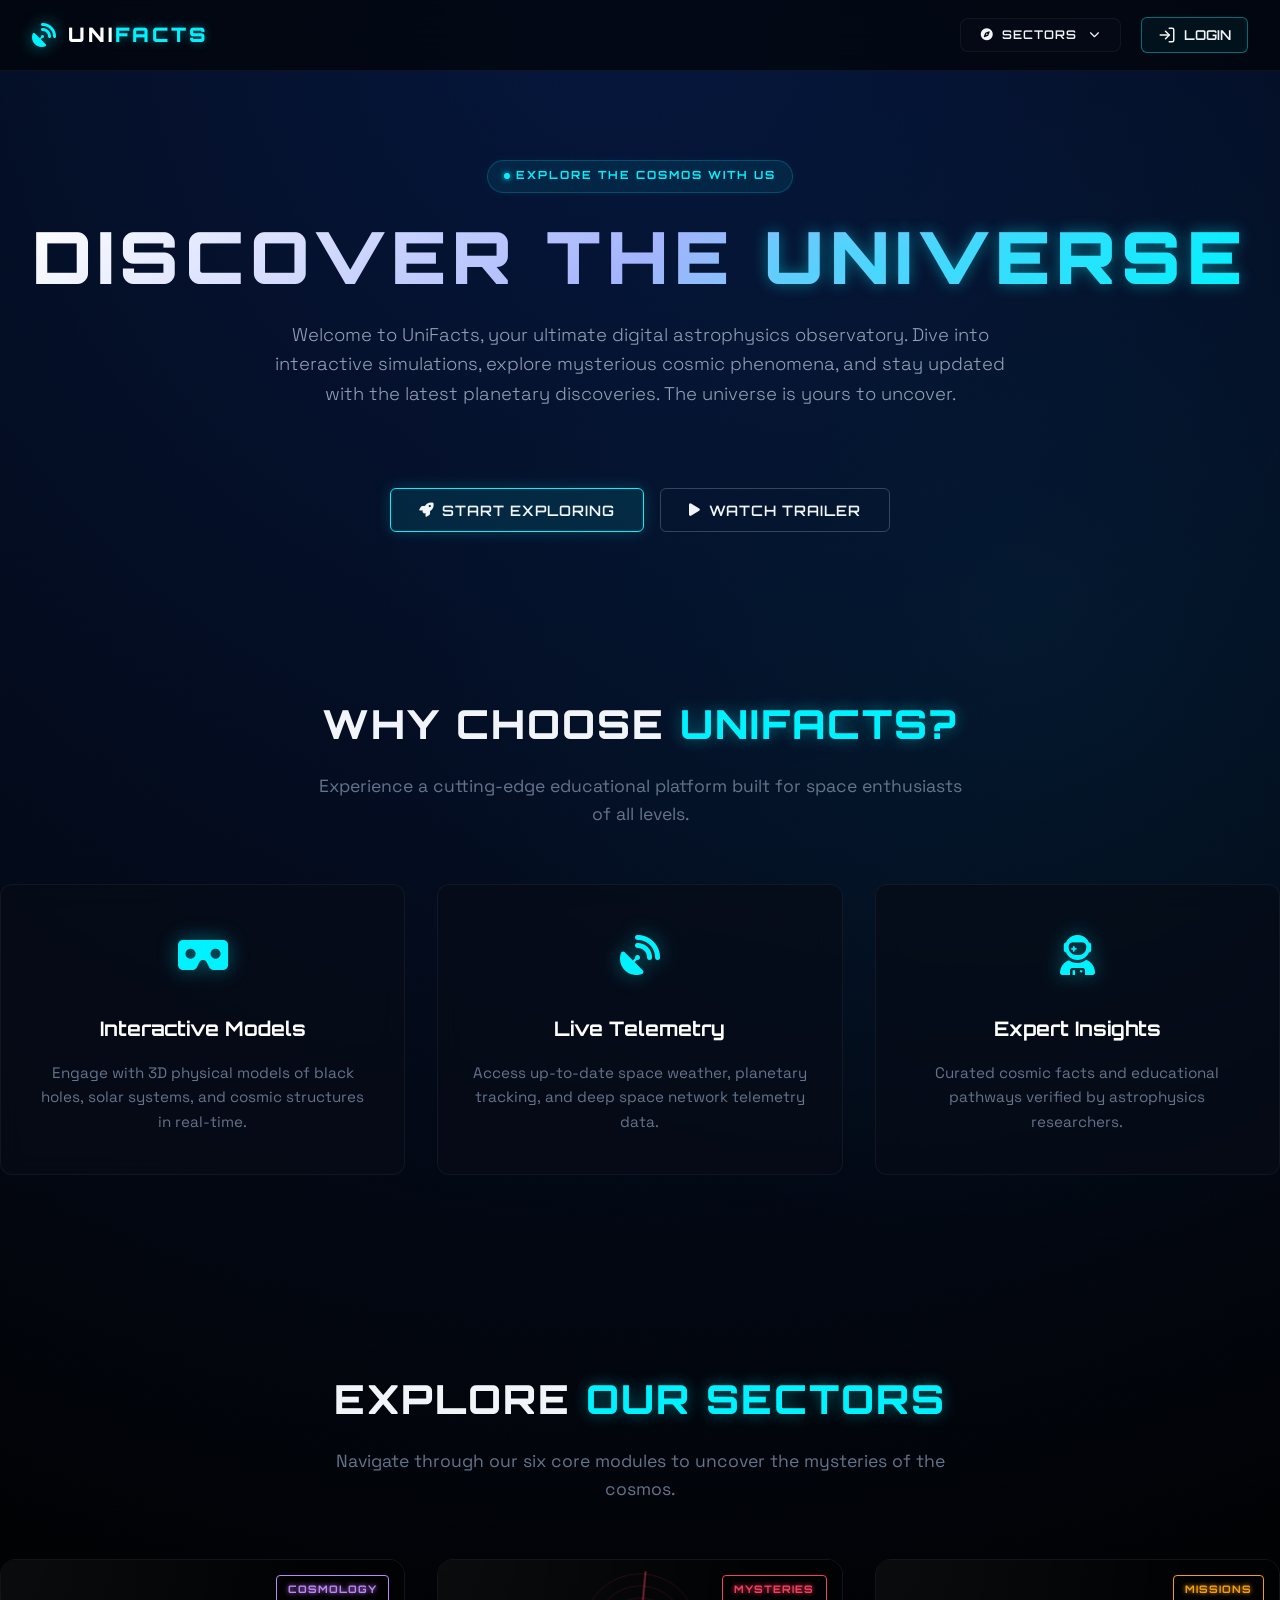
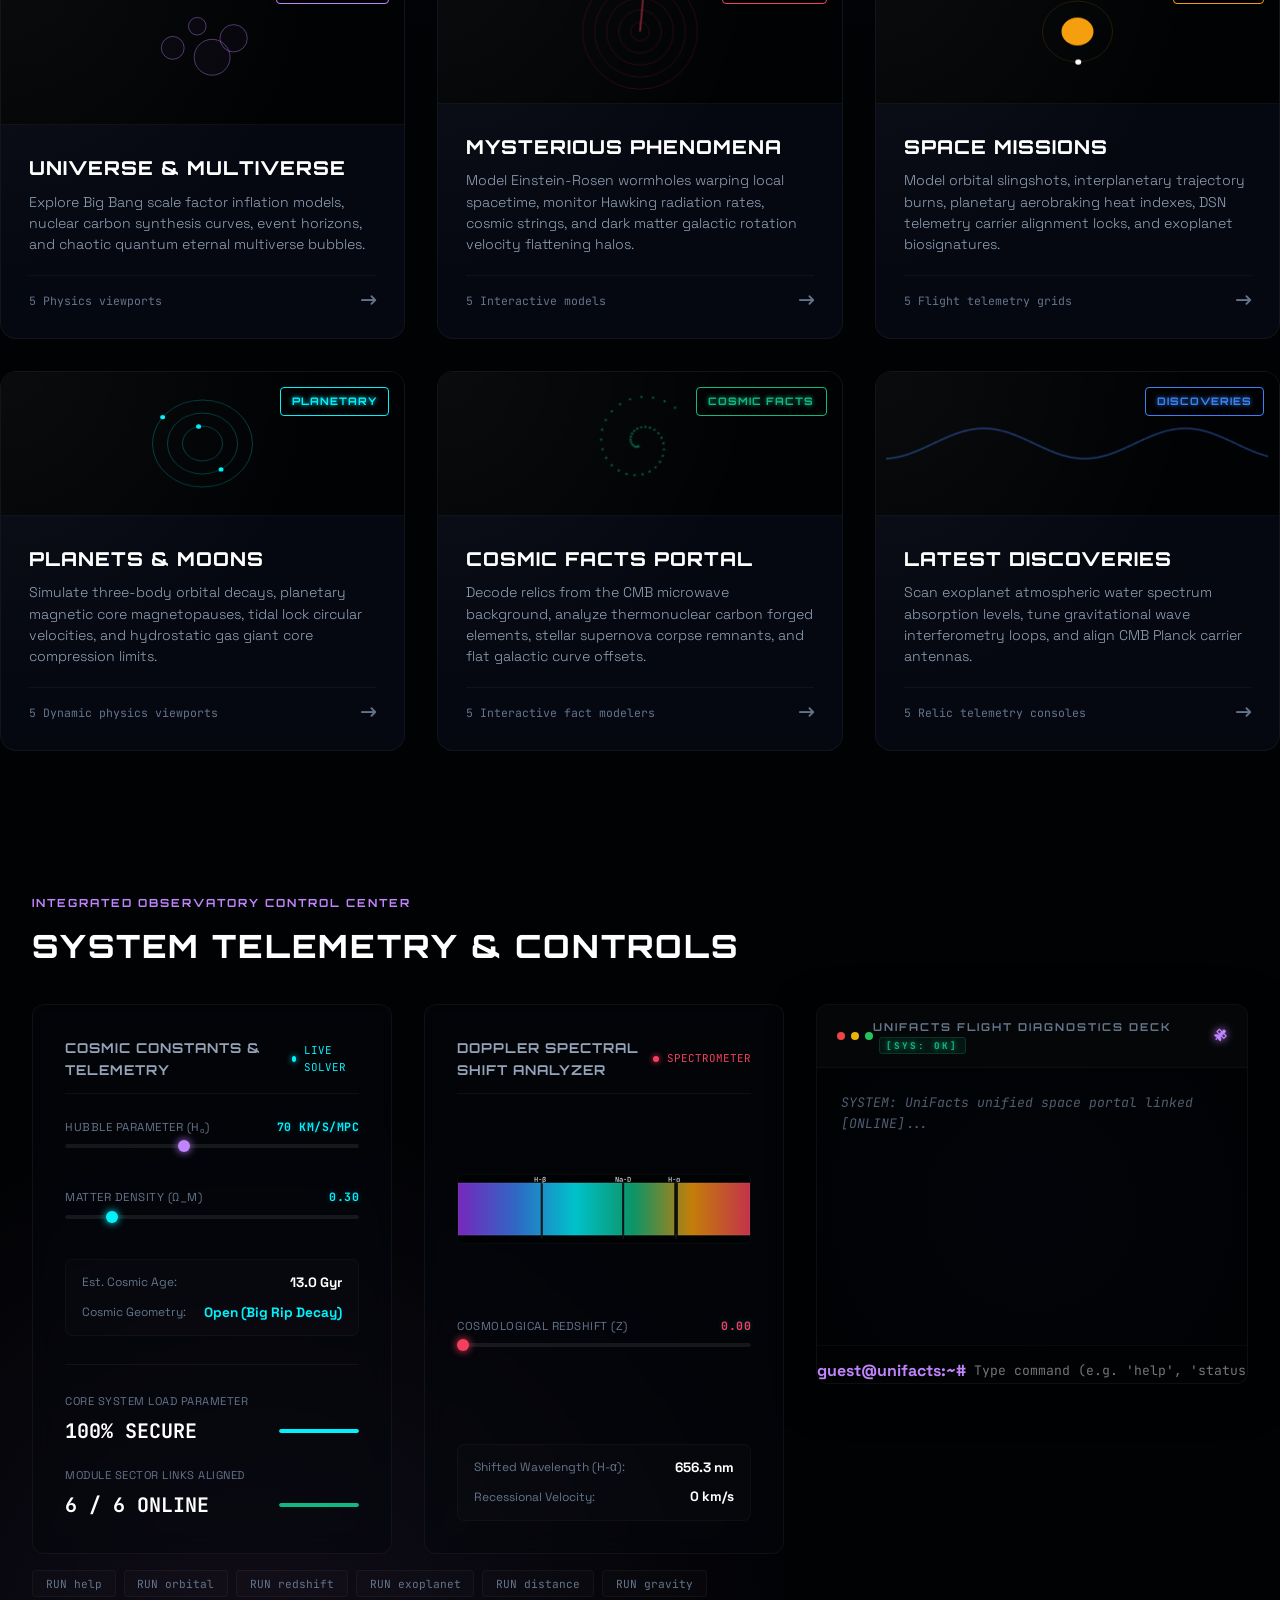
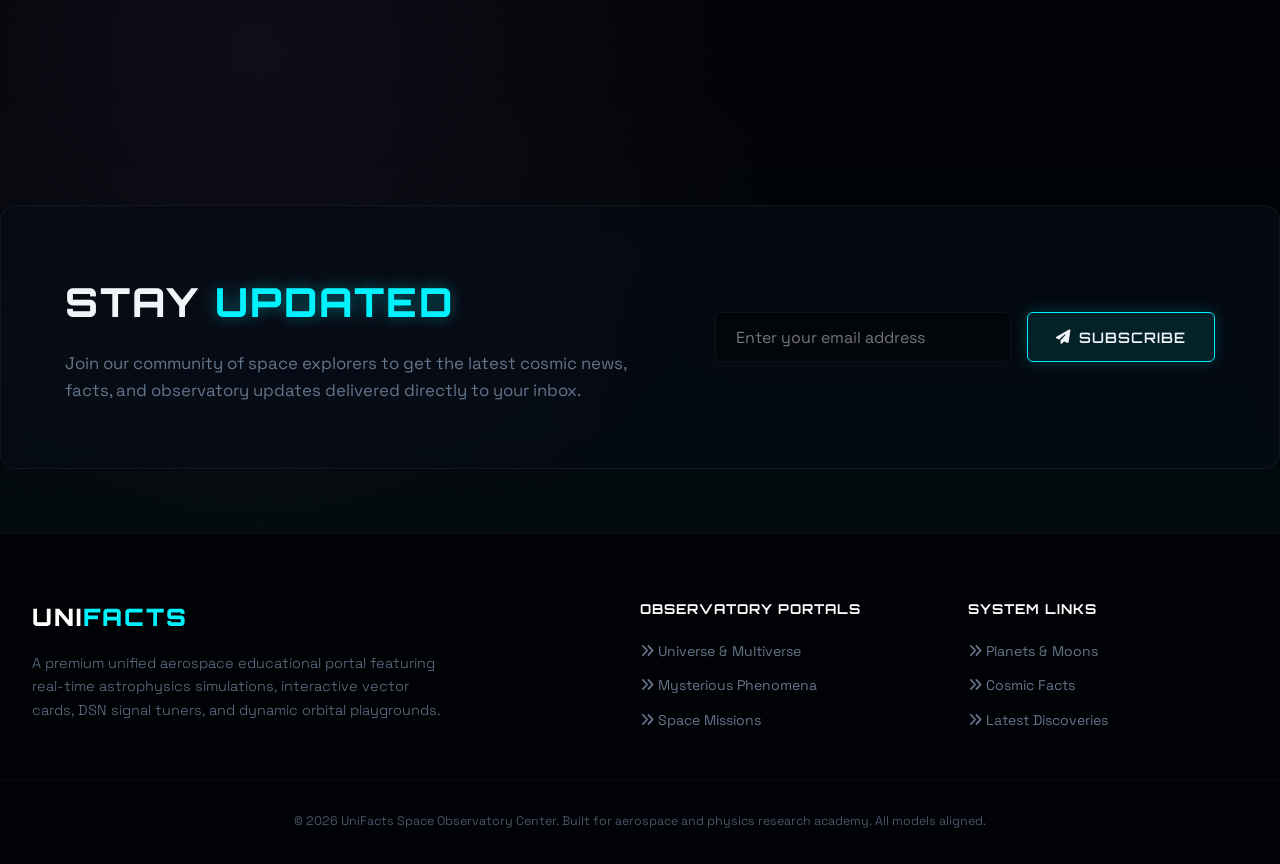
<file: index.html>
<!DOCTYPE html>
<html lang="en">
<head>
    <meta charset="UTF-8">
    <meta name="viewport" content="width=device-width, initial-scale=1.0">
    <title>UniFacts: Cosmic Observatory Hub</title>
    <!-- Google Fonts -->
    <link rel="preconnect" href="https://fonts.googleapis.com">
    <link rel="preconnect" href="https://fonts.gstatic.com" crossorigin>
    <link href="https://fonts.googleapis.com/css2?family=Orbitron:wght@400;500;700;900&family=Space+Grotesk:wght@300;400;500;600;700&family=JetBrains+Mono:wght@300;400;700&display=swap" rel="stylesheet">
    <!-- FontAwesome Premium Icons -->
    <link rel="stylesheet" href="https://cdnjs.cloudflare.com/ajax/libs/font-awesome/6.4.0/css/all.min.css">
    <!-- Custom Style -->
    <link rel="stylesheet" href="index.css">
</head>
<body>

    <!-- Stars Canvas System -->
    <canvas id="portal-background-canvas" class="portal-bg"></canvas>

    <!-- Header Panel -->
    <header class="glass-header">
        <div class="header-container">
            <a href="#" class="logo">
                <i class="fa-solid fa-satellite-dish logo-glow"></i>
                <h1>UNI<span>FACTS</span></h1>
            </a>
            <div class="header-actions">
                <!-- Sectors Dropdown -->
                <div class="sectors-dropdown-container">
                    <button class="btn-glow sectors-toggle" aria-label="Toggle Sectors Menu">
                        <i class="fa-solid fa-compass"></i> <span>Sectors</span> <i class="fa-solid fa-chevron-down" style="font-size: 0.65rem; margin-left: 4px;"></i>
                    </button>
                    <div class="sectors-dropdown-menu glass-panel" style="right: 0;">
                                <a href="#" class="active"><i class="fa-solid fa-house"></i> Hub Home</a>
                                <a href="universe.html"><i class="fa-solid fa-bahai"></i> Universe</a>
                                <a href="phenomana.html"><i class="fa-solid fa-circle-nodes"></i> Phenomena</a>
                                <a href="missions.html"><i class="fa-solid fa-rocket"></i> Missions</a>
                                <a href="planets.html"><i class="fa-solid fa-globe"></i> Planets</a>
                                <a href="facts.html"><i class="fa-solid fa-square-root-variable"></i> Cosmic Facts</a>
                                <a href="discoveries.html"><i class="fa-solid fa-satellite"></i> Discoveries</a>
                            </div>
                </div>
                <a href="login.html" class="nav-login-btn">
                    <svg width="18" height="18" viewBox="0 0 24 24" fill="none" stroke="currentColor" stroke-width="2"
                        stroke-linecap="round" stroke-linejoin="round">
                        <path d="M15 3h4a2 2 0 0 1 2 2v14a2 2 0 0 1-2 2h-4" />
                        <polyline points="10 17 15 12 10 7" />
                        <line x1="15" y1="12" x2="3" y2="12" />
                    </svg>
                    Login
                </a>
            </div>
        </div>
    </header>

    <!-- Main Hero Landing -->
    <section class="container hero-section">
        <span class="badge animate-fade-in-up">
            <span class="pulse-dot"></span>
            EXPLORE THE COSMOS WITH US
        </span>
        <h1 class="hero-title animate-fade-in-up delay-100">Discover the <span>Universe</span></h1>
        <p class="hero-subtitle animate-fade-in-up delay-200">
            Welcome to UniFacts, your ultimate digital astrophysics observatory. Dive into interactive simulations, explore mysterious cosmic phenomena, and stay updated with the latest planetary discoveries. The universe is yours to uncover.
        </p>
        <div class="hero-cta animate-fade-in-up delay-300">
            <a href="#portal-grid" class="btn-glow primary-btn animate-pulse-glow">
                <i class="fa-solid fa-rocket"></i> Start Exploring
            </a>
            <a id="watch-trailer-btn" href="#system-telemetry" class="btn-glow secondary-btn">
                <i class="fa-solid fa-play"></i> Watch Trailer
            </a>
        </div>
    </section>

    <!-- About Section / Features -->
    <section class="container features-section section-padding">
        <div class="section-header text-center">
            <h2 class="section-title">Why Choose <span>UniFacts?</span></h2>
            <p class="section-subtitle">Experience a cutting-edge educational platform built for space enthusiasts of all levels.</p>
        </div>
        <div class="features-grid">
            <a href="models.html" class="feature-card animate-fade-in-up delay-100" style="text-decoration: none; display: block;">
                <div class="feature-icon animate-float"><i class="fa-solid fa-vr-cardboard"></i></div>
                <h3>Interactive Models</h3>
                <p>Engage with 3D physical models of black holes, solar systems, and cosmic structures in real-time.</p>
            </a>
            <a href="telemetry.html" class="feature-card animate-fade-in-up delay-200" style="text-decoration: none; display: block;">
                <div class="feature-icon animate-float"><i class="fa-solid fa-satellite-dish"></i></div>
                <h3>Live Telemetry</h3>
                <p>Access up-to-date space weather, planetary tracking, and deep space network telemetry data.</p>
            </a>
            <a href="insights.html" class="feature-card animate-fade-in-up delay-300" style="text-decoration: none; display: block;">
                <div class="feature-icon animate-float"><i class="fa-solid fa-user-astronaut"></i></div>
                <h3>Expert Insights</h3>
                <p>Curated cosmic facts and educational pathways verified by astrophysics researchers.</p>
            </a>
        </div>
    </section>

    <!-- Six Core Gateway Cards Grid -->
    <section class="container portal-section section-padding" id="explore">
        <div class="section-header text-center">
            <h2 class="section-title">Explore <span>Our Sectors</span></h2>
            <p class="section-subtitle">Navigate through our six core modules to uncover the mysteries of the cosmos.</p>
        </div>
        <div class="portal-grid" id="portal-grid">
            
            <!-- Segment 1: About the Universe & Multiverse -->
            <a href="universe.html" class="portal-card" style="--glow-color: var(--clr-universe); --glow-rgb: 192, 132, 252;">
                <div class="card-top">
                    <canvas class="card-canvas" id="canvas-universe"></canvas>
                    <span class="card-badge">COSMOLOGY</span>
                </div>
                <div class="card-body">
                    <h3>Universe & Multiverse</h3>
                    <p>Explore Big Bang scale factor inflation models, nuclear carbon synthesis curves, event horizons, and chaotic quantum eternal multiverse bubbles.</p>
                    <div class="card-footer">
                        <span class="card-stats">5 Physics viewports</span>
                        <i class="fa-solid fa-arrow-right-long card-link-arrow"></i>
                    </div>
                </div>
            </a>

            <!-- Segment 2: Mysterious Phenomena -->
            <a href="phenomana.html" class="portal-card" style="--glow-color: var(--clr-phenomena); --glow-rgb: 244, 63, 94;">
                <div class="card-top">
                    <canvas class="card-canvas" id="canvas-phenomana"></canvas>
                    <span class="card-badge">MYSTERIES</span>
                </div>
                <div class="card-body">
                    <h3>Mysterious Phenomena</h3>
                    <p>Model Einstein-Rosen wormholes warping local spacetime, monitor Hawking radiation rates, cosmic strings, and dark matter galactic rotation velocity flattening halos.</p>
                    <div class="card-footer">
                        <span class="card-stats">5 Interactive models</span>
                        <i class="fa-solid fa-arrow-right-long card-link-arrow"></i>
                    </div>
                </div>
            </a>

            <!-- Segment 3: Cosmic Space Missions -->
            <a href="missions.html" class="portal-card" style="--glow-color: var(--clr-missions); --glow-rgb: 245, 158, 11;">
                <div class="card-top">
                    <canvas class="card-canvas" id="canvas-missions"></canvas>
                    <span class="card-badge">MISSIONS</span>
                </div>
                <div class="card-body">
                    <h3>Space Missions</h3>
                    <p>Model orbital slingshots, interplanetary trajectory burns, planetary aerobraking heat indexes, DSN telemetry carrier alignment locks, and exoplanet biosignatures.</p>
                    <div class="card-footer">
                        <span class="card-stats">5 Flight telemetry grids</span>
                        <i class="fa-solid fa-arrow-right-long card-link-arrow"></i>
                    </div>
                </div>
            </a>

            <!-- Segment 4: Planets & Moons System -->
            <a href="planets.html" class="portal-card" style="--glow-color: var(--clr-planets); --glow-rgb: 0, 242, 254;">
                <div class="card-top">
                    <canvas class="card-canvas" id="canvas-planets"></canvas>
                    <span class="card-badge">PLANETARY</span>
                </div>
                <div class="card-body">
                    <h3>Planets & Moons</h3>
                    <p>Simulate three-body orbital decays, planetary magnetic core magnetopauses, tidal lock circular velocities, and hydrostatic gas giant core compression limits.</p>
                    <div class="card-footer">
                        <span class="card-stats">5 Dynamic physics viewports</span>
                        <i class="fa-solid fa-arrow-right-long card-link-arrow"></i>
                    </div>
                </div>
            </a>

            <!-- Segment 5: Cosmic Facts -->
            <a href="facts.html" class="portal-card" style="--glow-color: var(--clr-facts); --glow-rgb: 16, 185, 129;">
                <div class="card-top">
                    <canvas class="card-canvas" id="canvas-facts"></canvas>
                    <span class="card-badge">COSMIC FACTS</span>
                </div>
                <div class="card-body">
                    <h3>Cosmic Facts Portal</h3>
                    <p>Decode relics from the CMB microwave background, analyze thermonuclear carbon forged elements, stellar supernova corpse remnants, and flat galactic curve offsets.</p>
                    <div class="card-footer">
                        <span class="card-stats">5 Interactive fact modelers</span>
                        <i class="fa-solid fa-arrow-right-long card-link-arrow"></i>
                    </div>
                </div>
            </a>

            <!-- Segment 6: Latest Space Discoveries -->
            <a href="discoveries.html" class="portal-card" style="--glow-color: var(--clr-discoveries); --glow-rgb: 59, 130, 246;">
                <div class="card-top">
                    <canvas class="card-canvas" id="canvas-discoveries"></canvas>
                    <span class="card-badge">DISCOVERIES</span>
                </div>
                <div class="card-body">
                    <h3>Latest Discoveries</h3>
                    <p>Scan exoplanet atmospheric water spectrum absorption levels, tune gravitational wave interferometry loops, and align CMB Planck carrier antennas.</p>
                    <div class="card-footer">
                        <span class="card-stats">5 Relic telemetry consoles</span>
                        <i class="fa-solid fa-arrow-right-long card-link-arrow"></i>
                    </div>
                </div>
            </a>

        </div>
    </section>

    <!-- Mission Control console Section -->
    <section id="system-telemetry" class="container console-section">
        <span class="console-header-badge">INTEGRATED OBSERVATORY CONTROL CENTER</span>
        <h2 class="glowing-heading">System Telemetry & Controls</h2>
        
        <div class="console-grid">
            
            <!-- Column 1: Telemetry & Constant Solver -->
            <div class="telemetry-card">
                <div class="telemetry-header">
                    <h3>COSMIC CONSTANTS & TELEMETRY</h3>
                    <div class="telemetry-active-tag">
                        <span class="telemetry-pulse"></span>
                        <span class="telemetry-status">LIVE SOLVER</span>
                    </div>
                </div>
                
                <div class="telemetry-list">
                    <div class="constant-control">
                        <div class="slider-label-row">
                            <span class="ctrl-title">Hubble Parameter (H₀)</span>
                            <span class="accent-val font-mono" id="val-h0">70 km/s/Mpc</span>
                        </div>
                        <input type="range" id="range-h0" min="50" max="100" value="70" class="neon-slider slider-purple">
                    </div>
                    
                    <div class="constant-control">
                        <div class="slider-label-row">
                            <span class="ctrl-title">Matter Density (Ω_m)</span>
                            <span class="accent-val font-mono" id="val-omega">0.30</span>
                        </div>
                        <input type="range" id="range-omega" min="1" max="200" value="30" class="neon-slider slider-cyan">
                    </div>

                    <div class="telemetry-metrics-output">
                        <div class="metric-row">
                            <span class="m-label">Est. Cosmic Age:</span>
                            <span class="m-value font-mono" id="calc-age">13.9 Gyr</span>
                        </div>
                        <div class="metric-row">
                            <span class="m-label">Cosmic Geometry:</span>
                            <span class="m-value font-mono" id="calc-geometry">Flat (Infinite Expansion)</span>
                        </div>
                    </div>

                    <div class="telemetry-divider"></div>

                    <div class="telemetry-item">
                        <div class="telemetry-label">CORE SYSTEM LOAD PARAMETER</div>
                        <div class="telemetry-value-box">
                            <span class="telemetry-value font-mono">100% SECURE</span>
                            <div class="telemetry-bar-bg"><div class="telemetry-bar" style="width: 100%; --bar-color: var(--clr-planets);"></div></div>
                        </div>
                    </div>
                    <div class="telemetry-item">
                        <div class="telemetry-label">MODULE SECTOR LINKS ALIGNED</div>
                        <div class="telemetry-value-box">
                            <span class="telemetry-value font-mono">6 / 6 ONLINE</span>
                            <div class="telemetry-bar-bg"><div class="telemetry-bar" style="width: 100%; --bar-color: var(--clr-facts);"></div></div>
                        </div>
                    </div>
                </div>
            </div>

            <!-- Column 2: Doppler Redshift Spectrum Simulator -->
            <div class="spectrum-card">
                <div class="telemetry-header">
                    <h3>DOPPLER SPECTRAL SHIFT ANALYZER</h3>
                    <div class="telemetry-active-tag">
                        <span class="telemetry-pulse" style="background: var(--clr-phenomena); box-shadow: 0 0 6px var(--clr-phenomena);"></span>
                        <span class="telemetry-status" style="color: var(--clr-phenomena);">SPECTROMETER</span>
                    </div>
                </div>
                
                <div class="spectrum-canvas-wrapper">
                    <canvas id="spectrum-canvas"></canvas>
                </div>

                <div class="constant-control" style="margin-top: 1rem;">
                    <div class="slider-label-row">
                        <span class="ctrl-title">Cosmological Redshift (z)</span>
                        <span class="accent-val font-mono" id="val-z" style="color: var(--clr-phenomena);">0.00</span>
                    </div>
                    <input type="range" id="range-z" min="0" max="400" value="0" class="neon-slider slider-magenta">
                </div>

                <div class="telemetry-metrics-output" style="margin-top: 1.25rem;">
                    <div class="metric-row">
                        <span class="m-label">Shifted Wavelength (H-α):</span>
                        <span class="m-value font-mono" id="calc-wave">656.3 nm</span>
                    </div>
                    <div class="metric-row">
                        <span class="m-label">Recessional Velocity:</span>
                        <span class="m-value font-mono" id="calc-speed">0.00 km/s</span>
                    </div>
                </div>
            </div>

            <!-- Terminal box -->
            <div class="terminal-wrapper">
                <div class="terminal-top-bar">
                    <div class="terminal-dots">
                        <span class="t-dot red"></span>
                        <span class="t-dot yellow"></span>
                        <span class="t-dot green"></span>
                    </div>
                    <span class="terminal-title">UNIFACTS FLIGHT DIAGNOSTICS DECK <span id="terminal-ticker" class="ticker-active">[SYS: OK]</span></span>
                    <i class="fa-solid fa-satellite terminal-status-icon"></i>
                </div>
                <div class="terminal-screen" id="terminal-screen">
                    <!-- Controlled by Javascript -->
                </div>
                
                <div class="terminal-input-line">
                    <span class="term-prompt">guest@unifacts:~#</span>
                    <input type="text" id="terminal-input" class="terminal-cmd-input" placeholder="Type command (e.g. 'help', 'status', 'scan') and press Enter..." autocomplete="off">
                </div>
            </div>

        </div>

        <!-- Quick diagnostics links tags block -->
        <div class="quick-cmds-box">
            <button class="quick-cmd-btn" onclick="runQuickCommand('help')">RUN help</button>
            <button class="quick-cmd-btn" onclick="runQuickCommand('orbital')">RUN orbital</button>
            <button class="quick-cmd-btn" onclick="runQuickCommand('redshift')">RUN redshift</button>
            <button class="quick-cmd-btn" onclick="runQuickCommand('exoplanet')">RUN exoplanet</button>
            <button class="quick-cmd-btn" onclick="runQuickCommand('distance')">RUN distance</button>
            <button class="quick-cmd-btn" onclick="runQuickCommand('gravity')">RUN gravity</button>
        </div>
    </section>

    <!-- Newsletter Section -->
    <section class="newsletter-section section-padding">
        <div class="container newsletter-container animate-fade-in-up delay-100 scanline-effect">
            <div class="newsletter-content">
                <h2 class="section-title">Stay <span>Updated</span></h2>
                <p>Join our community of space explorers to get the latest cosmic news, facts, and observatory updates delivered directly to your inbox.</p>
            </div>
            <form class="newsletter-form" onsubmit="event.preventDefault();">
                <input type="email" placeholder="Enter your email address" required class="newsletter-input">
                <button type="submit" class="btn-glow primary-btn"><i class="fa-solid fa-paper-plane"></i> Subscribe</button>
            </form>
        </div>
    </section>

    <!-- Footer -->
    <footer class="footer">
        <div class="container footer-grid">
            <div class="footer-brand">
                <h2>UNI<span>FACTS</span></h2>
                <p>A premium unified aerospace educational portal featuring real-time astrophysics simulations, interactive vector cards, DSN signal tuners, and dynamic orbital playgrounds.</p>
            </div>
            <div class="footer-links">
                <h4>Observatory Portals</h4>
                <a href="universe.html"><i class="fa-solid fa-angles-right"></i> Universe & Multiverse</a>
                <a href="phenomana.html"><i class="fa-solid fa-angles-right"></i> Mysterious Phenomena</a>
                <a href="missions.html"><i class="fa-solid fa-angles-right"></i> Space Missions</a>
            </div>
            <div class="footer-links">
                <h4>System Links</h4>
                <a href="planets.html"><i class="fa-solid fa-angles-right"></i> Planets & Moons</a>
                <a href="facts.html"><i class="fa-solid fa-angles-right"></i> Cosmic Facts</a>
                <a href="discoveries.html"><i class="fa-solid fa-angles-right"></i> Latest Discoveries</a>
            </div>
        </div>
        <div class="container footer-meta">
            <p>&copy; 2026 UniFacts Space Observatory Center. Built for aerospace and physics research academy. All models aligned.</p>
        </div>
    </footer>

    <!-- Custom Portal Script -->
    <script src="index.js"></script>
</body>
</html>
</file>
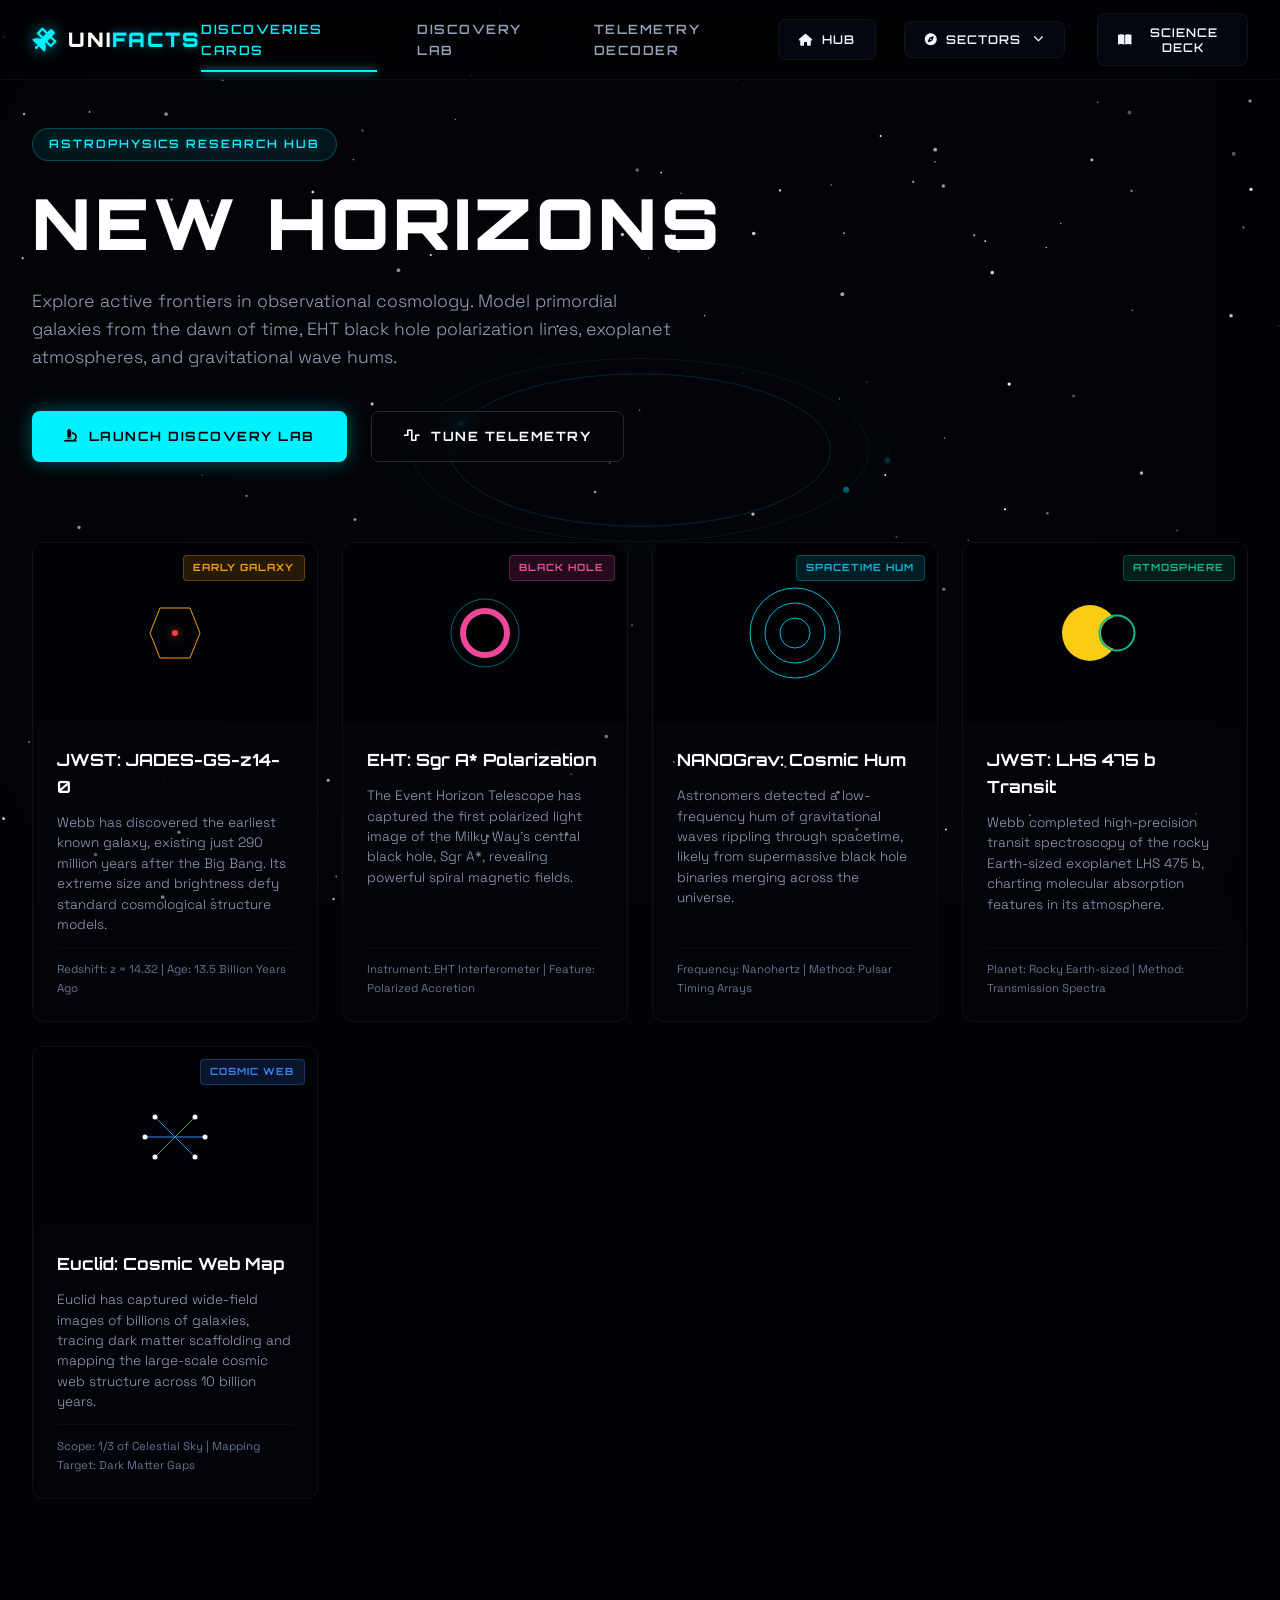
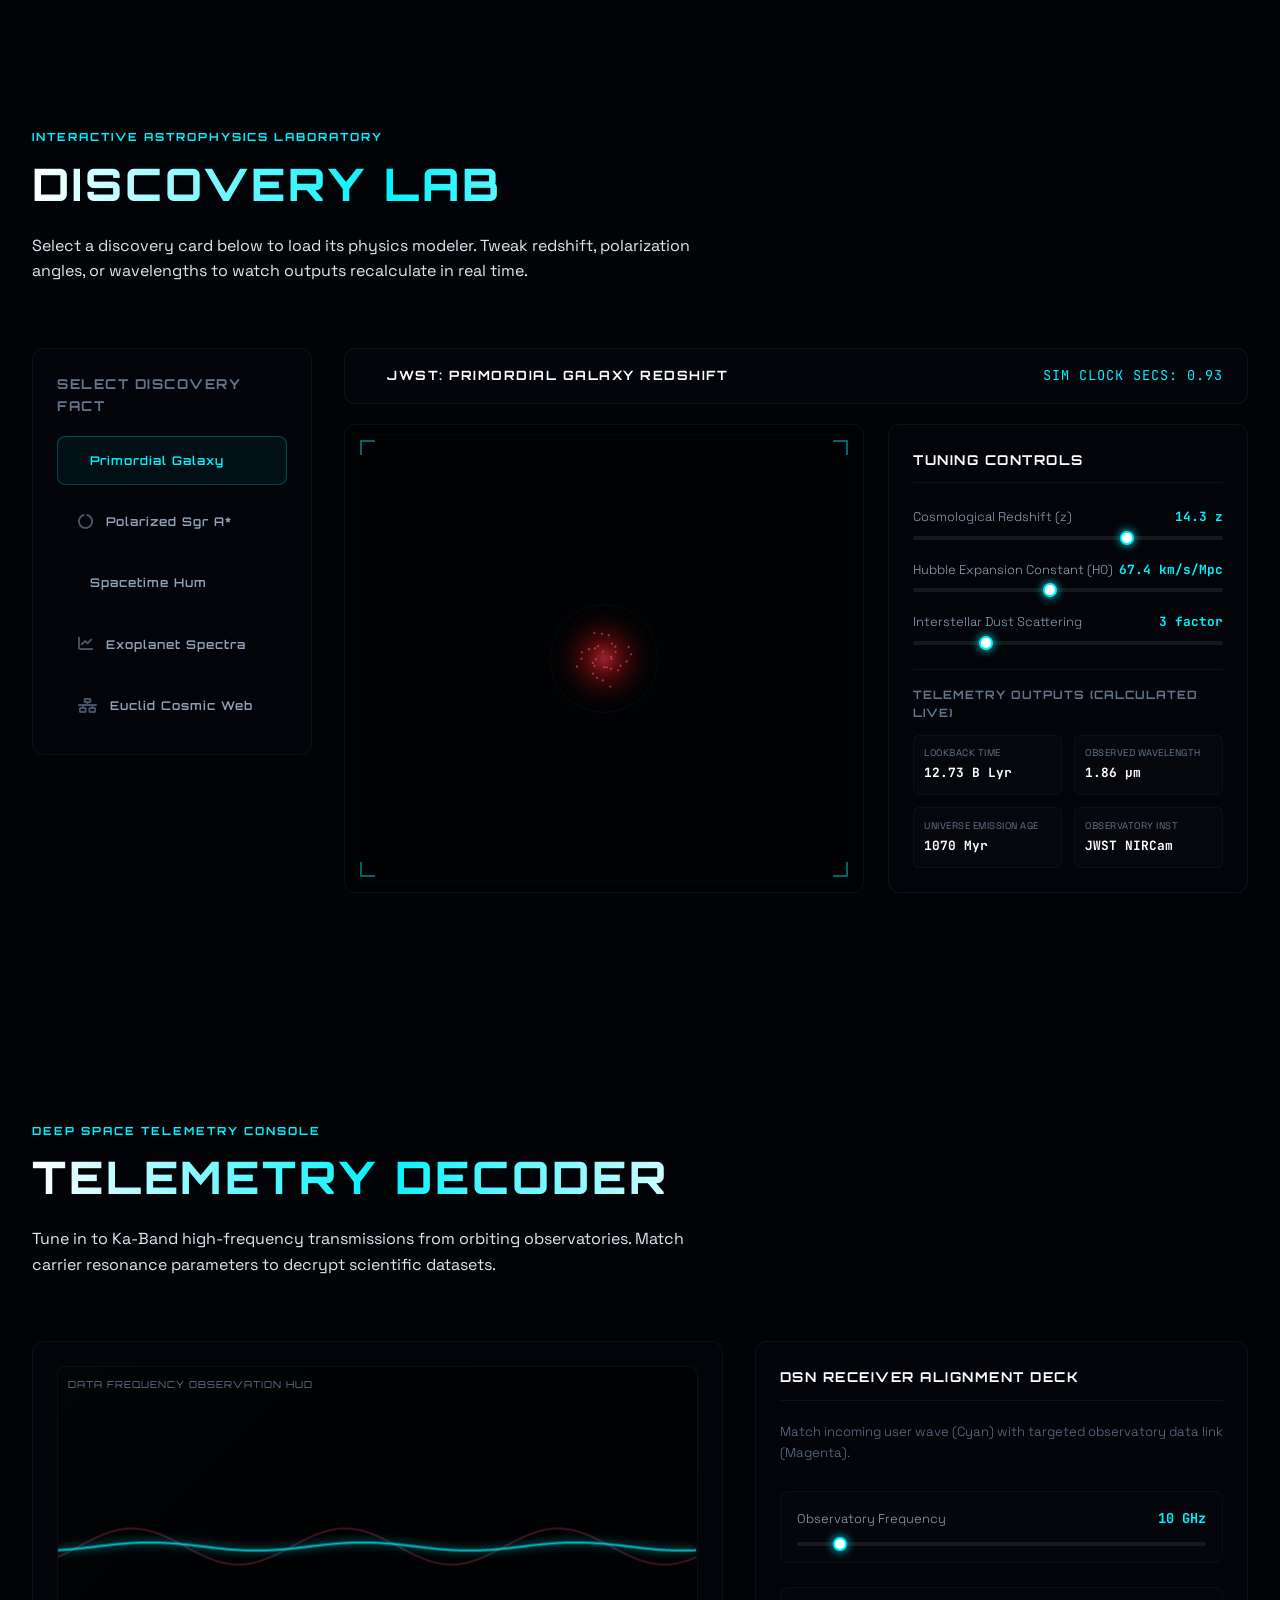
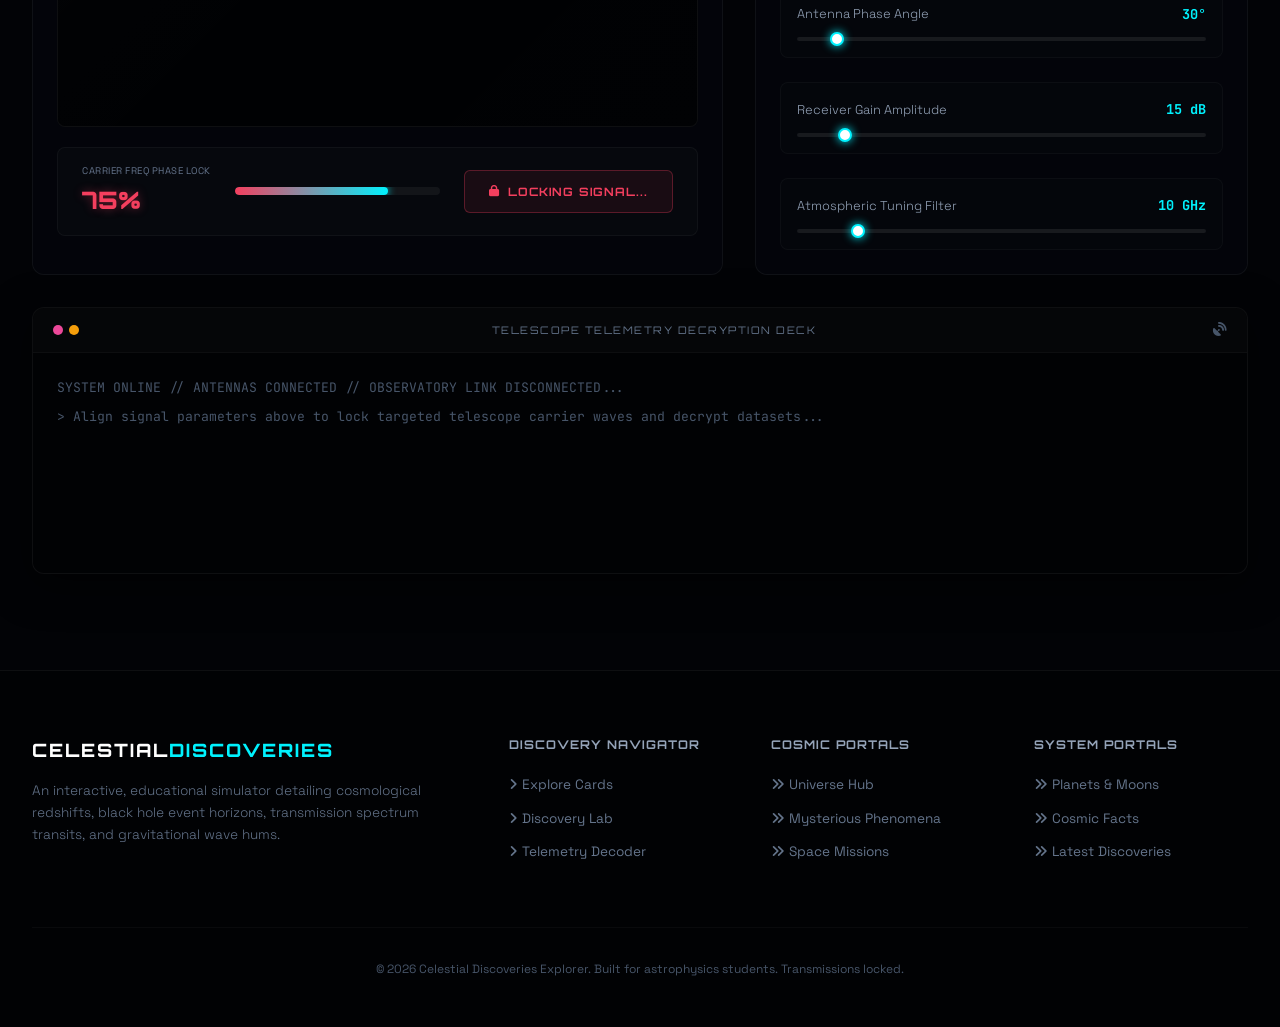
<file: discoveries.html>
<!DOCTYPE html>
<html lang="en">
<head>
    <meta charset="UTF-8">
    <meta name="viewport" content="width=device-width, initial-scale=1.0">
    <title>UniFacts: Latest Discoveries</title>
    <!-- Google Fonts -->
    <link rel="preconnect" href="https://fonts.googleapis.com">
    <link rel="preconnect" href="https://fonts.gstatic.com" crossorigin>
    <link href="https://fonts.googleapis.com/css2?family=Orbitron:wght@400;500;700;900&family=Space+Grotesk:wght@300;400;500;600;700&family=JetBrains+Mono:wght@300;400;700&display=swap" rel="stylesheet">
    <!-- FontAwesome for Premium Icons -->
    <link rel="stylesheet" href="https://cdnjs.cloudflare.com/ajax/libs/font-awesome/6.4.0/css/all.min.css">
    <!-- Custom Stylesheet -->
    <link rel="stylesheet" href="discoveries.css">
</head>
<body>

    <!-- Background Space Canvas System -->
    <canvas id="universe-background" class="universe-bg"></canvas>

    <!-- Global Glowing Header -->
    <header class="glass-header">
        <div class="header-container">
            <a href="index.html" class="logo">
                <i class="fa-solid fa-satellite logo-glow"></i>
                <h1>UNI<span>FACTS</span></h1>
            </a>
            <nav class="nav-links">
                <a href="#origin" class="active">Discoveries Cards</a>
                <a href="#playground">Discovery Lab</a>
                <a href="#comms-link">Telemetry Decoder</a>
            </nav>
            <div class="header-actions">
                <!-- Home Button -->
                <a href="index.html" class="btn-glow btn-home" title="Return to Hub Home" style="margin-right: 8px;">
                    <i class="fa-solid fa-house"></i>
                    <span>Hub</span>
                </a>
                <!-- Sectors Dropdown -->
                <div class="sectors-dropdown-container" style="margin-right: 12px;">
                    <button class="btn-glow sectors-toggle" aria-label="Toggle Sectors Menu">
                        <i class="fa-solid fa-compass"></i> <span>Sectors</span> <i class="fa-solid fa-chevron-down" style="font-size: 0.65rem; margin-left: 4px;"></i>
                    </button>
                    <div class="sectors-dropdown-menu glass-panel">
                        <a href="index.html"><i class="fa-solid fa-house"></i> Hub Home</a>
                        <a href="universe.html"><i class="fa-solid fa-bahai"></i> Universe</a>
                        <a href="phenomana.html"><i class="fa-solid fa-circle-nodes"></i> Phenomena</a>
                        <a href="missions.html"><i class="fa-solid fa-rocket"></i> Missions</a>
                        <a href="planets.html"><i class="fa-solid fa-globe"></i> Planets</a>
                        <a href="facts.html"><i class="fa-solid fa-square-root-variable"></i> Cosmic Facts</a>
                        <a href="#" class="active"><i class="fa-solid fa-satellite"></i> Discoveries</a>
                    </div>
                </div>
                <button id="student-toggle" class="btn-glow btn-student" title="Launch Science Deck">
                    <i class="fa-solid fa-book-open"></i>
                    <span>Science Deck</span>
                </button>
            </div>
        </div>
    </header>

    <!-- Hero / Origin Section -->
    <section id="origin" class="section-padding origin-hero">
        <div class="container">
            <div class="hero-content">
                <span class="badge">ASTROPHYSICS RESEARCH HUB</span>
                <h1 class="glitch-title" data-text="NEW HORIZONS">NEW HORIZONS</h1>
                <p class="hero-subtitle">
                    Explore active frontiers in observational cosmology. Model primordial galaxies from the dawn of time, EHT black hole polarization lines, exoplanet atmospheres, and gravitational wave hums.
                </p>
                <div class="hero-actions">
                    <a href="#playground" class="btn-primary">
                        <i class="fa-solid fa-microscope"></i> Launch Discovery Lab
                    </a>
                    <a href="#comms-link" class="btn-secondary">
                        <i class="fa-solid fa-wave-square"></i> Tune Telemetry
                    </a>
                </div>
            </div>

            <!-- Discoveries Fact Cards Grid -->
            <div class="mission-grid">
                <!-- Discovery 1: JADES-GS-z14-0 -->
                <div class="mission-card" onclick="selectFactDirectly(0)">
                    <div class="card-image-box">
                        <canvas class="card-vector-canvas" id="canvas-card-galaxy"></canvas>
                        <span class="card-tag tag-galaxy">EARLY GALAXY</span>
                    </div>
                    <div class="card-content">
                        <h3>JWST: JADES-GS-z14-0</h3>
                        <p>Webb has discovered the earliest known galaxy, existing just 290 million years after the Big Bang. Its extreme size and brightness defy standard cosmological structure models.</p>
                        <span class="card-meta">Redshift: z = 14.32 | Age: 13.5 Billion Years Ago</span>
                    </div>
                </div>

                <!-- Discovery 2: Sgr A* Magnetic Fields -->
                <div class="mission-card" onclick="selectFactDirectly(1)">
                    <div class="card-image-box">
                        <canvas class="card-vector-canvas" id="canvas-card-eht"></canvas>
                        <span class="card-tag tag-eht">BLACK HOLE</span>
                    </div>
                    <div class="card-content">
                        <h3>EHT: Sgr A* Polarization</h3>
                        <p>The Event Horizon Telescope has captured the first polarized light image of the Milky Way's central black hole, Sgr A*, revealing powerful spiral magnetic fields.</p>
                        <span class="card-meta">Instrument: EHT Interferometer | Feature: Polarized Accretion</span>
                    </div>
                </div>

                <!-- Discovery 3: NANOGrav Gravitational Waves -->
                <div class="mission-card" onclick="selectFactDirectly(2)">
                    <div class="card-image-box">
                        <canvas class="card-vector-canvas" id="canvas-card-waves"></canvas>
                        <span class="card-tag tag-waves">SPACETIME HUM</span>
                    </div>
                    <div class="card-content">
                        <h3>NANOGrav: Cosmic Hum</h3>
                        <p>Astronomers detected a low-frequency hum of gravitational waves rippling through spacetime, likely from supermassive black hole binaries merging across the universe.</p>
                        <span class="card-meta">Frequency: Nanohertz | Method: Pulsar Timing Arrays</span>
                    </div>
                </div>

                <!-- Discovery 4: Exoplanet Spectroscopy -->
                <div class="mission-card" onclick="selectFactDirectly(3)">
                    <div class="card-image-box">
                        <canvas class="card-vector-canvas" id="canvas-card-exoplanet"></canvas>
                        <span class="card-tag tag-exoplanet">ATMOSPHERE</span>
                    </div>
                    <div class="card-content">
                        <h3>JWST: LHS 475 b Transit</h3>
                        <p>Webb completed high-precision transit spectroscopy of the rocky Earth-sized exoplanet LHS 475 b, charting molecular absorption features in its atmosphere.</p>
                        <span class="card-meta">Planet: Rocky Earth-sized | Method: Transmission Spectra</span>
                    </div>
                </div>

                <!-- Discovery 5: Euclid Space Telescope -->
                <div class="mission-card" onclick="selectFactDirectly(4)">
                    <div class="card-image-box">
                        <canvas class="card-vector-canvas" id="canvas-card-euclid"></canvas>
                        <span class="card-tag tag-euclid">COSMIC WEB</span>
                    </div>
                    <div class="card-content">
                        <h3>Euclid: Cosmic Web Map</h3>
                        <p>Euclid has captured wide-field images of billions of galaxies, tracing dark matter scaffolding and mapping the large-scale cosmic web structure across 10 billion years.</p>
                        <span class="card-meta">Scope: 1/3 of Celestial Sky | Mapping Target: Dark Matter Gaps</span>
                    </div>
                </div>
            </div>
        </div>
    </section>

    <!-- Interactive Simulator Section -->
    <section id="playground" class="section-padding simulator-section">
        <div class="container">
            <div class="section-header">
                <span class="section-badge">INTERACTIVE ASTROPHYSICS LABORATORY</span>
                <h2 class="glowing-heading">Discovery Lab</h2>
                <p>Select a discovery card below to load its physics modeler. Tweak redshift, polarization angles, or wavelengths to watch outputs recalculate in real time.</p>
            </div>

            <div class="simulator-wrapper">
                <!-- Selectors Sidebar -->
                <div class="selector-sidebar">
                    <h3>SELECT DISCOVERY FACT</h3>
                    <div class="selector-list">
                        <button class="selector-btn active" onclick="selectFact(0)">
                            <i class="fa-solid fa-galaxy"></i> Primordial Galaxy
                        </button>
                        <button class="selector-btn" onclick="selectFact(1)">
                            <i class="fa-solid fa-circle-notch"></i> Polarized Sgr A*
                        </button>
                        <button class="selector-btn" onclick="selectFact(2)">
                            <i class="fa-solid fa-wave-sine"></i> Spacetime Hum
                        </button>
                        <button class="selector-btn" onclick="selectFact(3)">
                            <i class="fa-solid fa-chart-line"></i> Exoplanet Spectra
                        </button>
                        <button class="selector-btn" onclick="selectFact(4)">
                            <i class="fa-solid fa-network-wired"></i> Euclid Cosmic Web
                        </button>
                    </div>
                </div>

                <!-- Core Laboratory Viewport -->
                <div class="simulator-main">
                    <div class="simulator-header-ops">
                        <div class="telemetry-online-tag">
                            <span class="pulse-dot"></span>
                            <span id="active-fact-title">JWST PRIMORDIAL GALAXY REDSHIFT MODEL</span>
                        </div>
                        <div class="hud-timer">SIM CLOCK SECS: <span id="ops-clock">000.00</span></div>
                    </div>

                    <div class="viewport-hud-layout">
                        <!-- Canvas Screen Frame -->
                        <div class="viewport-frame">
                            <canvas id="fact-canvas"></canvas>
                            <!-- High-Tech Target Crosshair Overlays -->
                            <div class="viewport-overlay-corner top-left"></div>
                            <div class="viewport-overlay-corner top-right"></div>
                            <div class="viewport-overlay-corner bottom-left"></div>
                            <div class="viewport-overlay-corner bottom-right"></div>
                        </div>

                        <!-- Parameter Tuning Controls Dashboard -->
                        <div class="controls-card">
                            <h3>TUNING CONTROLS</h3>
                            
                            <div id="dynamic-controls-container" class="sliders-list">
                                <!-- Generated Dynamically in Javascript -->
                            </div>

                            <!-- Realtime HUD Calculations Deck -->
                            <div class="hud-stats-box">
                                <h4>TELEMETRY OUTPUTS (CALCULATED LIVE)</h4>
                                <div class="hud-stats-grid" id="hud-readouts-container">
                                    <!-- Populated Dynamically in JS -->
                                </div>
                            </div>
                        </div>
                    </div>
                </div>
            </div>
        </div>
    </section>

    <!-- Deep Space Network Comms Linker Section (Telemetry Decoder) -->
    <section id="comms-link" class="section-padding comms-section">
        <div class="container">
            <div class="section-header">
                <span class="section-badge">DEEP SPACE TELEMETRY CONSOLE</span>
                <h2 class="glowing-heading">Telemetry Decoder</h2>
                <p>Tune in to Ka-Band high-frequency transmissions from orbiting observatories. Match carrier resonance parameters to decrypt scientific datasets.</p>
            </div>

            <div class="comms-box">
                <!-- Dual Oscilloscope Screen Panel -->
                <div class="oscilloscope-hud">
                    <div class="oscilloscope-screen-box">
                        <span class="oscilloscope-label">DATA FREQUENCY OBSERVATION HUD</span>
                        <canvas id="dsn-canvas"></canvas>
                        <div class="screen-glare"></div>
                    </div>

                    <!-- Alignment Locking Telemetry Panel -->
                    <div class="tuning-lock-deck">
                        <div class="lock-metric-box">
                            <span class="metric-label">CARRIER FREQ PHASE LOCK</span>
                            <div class="metric-value" id="lock-percent">0%</div>
                        </div>
                        <div class="alignment-bar-container">
                            <div class="alignment-bar" id="lock-progress" style="width: 0%"></div>
                        </div>
                        <button id="comms-decrypt-btn" class="btn-lock" disabled>
                            <i class="fa-solid fa-lock"></i> SIGNAL UNLOCKED
                        </button>
                    </div>
                </div>

                <!-- Signal Dials Control Grid -->
                <div class="dials-grid-panel">
                    <h3>DSN RECEIVER ALIGNMENT DECK</h3>
                    <p class="tuner-instruction">Match incoming user wave (Cyan) with targeted observatory data link (Magenta).</p>
                    
                    <div class="dials-controls">
                        <!-- Frequency Dial -->
                        <div class="dial-card">
                            <div class="dial-header">
                                <span class="dial-label">Observatory Frequency</span>
                                <span class="dial-value" id="dial-val-freq">10 GHz</span>
                            </div>
                            <input type="range" id="dial-freq" min="5" max="60" value="10" class="neon-slider">
                        </div>

                        <!-- Phase Dial -->
                        <div class="dial-card">
                            <div class="dial-header">
                                <span class="dial-label">Antenna Phase Angle</span>
                                <span class="dial-value" id="dial-val-phase">30°</span>
                            </div>
                            <input type="range" id="dial-phase" min="0" max="360" value="30" class="neon-slider">
                        </div>

                        <!-- Gain Dial -->
                        <div class="dial-card">
                            <div class="dial-header">
                                <span class="dial-label">Receiver Gain Amplitude</span>
                                <span class="dial-value" id="dial-val-gain">15 dB</span>
                            </div>
                            <input type="range" id="dial-gain" min="5" max="100" value="15" class="neon-slider">
                        </div>

                        <!-- Azimuth Dial -->
                        <div class="dial-card">
                            <div class="dial-header">
                                <span class="dial-label">Atmospheric Tuning Filter</span>
                                <span class="dial-value" id="dial-val-azimuth">10 GHz</span>
                            </div>
                            <input type="range" id="dial-azimuth" min="2" max="60" value="10" class="neon-slider">
                        </div>
                    </div>
                </div>
            </div>

            <!-- Glowing Retro Scientific Decrypted Transcript Logs -->
            <div class="terminal-deck-wrapper" id="terminal-wrapper">
                <div class="terminal-header">
                    <div class="terminal-dots">
                        <span class="t-dot red"></span>
                        <span class="t-dot yellow"></span>
                        <span class="t-dot green"></span>
                    </div>
                    <span class="terminal-title">TELESCOPE TELEMETRY DECRYPTION DECK</span>
                    <i class="fa-solid fa-satellite-dish terminal-status-icon"></i>
                </div>
                <div class="terminal-screen" id="decrypted-screen">
                    <p class="term-dim">SYSTEM ONLINE // ANTENNAS CONNECTED // OBSERVATORY LINK DISCONNECTED...</p>
                    <p class="term-dim">> Align signal parameters above to lock targeted telescope carrier waves and decrypt datasets...</p>
                </div>
            </div>
        </div>
    </section>

    <!-- Floating Sliding Manual / Study Drawer -->
    <div id="student-drawer" class="student-drawer">
        <div class="drawer-header">
            <div class="drawer-title">
                <i class="fa-solid fa-user-astronaut"></i>
                <h2>SCIENCE MANUAL</h2>
            </div>
            <button id="drawer-close" class="drawer-close-btn">
                <i class="fa-solid fa-xmark"></i>
            </button>
        </div>

        <div class="drawer-tabs">
            <button id="tab-btn-science" class="drawer-tab-btn active" onclick="switchDrawerTab(0)">
                <i class="fa-solid fa-book-atlas"></i>
                <span>Cosmology & Math</span>
            </button>
            <button id="tab-btn-code" class="drawer-tab-btn" onclick="switchDrawerTab(1)">
                <i class="fa-solid fa-code"></i>
                <span>Canvas Math</span>
            </button>
            <button id="tab-btn-inspector" class="drawer-tab-btn" onclick="switchDrawerTab(2)">
                <i class="fa-solid fa-laptop-code"></i>
                <span>State Debugger</span>
            </button>
        </div>

        <div class="drawer-body">
            <!-- Science Content Tab -->
            <div id="drawer-tab-science" class="drawer-tab-content active">
                <!-- Loaded Dynamically -->
            </div>

            <!-- Canvas Code Breakdown Tab -->
            <div id="drawer-tab-code" class="drawer-tab-content">
                <!-- Loaded Dynamically -->
            </div>

            <!-- State Debugger Live Inspection Tab -->
            <div id="drawer-tab-inspector" class="drawer-tab-content">
                <h3>🔍 Telemetry Inspector</h3>
                <p>This console outputs dynamic variables within the global JavaScript <code>state</code> structure in real time as sliders shift.</p>
                <div class="inspector-card">
                    <h4>GLOBAL STATE CONSTANTS</h4>
                    <pre id="inspect-state" class="inspector-json">Initializing feeds...</pre>
                </div>
            </div>
        </div>
    </div>

    <!-- Global Footer -->
    <footer class="footer">
        <div class="container footer-grid">
            <div class="footer-brand">
                <h2>CELESTIAL<span>DISCOVERIES</span></h2>
                <p>An interactive, educational simulator detailing cosmological redshifts, black hole event horizons, transmission spectrum transits, and gravitational wave hums.</p>
            </div>
            <div class="footer-links">
                <h4>Discovery Navigator</h4>
                <a href="#origin"><i class="fa-solid fa-angle-right"></i> Explore Cards</a>
                <a href="#playground"><i class="fa-solid fa-angle-right"></i> Discovery Lab</a>
                <a href="#comms-link"><i class="fa-solid fa-angle-right"></i> Telemetry Decoder</a>
            </div>
            <div class="footer-links">
                <h4>Cosmic Portals</h4>
                <a href="universe.html"><i class="fa-solid fa-angles-right"></i> Universe Hub</a>
                <a href="phenomana.html"><i class="fa-solid fa-angles-right"></i> Mysterious Phenomena</a>
                <a href="missions.html"><i class="fa-solid fa-angles-right"></i> Space Missions</a>
            </div>
            <div class="footer-links">
                <h4>System Portals</h4>
                <a href="planets.html"><i class="fa-solid fa-angles-right"></i> Planets & Moons</a>
                <a href="facts.html"><i class="fa-solid fa-angles-right"></i> Cosmic Facts</a>
                <a href="discoveries.html" class="active"><i class="fa-solid fa-angles-right"></i> Latest Discoveries</a>
            </div>
            <div class="footer-meta">
                <p>&copy; 2026 Celestial Discoveries Explorer. Built for astrophysics students. Transmissions locked.</p>
            </div>
        </div>
    </footer>

    <!-- Custom Script JS -->
    <script src="discoveries.js"></script>
</body>
</html>
</file>
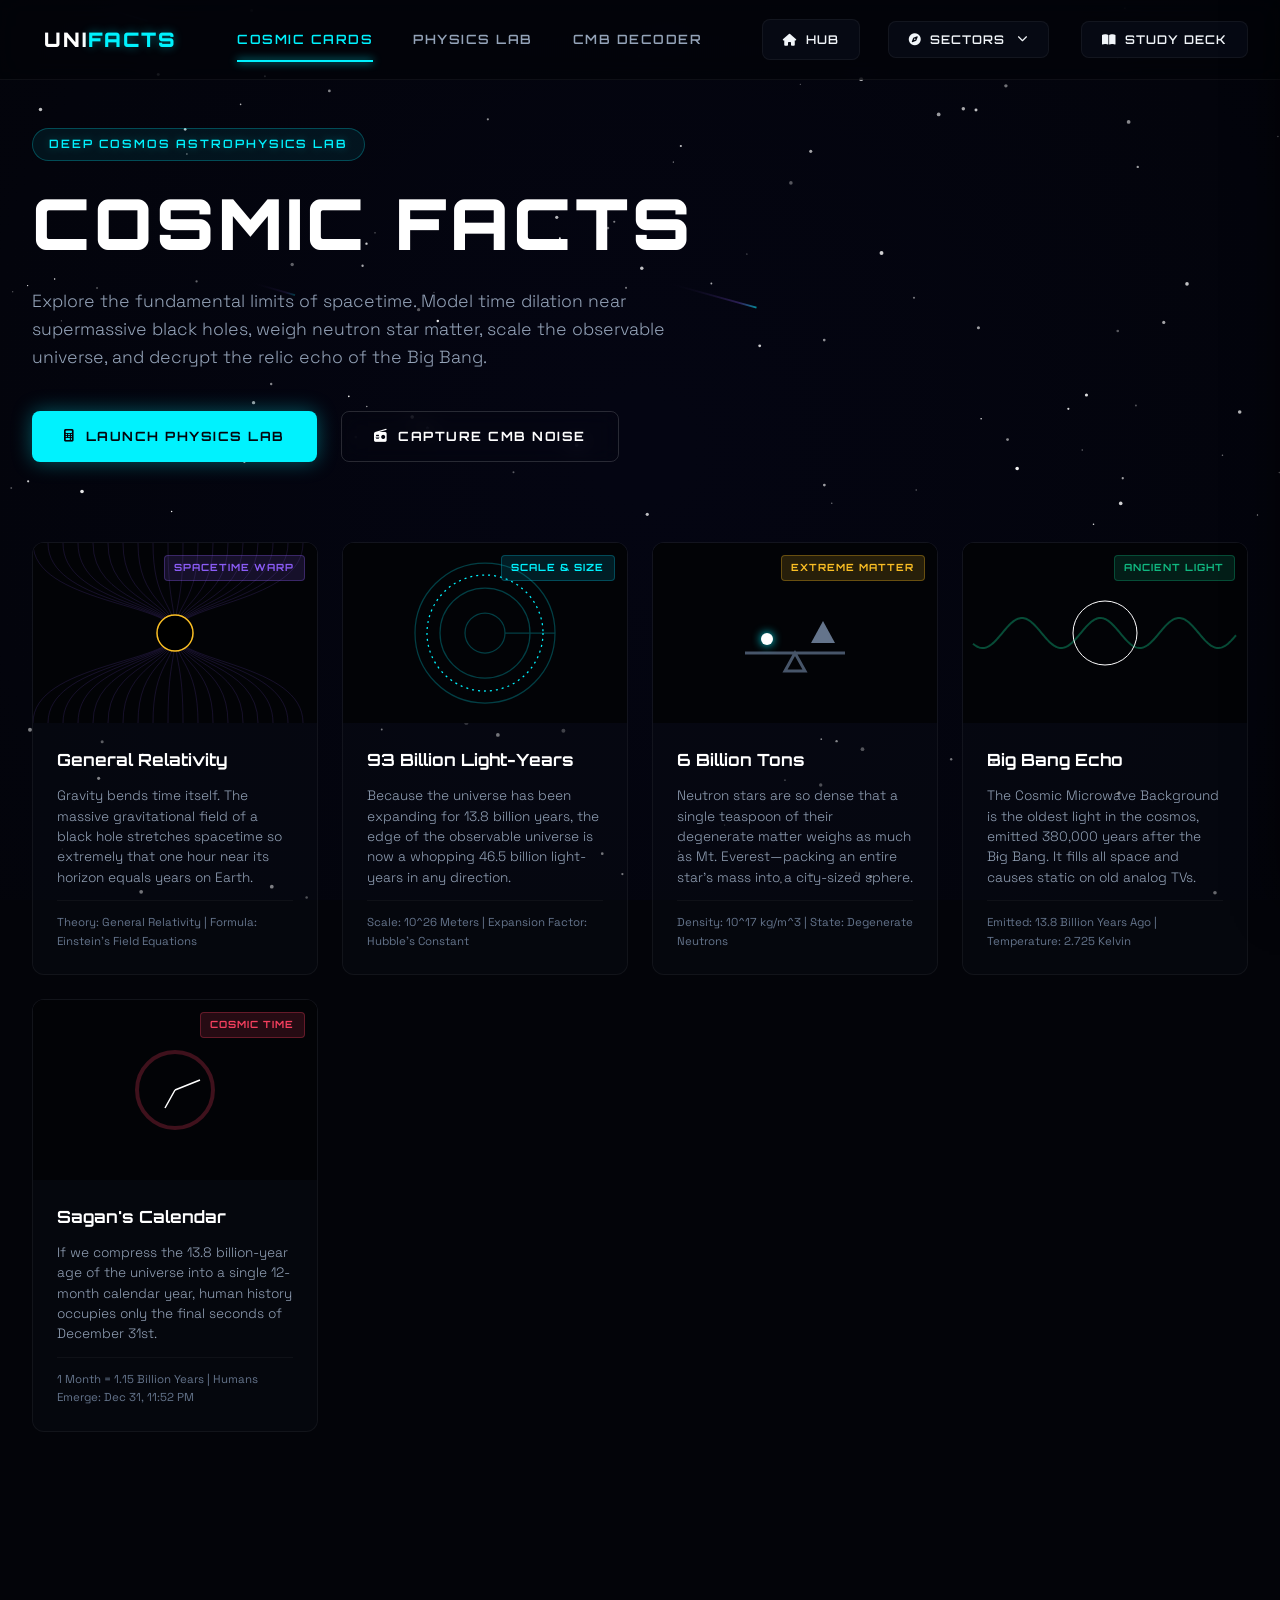
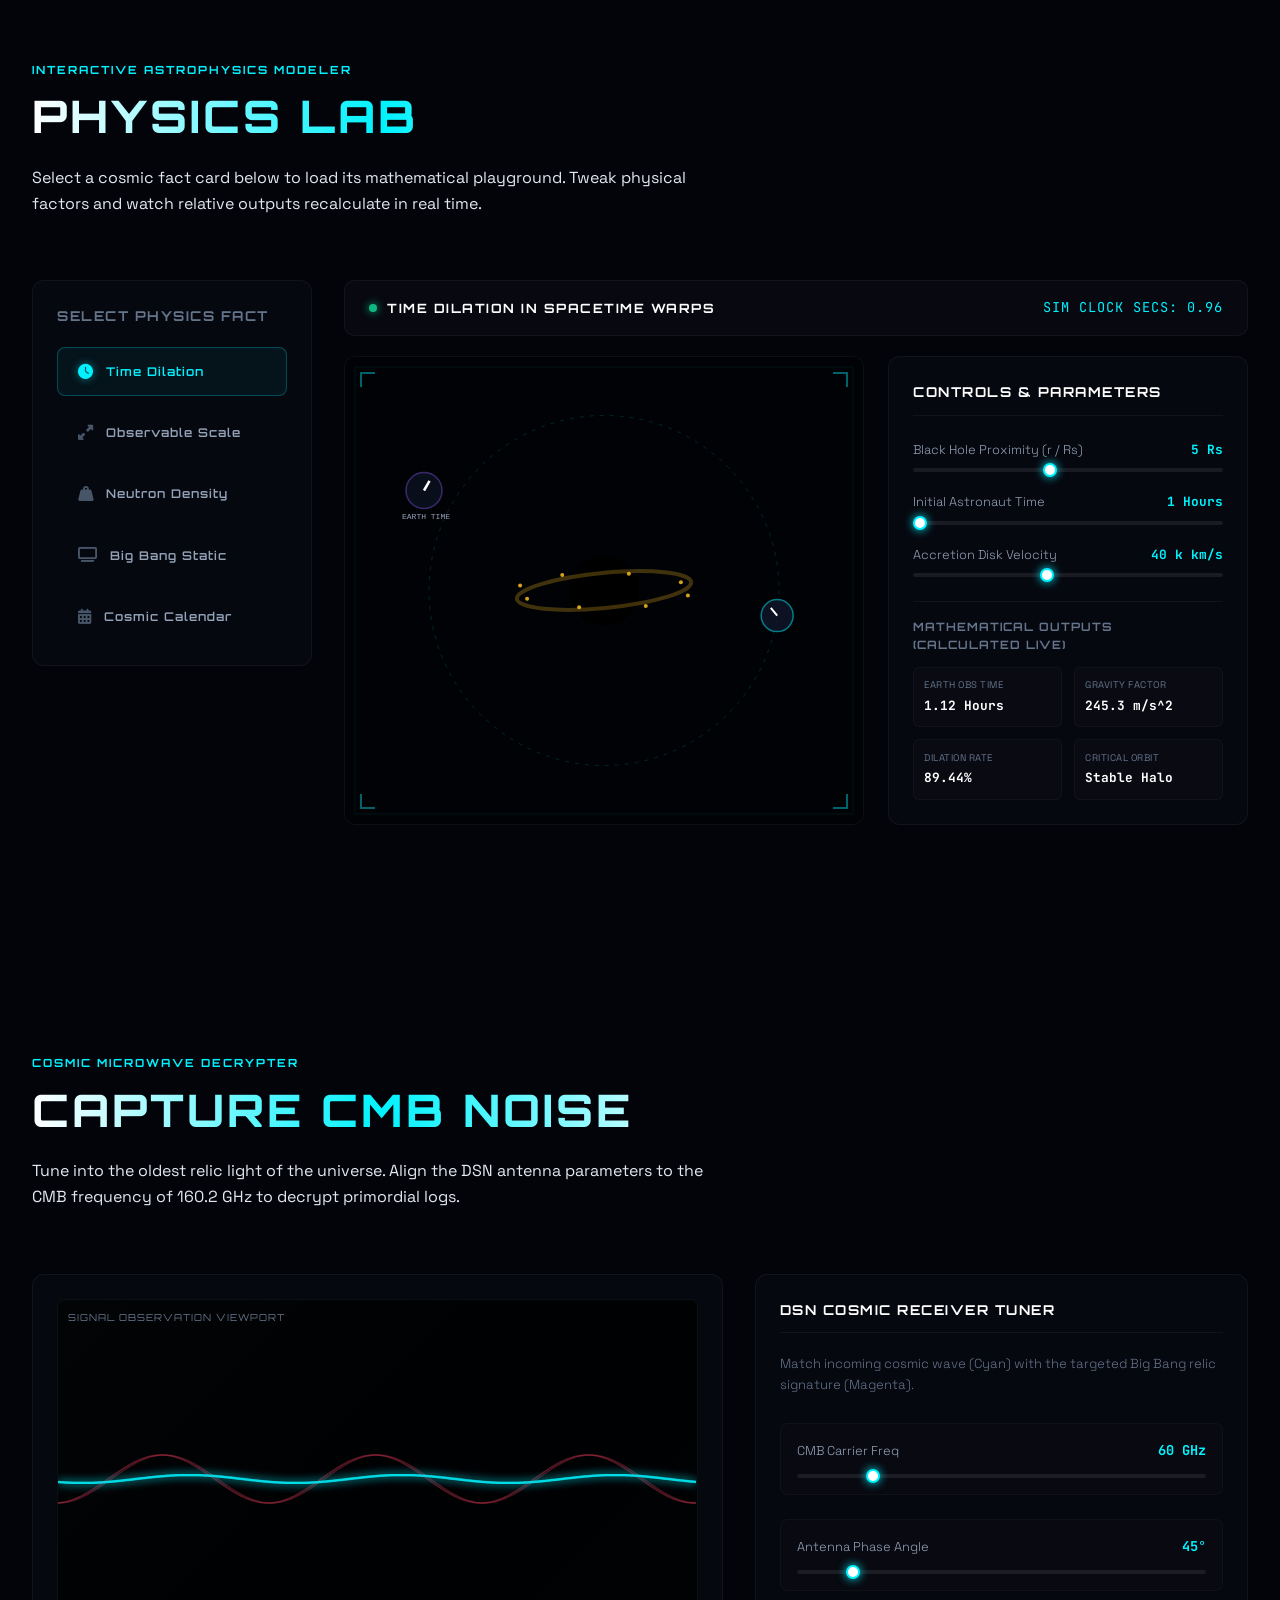
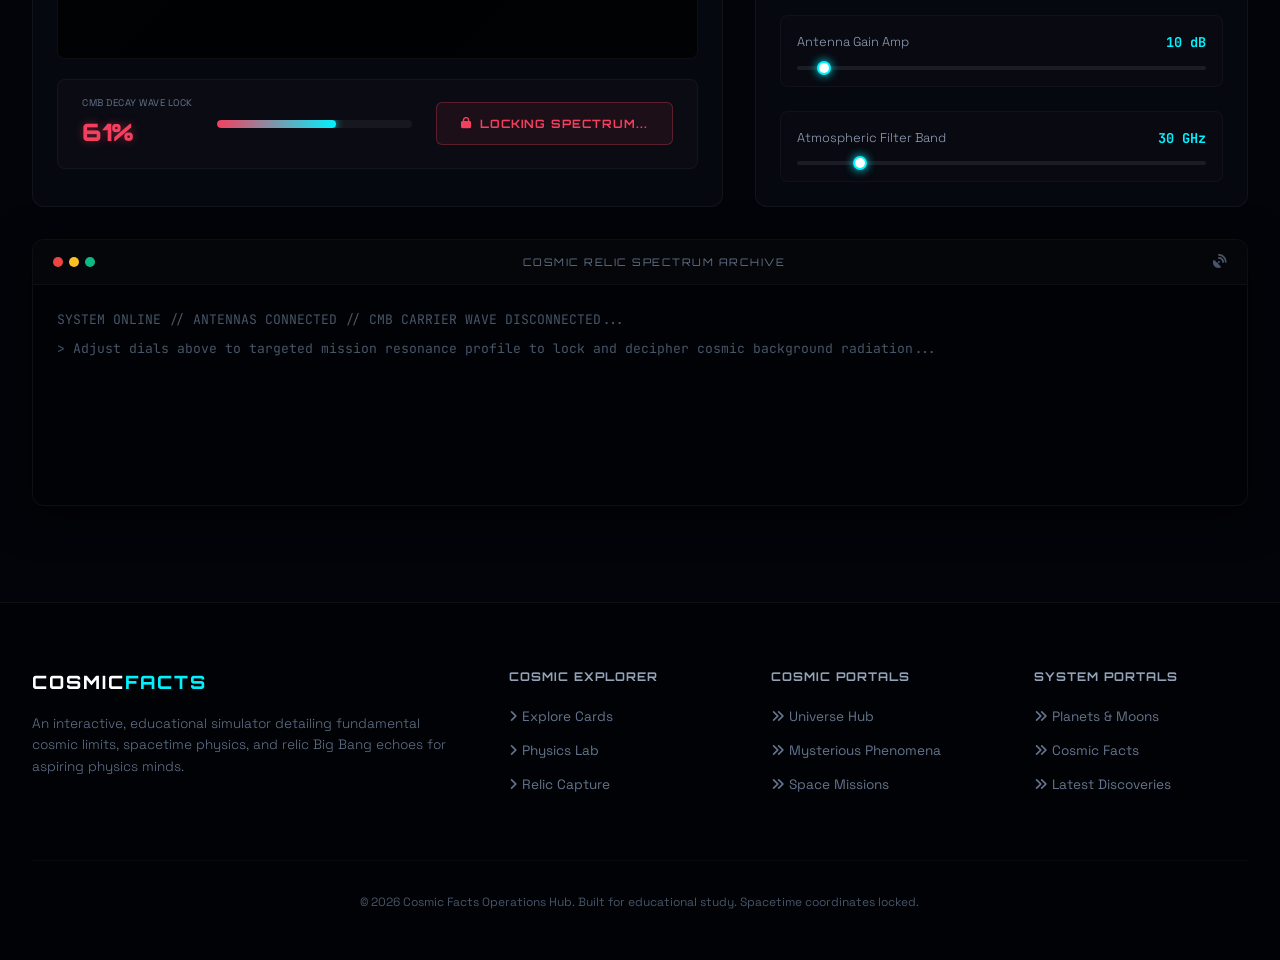
<file: facts.html>
<!DOCTYPE html>
<html lang="en">
<head>
    <meta charset="UTF-8">
    <meta name="viewport" content="width=device-width, initial-scale=1.0">
    <title>UniFacts: Cosmic Facts</title>
    <!-- Google Fonts -->
    <link rel="preconnect" href="https://fonts.googleapis.com">
    <link rel="preconnect" href="https://fonts.gstatic.com" crossorigin>
    <link href="https://fonts.googleapis.com/css2?family=Orbitron:wght@400;500;700;900&family=Space+Grotesk:wght@300;400;500;600;700&family=JetBrains+Mono:wght@300;400;700&display=swap" rel="stylesheet">
    <!-- FontAwesome for Premium Icons -->
    <link rel="stylesheet" href="https://cdnjs.cloudflare.com/ajax/libs/font-awesome/6.4.0/css/all.min.css">
    <!-- Custom Stylesheet -->
    <link rel="stylesheet" href="facts.css">
</head>
<body>

    <!-- Background Space Canvas System -->
    <canvas id="universe-background" class="universe-bg"></canvas>

    <!-- Global Glowing Header -->
    <header class="glass-header">
        <div class="header-container">
            <a href="index.html" class="logo">
                <i class="fa-solid fa-galaxy logo-glow"></i>
                <h1>UNI<span>FACTS</span></h1>
            </a>
            <nav class="nav-links">
                <a href="#origin" class="active">Cosmic Cards</a>
                <a href="#playground">Physics Lab</a>
                <a href="#comms-link">CMB Decoder</a>
            </nav>
            <div class="header-actions">
                <!-- Home Button -->
                <a href="index.html" class="btn-glow btn-home" title="Return to Hub Home" style="margin-right: 8px;">
                    <i class="fa-solid fa-house"></i>
                    <span>Hub</span>
                </a>
                <!-- Sectors Dropdown -->
                <div class="sectors-dropdown-container" style="margin-right: 12px;">
                    <button class="btn-glow sectors-toggle" aria-label="Toggle Sectors Menu">
                        <i class="fa-solid fa-compass"></i> <span>Sectors</span> <i class="fa-solid fa-chevron-down" style="font-size: 0.65rem; margin-left: 4px;"></i>
                    </button>
                    <div class="sectors-dropdown-menu glass-panel">
                        <a href="index.html"><i class="fa-solid fa-house"></i> Hub Home</a>
                        <a href="universe.html"><i class="fa-solid fa-bahai"></i> Universe</a>
                        <a href="phenomana.html"><i class="fa-solid fa-circle-nodes"></i> Phenomena</a>
                        <a href="missions.html"><i class="fa-solid fa-rocket"></i> Missions</a>
                        <a href="planets.html"><i class="fa-solid fa-globe"></i> Planets</a>
                        <a href="#" class="active"><i class="fa-solid fa-square-root-variable"></i> Cosmic Facts</a>
                        <a href="discoveries.html"><i class="fa-solid fa-satellite"></i> Discoveries</a>
                    </div>
                </div>
                <button id="student-toggle" class="btn-glow btn-student" title="Launch Fact Manual">
                    <i class="fa-solid fa-book-open"></i>
                    <span>Study Deck</span>
                </button>
            </div>
        </div>
    </header>

    <!-- Hero / Origin Section -->
    <section id="origin" class="section-padding origin-hero">
        <div class="container">
            <div class="hero-content">
                <span class="badge">DEEP COSMOS ASTROPHYSICS LAB</span>
                <h1 class="glitch-title" data-text="COSMIC FACTS">COSMIC FACTS</h1>
                <p class="hero-subtitle">
                    Explore the fundamental limits of spacetime. Model time dilation near supermassive black holes, weigh neutron star matter, scale the observable universe, and decrypt the relic echo of the Big Bang.
                </p>
                <div class="hero-actions">
                    <a href="#playground" class="btn-primary">
                        <i class="fa-solid fa-calculator"></i> Launch Physics Lab
                    </a>
                    <a href="#comms-link" class="btn-secondary">
                        <i class="fa-solid fa-radio"></i> Capture CMB Noise
                    </a>
                </div>
            </div>

            <!-- Cosmic Fact Cards Grid -->
            <div class="mission-grid">
                <!-- Fact 1: Time Dilation -->
                <div class="mission-card" onclick="selectFactDirectly(0)">
                    <div class="card-image-box">
                        <canvas class="card-vector-canvas" id="canvas-card-dilation"></canvas>
                        <span class="card-tag tag-dilation">SPACETIME WARP</span>
                    </div>
                    <div class="card-content">
                        <h3>General Relativity</h3>
                        <p>Gravity bends time itself. The massive gravitational field of a black hole stretches spacetime so extremely that one hour near its horizon equals years on Earth.</p>
                        <span class="card-meta">Theory: General Relativity | Formula: Einstein's Field Equations</span>
                    </div>
                </div>

                <!-- Fact 2: Observable Universe -->
                <div class="mission-card" onclick="selectFactDirectly(1)">
                    <div class="card-image-box">
                        <canvas class="card-vector-canvas" id="canvas-card-universe"></canvas>
                        <span class="card-tag tag-universe">SCALE & SIZE</span>
                    </div>
                    <div class="card-content">
                        <h3>93 Billion Light-Years</h3>
                        <p>Because the universe has been expanding for 13.8 billion years, the edge of the observable universe is now a whopping 46.5 billion light-years in any direction.</p>
                        <span class="card-meta">Scale: 10^26 Meters | Expansion Factor: Hubble's Constant</span>
                    </div>
                </div>

                <!-- Fact 3: Neutron Star Density -->
                <div class="mission-card" onclick="selectFactDirectly(2)">
                    <div class="card-image-box">
                        <canvas class="card-vector-canvas" id="canvas-card-density"></canvas>
                        <span class="card-tag tag-density">EXTREME MATTER</span>
                    </div>
                    <div class="card-content">
                        <h3>6 Billion Tons</h3>
                        <p>Neutron stars are so dense that a single teaspoon of their degenerate matter weighs as much as Mt. Everest—packing an entire star's mass into a city-sized sphere.</p>
                        <span class="card-meta">Density: 10^17 kg/m^3 | State: Degenerate Neutrons</span>
                    </div>
                </div>

                <!-- Fact 4: CMB Light -->
                <div class="mission-card" onclick="selectFactDirectly(3)">
                    <div class="card-image-box">
                        <canvas class="card-vector-canvas" id="canvas-card-cmb"></canvas>
                        <span class="card-tag tag-cmb">ANCIENT LIGHT</span>
                    </div>
                    <div class="card-content">
                        <h3>Big Bang Echo</h3>
                        <p>The Cosmic Microwave Background is the oldest light in the cosmos, emitted 380,000 years after the Big Bang. It fills all space and causes static on old analog TVs.</p>
                        <span class="card-meta">Emitted: 13.8 Billion Years Ago | Temperature: 2.725 Kelvin</span>
                    </div>
                </div>

                <!-- Fact 5: Cosmic Calendar -->
                <div class="mission-card" onclick="selectFactDirectly(4)">
                    <div class="card-image-box">
                        <canvas class="card-vector-canvas" id="canvas-card-calendar"></canvas>
                        <span class="card-tag tag-calendar">COSMIC TIME</span>
                    </div>
                    <div class="card-content">
                        <h3>Sagan's Calendar</h3>
                        <p>If we compress the 13.8 billion-year age of the universe into a single 12-month calendar year, human history occupies only the final seconds of December 31st.</p>
                        <span class="card-meta">1 Month = 1.15 Billion Years | Humans Emerge: Dec 31, 11:52 PM</span>
                    </div>
                </div>
            </div>
        </div>
    </section>

    <!-- Cosmic Playground / Physics Lab Section -->
    <section id="playground" class="section-padding simulator-section">
        <div class="container">
            <div class="section-header">
                <span class="section-badge">INTERACTIVE ASTROPHYSICS MODELER</span>
                <h2 class="glowing-heading">Physics Lab</h2>
                <p>Select a cosmic fact card below to load its mathematical playground. Tweak physical factors and watch relative outputs recalculate in real time.</p>
            </div>

            <div class="simulator-wrapper">
                <!-- Selectors Sidebar -->
                <div class="selector-sidebar">
                    <h3>SELECT PHYSICS FACT</h3>
                    <div class="selector-list">
                        <button class="selector-btn active" onclick="selectFact(0)">
                            <i class="fa-solid fa-clock"></i> Time Dilation
                        </button>
                        <button class="selector-btn" onclick="selectFact(1)">
                            <i class="fa-solid fa-up-right-and-down-left-from-center"></i> Observable Scale
                        </button>
                        <button class="selector-btn" onclick="selectFact(2)">
                            <i class="fa-solid fa-weight-hanging"></i> Neutron Density
                        </button>
                        <button class="selector-btn" onclick="selectFact(3)">
                            <i class="fa-solid fa-tv"></i> Big Bang Static
                        </button>
                        <button class="selector-btn" onclick="selectFact(4)">
                            <i class="fa-solid fa-calendar-days"></i> Cosmic Calendar
                        </button>
                    </div>
                </div>

                <!-- Core Laboratory Viewport -->
                <div class="simulator-main">
                    <div class="simulator-header-ops">
                        <div class="telemetry-online-tag">
                            <span class="pulse-dot"></span>
                            <span id="active-fact-title">TIME DILATION FIELD EQUATIONS</span>
                        </div>
                        <div class="hud-timer">SIM CLOCK SECS: <span id="ops-clock">000.00</span></div>
                    </div>

                    <div class="viewport-hud-layout">
                        <!-- Canvas Screen Frame -->
                        <div class="viewport-frame">
                            <canvas id="fact-canvas"></canvas>
                            <!-- High-Tech Target Crosshair Overlays -->
                            <div class="viewport-overlay-corner top-left"></div>
                            <div class="viewport-overlay-corner top-right"></div>
                            <div class="viewport-overlay-corner bottom-left"></div>
                            <div class="viewport-overlay-corner bottom-right"></div>
                        </div>

                        <!-- Parameter Tuning Controls Dashboard -->
                        <div class="controls-card">
                            <h3>CONTROLS & PARAMETERS</h3>
                            
                            <div id="dynamic-controls-container" class="sliders-list">
                                <!-- Generated Dynamically in Javascript -->
                            </div>

                            <!-- Realtime HUD Calculations Deck -->
                            <div class="hud-stats-box">
                                <h4>MATHEMATICAL OUTPUTS (CALCULATED LIVE)</h4>
                                <div class="hud-stats-grid" id="hud-readouts-container">
                                    <!-- Populated Dynamically in JS -->
                                </div>
                            </div>
                        </div>
                    </div>
                </div>
            </div>
        </div>
    </section>

    <!-- Deep Space Network Comms Linker Section (CMB Decoder) -->
    <section id="comms-link" class="section-padding comms-section">
        <div class="container">
            <div class="section-header">
                <span class="section-badge">COSMIC MICROWAVE DECRYPTER</span>
                <h2 class="glowing-heading">Capture CMB Noise</h2>
                <p>Tune into the oldest relic light of the universe. Align the DSN antenna parameters to the CMB frequency of 160.2 GHz to decrypt primordial logs.</p>
            </div>

            <div class="comms-box">
                <!-- Dual Oscilloscope Screen Panel -->
                <div class="oscilloscope-hud">
                    <div class="oscilloscope-screen-box">
                        <span class="oscilloscope-label">SIGNAL OBSERVATION VIEWPORT</span>
                        <canvas id="dsn-canvas"></canvas>
                        <div class="screen-glare"></div>
                    </div>

                    <!-- Alignment Locking Telemetry Panel -->
                    <div class="tuning-lock-deck">
                        <div class="lock-metric-box">
                            <span class="metric-label">CMB DECAY WAVE LOCK</span>
                            <div class="metric-value" id="lock-percent">0%</div>
                        </div>
                        <div class="alignment-bar-container">
                            <div class="alignment-bar" id="lock-progress" style="width: 0%"></div>
                        </div>
                        <button id="comms-decrypt-btn" class="btn-lock" disabled>
                            <i class="fa-solid fa-lock"></i> SIGNAL UNLOCKED
                        </button>
                    </div>
                </div>

                <!-- Signal Dials Control Grid -->
                <div class="dials-grid-panel">
                    <h3>DSN COSMIC RECEIVER TUNER</h3>
                    <p class="tuner-instruction">Match incoming cosmic wave (Cyan) with the targeted Big Bang relic signature (Magenta).</p>
                    
                    <div class="dials-controls">
                        <!-- Frequency Dial -->
                        <div class="dial-card">
                            <div class="dial-header">
                                <span class="dial-label">CMB Carrier Freq</span>
                                <span class="dial-value" id="dial-val-freq">60 GHz</span>
                            </div>
                            <input type="range" id="dial-freq" min="30" max="200" value="60" class="neon-slider">
                        </div>

                        <!-- Phase Dial -->
                        <div class="dial-card">
                            <div class="dial-header">
                                <span class="dial-label">Antenna Phase Angle</span>
                                <span class="dial-value" id="dial-val-phase">45°</span>
                            </div>
                            <input type="range" id="dial-phase" min="0" max="360" value="45" class="neon-slider">
                        </div>

                        <!-- Gain Dial -->
                        <div class="dial-card">
                            <div class="dial-header">
                                <span class="dial-label">Antenna Gain Amp</span>
                                <span class="dial-value" id="dial-val-gain">10 dB</span>
                            </div>
                            <input type="range" id="dial-gain" min="5" max="100" value="10" class="neon-slider">
                        </div>

                        <!-- Azimuth Dial -->
                        <div class="dial-card">
                            <div class="dial-header">
                                <span class="dial-label">Atmospheric Filter Band</span>
                                <span class="dial-value" id="dial-val-azimuth">30 GHz</span>
                            </div>
                            <input type="range" id="dial-azimuth" min="10" max="150" value="30" class="neon-slider">
                        </div>
                    </div>
                </div>
            </div>

            <!-- Glowing Retro Scientific Decrypted Transcript Logs -->
            <div class="terminal-deck-wrapper" id="terminal-wrapper">
                <div class="terminal-header">
                    <div class="terminal-dots">
                        <span class="t-dot red"></span>
                        <span class="t-dot yellow"></span>
                        <span class="t-dot green"></span>
                    </div>
                    <span class="terminal-title">COSMIC RELIC SPECTRUM ARCHIVE</span>
                    <i class="fa-solid fa-satellite-dish terminal-status-icon"></i>
                </div>
                <div class="terminal-screen" id="decrypted-screen">
                    <p class="term-dim">SYSTEM ONLINE // ANTENNAS CONNECTED // CMB CARRIER WAVE DISCONNECTED...</p>
                    <p class="term-dim">> Adjust dials above to targeted mission resonance profile to lock and decipher cosmic background radiation...</p>
                </div>
            </div>
        </div>
    </section>

    <!-- Floating Sliding Fact Manual / Study Drawer -->
    <div id="student-drawer" class="student-drawer">
        <div class="drawer-header">
            <div class="drawer-title">
                <i class="fa-solid fa-graduation-cap"></i>
                <h2>COSMIC STUDY LAB</h2>
            </div>
            <button id="drawer-close" class="drawer-close-btn">
                <i class="fa-solid fa-xmark"></i>
            </button>
        </div>

        <div class="drawer-tabs">
            <button id="tab-btn-science" class="drawer-tab-btn active" onclick="switchDrawerTab(0)">
                <i class="fa-solid fa-flask"></i>
                <span>Astrophysics</span>
            </button>
            <button id="tab-btn-code" class="drawer-tab-btn" onclick="switchDrawerTab(1)">
                <i class="fa-solid fa-code"></i>
                <span>Canvas Math</span>
            </button>
            <button id="tab-btn-inspector" class="drawer-tab-btn" onclick="switchDrawerTab(2)">
                <i class="fa-solid fa-chart-line"></i>
                <span>State Debugger</span>
            </button>
        </div>

        <div class="drawer-body">
            <!-- Science Content Tab -->
            <div id="drawer-tab-science" class="drawer-tab-content active">
                <!-- Loaded Dynamically -->
            </div>

            <!-- Canvas Code Breakdown Tab -->
            <div id="drawer-tab-code" class="drawer-tab-content">
                <!-- Loaded Dynamically -->
            </div>

            <!-- State Debugger Live Inspection Tab -->
            <div id="drawer-tab-inspector" class="drawer-tab-content">
                <h3>🔍 Live Variable Inspector</h3>
                <p>This console outputs dynamic variables within the global JavaScript <code>state</code> structure in real time as parameters shift.</p>
                <div class="inspector-card">
                    <h4>GLOBAL STATE CONSTANTS</h4>
                    <pre id="inspect-state" class="inspector-json">Initializing feeds...</pre>
                </div>
            </div>
        </div>
    </div>

    <!-- Global Footer -->
    <footer class="footer">
        <div class="container footer-grid">
            <div class="footer-brand">
                <h2>COSMIC<span>FACTS</span></h2>
                <p>An interactive, educational simulator detailing fundamental cosmic limits, spacetime physics, and relic Big Bang echoes for aspiring physics minds.</p>
            </div>
            <div class="footer-links">
                <h4>Cosmic Explorer</h4>
                <a href="#origin"><i class="fa-solid fa-angle-right"></i> Explore Cards</a>
                <a href="#playground"><i class="fa-solid fa-angle-right"></i> Physics Lab</a>
                <a href="#comms-link"><i class="fa-solid fa-angle-right"></i> Relic Capture</a>
            </div>
            <div class="footer-links">
                <h4>Cosmic Portals</h4>
                <a href="universe.html"><i class="fa-solid fa-angles-right"></i> Universe Hub</a>
                <a href="phenomana.html"><i class="fa-solid fa-angles-right"></i> Mysterious Phenomena</a>
                <a href="missions.html"><i class="fa-solid fa-angles-right"></i> Space Missions</a>
            </div>
            <div class="footer-links">
                <h4>System Portals</h4>
                <a href="planets.html"><i class="fa-solid fa-angles-right"></i> Planets & Moons</a>
                <a href="facts.html" class="active"><i class="fa-solid fa-angles-right"></i> Cosmic Facts</a>
                <a href="discoveries.html"><i class="fa-solid fa-angles-right"></i> Latest Discoveries</a>
            </div>
            <div class="footer-meta">
                <p>&copy; 2026 Cosmic Facts Operations Hub. Built for educational study. Spacetime coordinates locked.</p>
            </div>
        </div>
    </footer>

    <!-- Custom Script JS -->
    <script src="facts.js"></script>
</body>
</html>
</file>
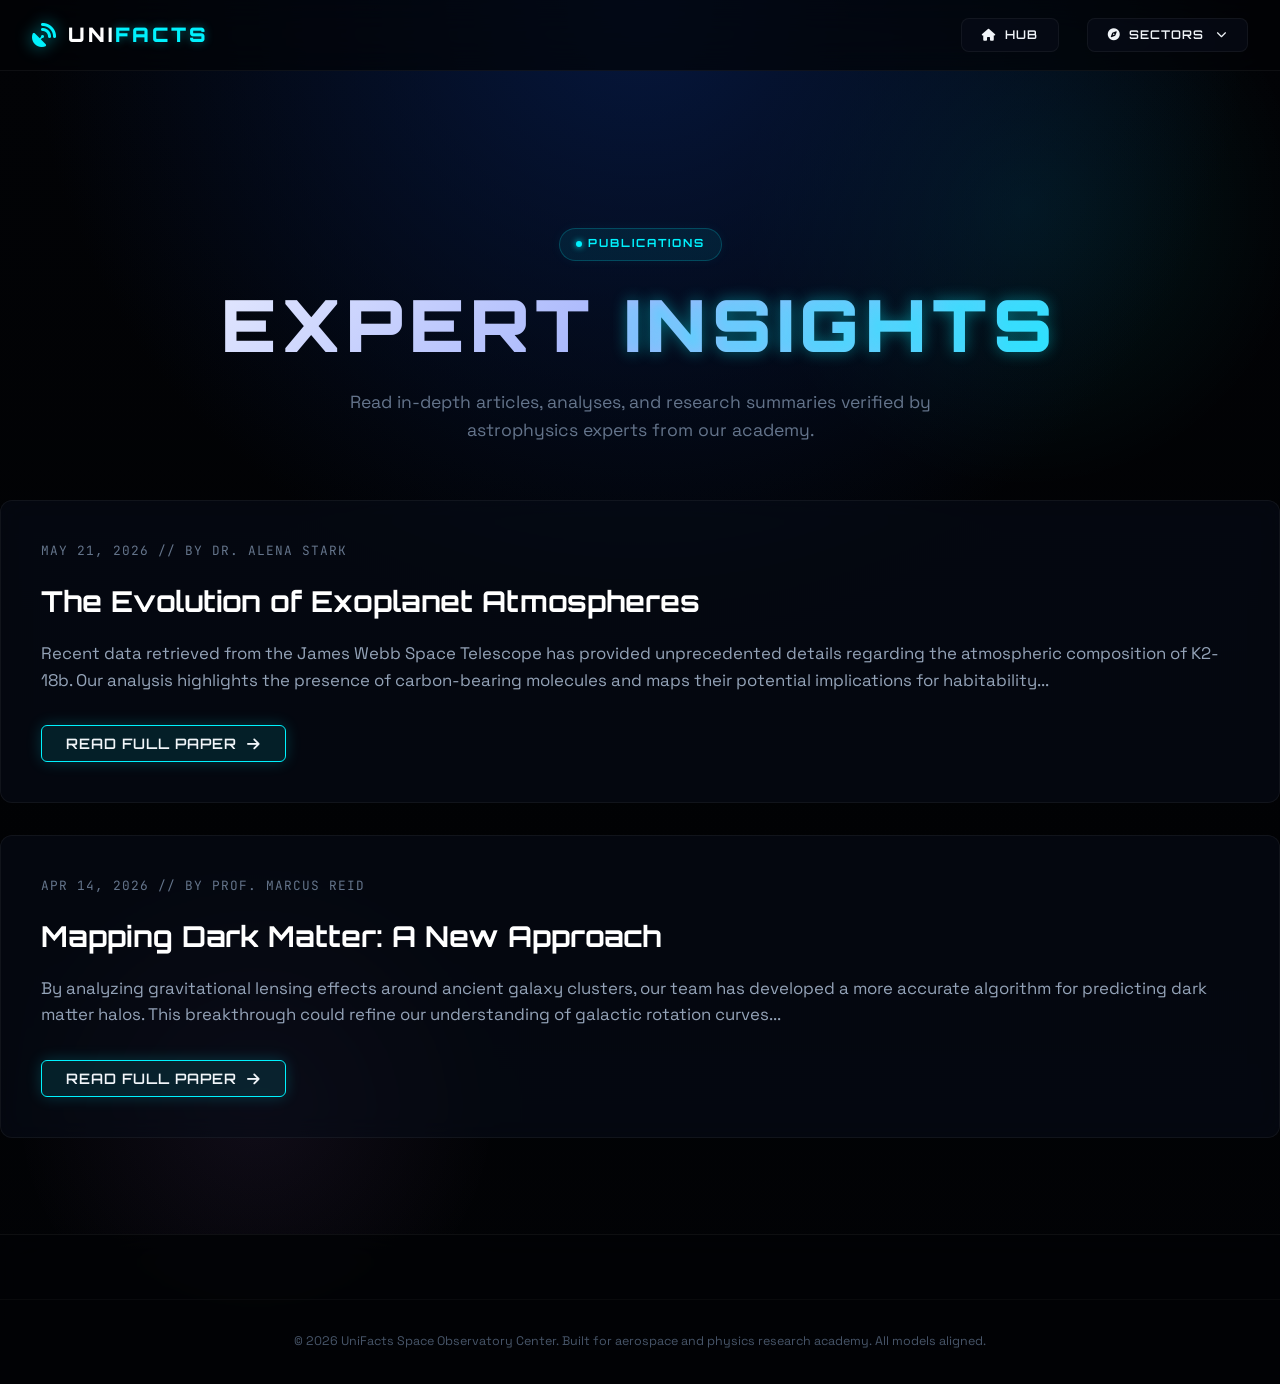
<file: insights.html>
<!DOCTYPE html>
<html lang="en">
<head>
    <meta charset="UTF-8">
    <meta name="viewport" content="width=device-width, initial-scale=1.0">
    <title>Expert Insights - UniFacts</title>
    <!-- Google Fonts -->
    <link rel="preconnect" href="https://fonts.googleapis.com">
    <link rel="preconnect" href="https://fonts.gstatic.com" crossorigin>
    <link href="https://fonts.googleapis.com/css2?family=Orbitron:wght@400;500;700;900&family=Space+Grotesk:wght@300;400;500;600;700&family=JetBrains+Mono:wght@300;400;700&display=swap" rel="stylesheet">
    <!-- FontAwesome Premium Icons -->
    <link rel="stylesheet" href="https://cdnjs.cloudflare.com/ajax/libs/font-awesome/6.4.0/css/all.min.css">
    <!-- Custom Style -->
    <link rel="stylesheet" href="index.css">
    <style>
        .article-card {
            background: rgba(8, 12, 24, 0.6);
            border: 1px solid var(--glass-border);
            border-radius: 12px;
            padding: 2.5rem;
            text-align: left;
            margin-bottom: 2rem;
            backdrop-filter: blur(12px);
            transition: var(--transition-smooth);
        }
        .article-card:hover {
            border-color: var(--clr-planets);
            transform: translateY(-5px);
            box-shadow: 0 10px 30px rgba(0, 242, 254, 0.1);
        }
        .article-meta {
            color: var(--text-muted);
            font-family: var(--font-mono);
            font-size: 0.8rem;
            margin-bottom: 1rem;
            letter-spacing: 1px;
        }
        .article-title {
            color: #fff;
            font-family: var(--font-heading);
            font-size: 1.8rem;
            margin-bottom: 1rem;
        }
        .article-excerpt {
            color: #94a3b8;
            line-height: 1.6;
            margin-bottom: 2rem;
            font-size: 1.05rem;
        }
    </style>
</head>
<body>
    <!-- Stars Canvas System -->
    <canvas id="portal-background-canvas" class="portal-bg"></canvas>

    <!-- Header Panel -->
    <header class="glass-header">
        <div class="header-container">
            <a href="index.html" class="logo">
                <i class="fa-solid fa-satellite-dish logo-glow"></i>
                <h1>UNI<span>FACTS</span></h1>
            </a>
            <div class="header-actions">
                <!-- Home Button -->
                <a href="index.html" class="btn-glow btn-home" title="Return to Hub Home" style="margin-right: 8px;">
                    <i class="fa-solid fa-house"></i>
                    <span>Hub</span>
                </a>
                <!-- Sectors Dropdown -->
                <div class="sectors-dropdown-container">
                    <button class="btn-glow sectors-toggle" aria-label="Toggle Sectors Menu">
                        <i class="fa-solid fa-compass"></i> <span>Sectors</span> <i class="fa-solid fa-chevron-down" style="font-size: 0.65rem; margin-left: 4px;"></i>
                    </button>
                    <div class="sectors-dropdown-menu glass-panel" style="right: 0;">
                        <a href="index.html"><i class="fa-solid fa-house"></i> Hub Home</a>
                        <a href="universe.html"><i class="fa-solid fa-bahai"></i> Universe</a>
                        <a href="phenomana.html"><i class="fa-solid fa-circle-nodes"></i> Phenomena</a>
                        <a href="missions.html"><i class="fa-solid fa-rocket"></i> Missions</a>
                        <a href="planets.html"><i class="fa-solid fa-globe"></i> Planets</a>
                        <a href="facts.html"><i class="fa-solid fa-square-root-variable"></i> Cosmic Facts</a>
                        <a href="discoveries.html"><i class="fa-solid fa-satellite"></i> Discoveries</a>
                    </div>
                </div>
            </div>
        </div>
    </header>

    <main style="padding-top: 100px; min-height: 80vh;">
        <section class="container section-padding">
            <div class="text-center animate-fade-in-up">
                <span class="badge"><span class="pulse-dot"></span> PUBLICATIONS</span>
                <h1 class="hero-title">Expert <span>Insights</span></h1>
                <p class="section-subtitle" style="margin-bottom: 3.5rem;">Read in-depth articles, analyses, and research summaries verified by astrophysics experts from our academy.</p>
            </div>
            
            <div class="article-card animate-fade-in-up delay-100">
                <div class="article-meta">MAY 21, 2026 // BY DR. ALENA STARK</div>
                <h2 class="article-title">The Evolution of Exoplanet Atmospheres</h2>
                <p class="article-excerpt">Recent data retrieved from the James Webb Space Telescope has provided unprecedented details regarding the atmospheric composition of K2-18b. Our analysis highlights the presence of carbon-bearing molecules and maps their potential implications for habitability...</p>
                <a href="#" class="btn-glow primary-btn animate-pulse-glow" style="display: inline-block; padding: 0.6rem 1.5rem;">Read Full Paper <i class="fa-solid fa-arrow-right" style="margin-left: 5px;"></i></a>
            </div>
            
            <div class="article-card animate-fade-in-up delay-200">
                <div class="article-meta">APR 14, 2026 // BY PROF. MARCUS REID</div>
                <h2 class="article-title">Mapping Dark Matter: A New Approach</h2>
                <p class="article-excerpt">By analyzing gravitational lensing effects around ancient galaxy clusters, our team has developed a more accurate algorithm for predicting dark matter halos. This breakthrough could refine our understanding of galactic rotation curves...</p>
                <a href="#" class="btn-glow primary-btn animate-pulse-glow" style="display: inline-block; padding: 0.6rem 1.5rem;">Read Full Paper <i class="fa-solid fa-arrow-right" style="margin-left: 5px;"></i></a>
            </div>

        </section>
    </main>

    <!-- Footer -->
    <footer class="footer">
        <div class="container footer-meta">
            <p>&copy; 2026 UniFacts Space Observatory Center. Built for aerospace and physics research academy. All models aligned.</p>
        </div>
    </footer>
    <script src="index.js"></script>
</body>
</html>
</file>
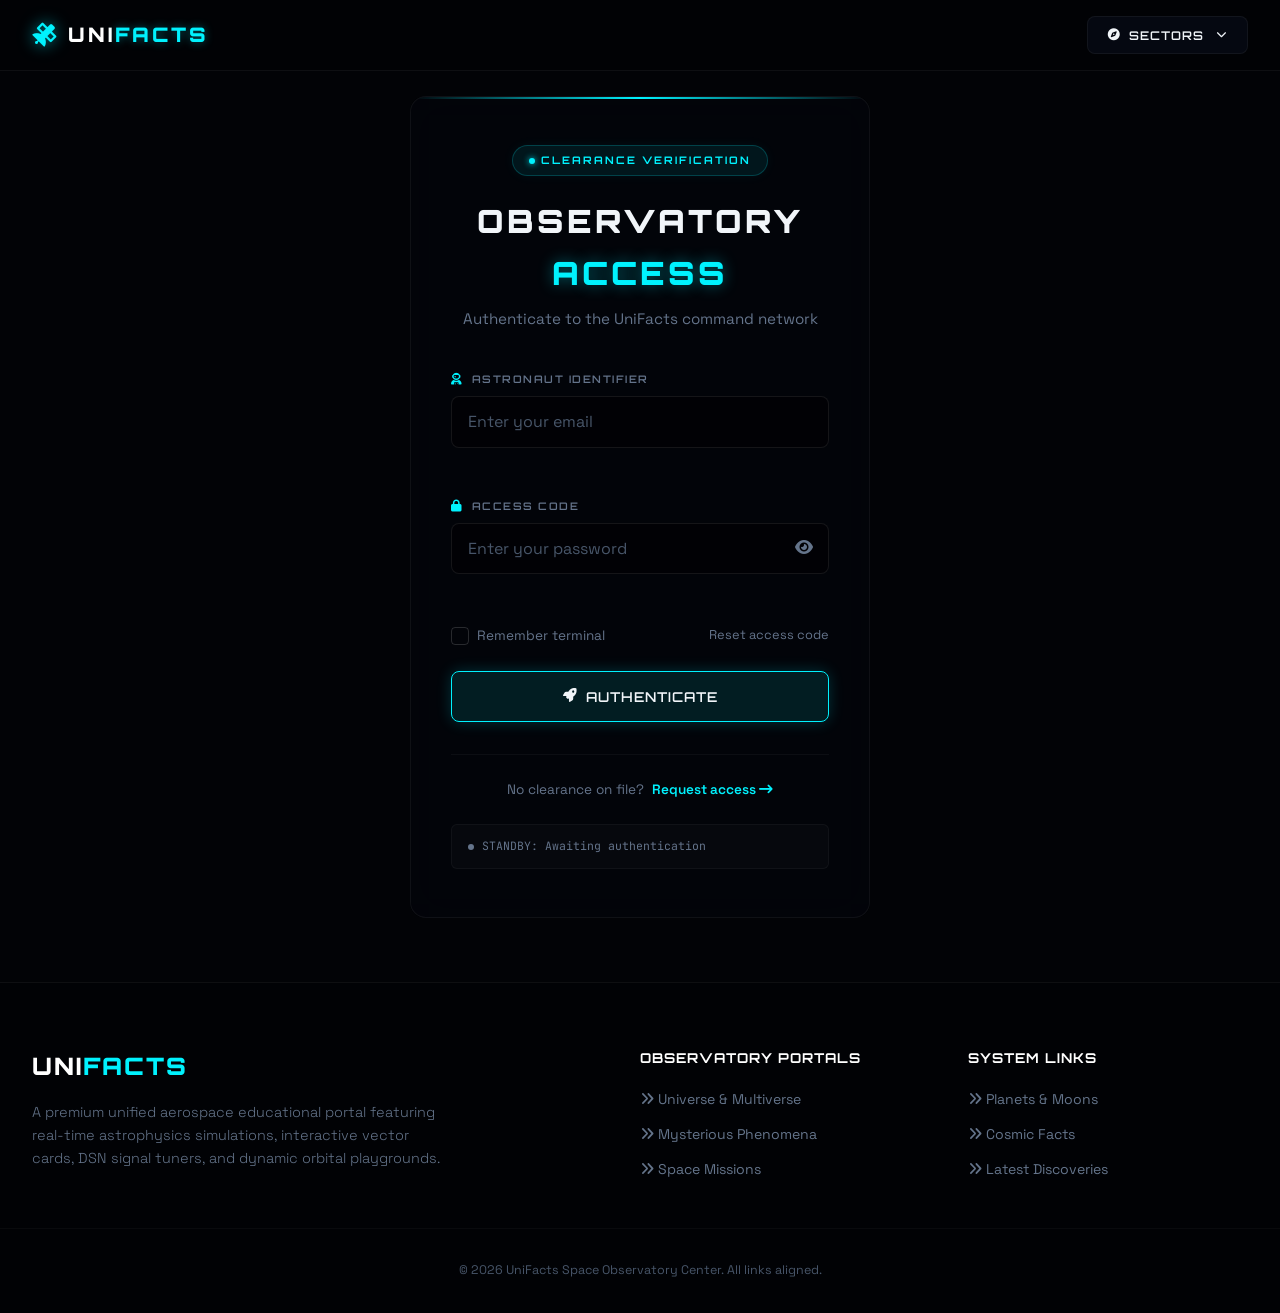
<file: login.html>
<!DOCTYPE html>
<html lang="en">
<head>
    <meta charset="UTF-8">
    <meta name="viewport" content="width=device-width, initial-scale=1.0">
    <title>UniFacts: Observatory Login</title>
    <link rel="preconnect" href="https://fonts.googleapis.com">
    <link rel="preconnect" href="https://fonts.gstatic.com" crossorigin>
    <link href="https://fonts.googleapis.com/css2?family=Orbitron:wght@400;500;700;900&family=Space+Grotesk:wght@300;400;500;600;700&family=JetBrains+Mono:wght@300;400;700&display=swap" rel="stylesheet">
    <link rel="stylesheet" href="https://cdnjs.cloudflare.com/ajax/libs/font-awesome/6.4.0/css/all.min.css">
    <link rel="stylesheet" href="login.css">
</head>
<body>

    <canvas id="login-bg-canvas" class="login-bg"></canvas>

    <header class="glass-header">
        <div class="header-container">
            <a href="index.html" class="logo">
                <i class="fa-solid fa-satellite logo-glow"></i>
                <h1>UNI<span>FACTS</span></h1>
            </a>
            <div class="header-actions">
                <div class="sectors-dropdown-container">
                    <button class="btn-glow sectors-toggle" aria-label="Toggle Sectors Menu">
                        <i class="fa-solid fa-compass"></i> <span>Sectors</span> <i class="fa-solid fa-chevron-down" style="font-size: 0.65rem; margin-left: 4px;"></i>
                    </button>
                    <div class="sectors-dropdown-menu glass-panel" style="right: 0;">
                        <a href="index.html"><i class="fa-solid fa-house"></i> Hub Home</a>
                        <a href="universe.html"><i class="fa-solid fa-bahai"></i> Universe</a>
                        <a href="phenomana.html"><i class="fa-solid fa-circle-nodes"></i> Phenomena</a>
                        <a href="missions.html"><i class="fa-solid fa-rocket"></i> Missions</a>
                        <a href="planets.html"><i class="fa-solid fa-globe"></i> Planets</a>
                        <a href="facts.html"><i class="fa-solid fa-square-root-variable"></i> Cosmic Facts</a>
                        <a href="discoveries.html"><i class="fa-solid fa-satellite"></i> Discoveries</a>
                    </div>
                </div>
            </div>
        </div>
    </header>

    <main class="login-main">
        <div class="login-card">
            <div class="login-card-header">
                <span class="badge"><span class="pulse-dot"></span> CLEARANCE VERIFICATION</span>
                <h2 class="login-title">Observatory <span>Access</span></h2>
                <p class="login-subtitle">Authenticate to the UniFacts command network</p>
            </div>

            <form id="login-form" class="login-form" novalidate>
                <div class="input-group">
                    <label for="login-email">
                        <i class="fa-solid fa-user-astronaut"></i>
                        <span>ASTRONAUT IDENTIFIER</span>
                    </label>
                    <div class="input-wrapper">
                        <input type="email" id="login-email" placeholder="Enter your email" autocomplete="email" required>
                        <i class="fa-solid fa-circle-check input-icon valid-icon"></i>
                        <i class="fa-solid fa-circle-exclamation input-icon invalid-icon"></i>
                    </div>
                    <span class="input-error" id="email-error">Invalid email format</span>
                </div>

                <div class="input-group">
                    <label for="login-password">
                        <i class="fa-solid fa-lock"></i>
                        <span>ACCESS CODE</span>
                    </label>
                    <div class="input-wrapper">
                        <input type="password" id="login-password" placeholder="Enter your password" autocomplete="current-password" required minlength="6">
                        <button type="button" class="toggle-password" id="toggle-password" tabindex="-1">
                            <i class="fa-solid fa-eye"></i>
                        </button>
                    </div>
                    <span class="input-error" id="password-error">Minimum 6 characters</span>
                </div>

                <div class="form-options">
                    <label class="checkbox-label">
                        <input type="checkbox" id="remember-me">
                        <span class="checkbox-custom"></span>
                        <span>Remember terminal</span>
                    </label>
                    <a href="#" class="forgot-link">Reset access code</a>
                </div>

                <button type="submit" class="btn-glow primary-btn login-submit">
                    <i class="fa-solid fa-rocket"></i>
                    <span>Authenticate</span>
                </button>
            </form>

            <div class="login-card-footer">
                <span>No clearance on file?</span>
                <a href="#" class="signup-link">Request access <i class="fa-solid fa-arrow-right-long"></i></a>
            </div>

            <div class="login-status" id="login-status">
                <div class="status-dot"></div>
                <span id="status-text">STANDBY: Awaiting authentication</span>
            </div>
        </div>
    </main>

    <footer class="footer">
        <div class="container footer-grid">
            <div class="footer-brand">
                <h2>UNI<span>FACTS</span></h2>
                <p>A premium unified aerospace educational portal featuring real-time astrophysics simulations, interactive vector cards, DSN signal tuners, and dynamic orbital playgrounds.</p>
            </div>
            <div class="footer-links">
                <h4>Observatory Portals</h4>
                <a href="universe.html"><i class="fa-solid fa-angles-right"></i> Universe & Multiverse</a>
                <a href="phenomana.html"><i class="fa-solid fa-angles-right"></i> Mysterious Phenomena</a>
                <a href="missions.html"><i class="fa-solid fa-angles-right"></i> Space Missions</a>
            </div>
            <div class="footer-links">
                <h4>System Links</h4>
                <a href="planets.html"><i class="fa-solid fa-angles-right"></i> Planets & Moons</a>
                <a href="facts.html"><i class="fa-solid fa-angles-right"></i> Cosmic Facts</a>
                <a href="discoveries.html"><i class="fa-solid fa-angles-right"></i> Latest Discoveries</a>
            </div>
        </div>
        <div class="container footer-meta">
            <p>&copy; 2026 UniFacts Space Observatory Center. All links aligned.</p>
        </div>
    </footer>

    <script src="login.js"></script>
</body>
</html>
</file>
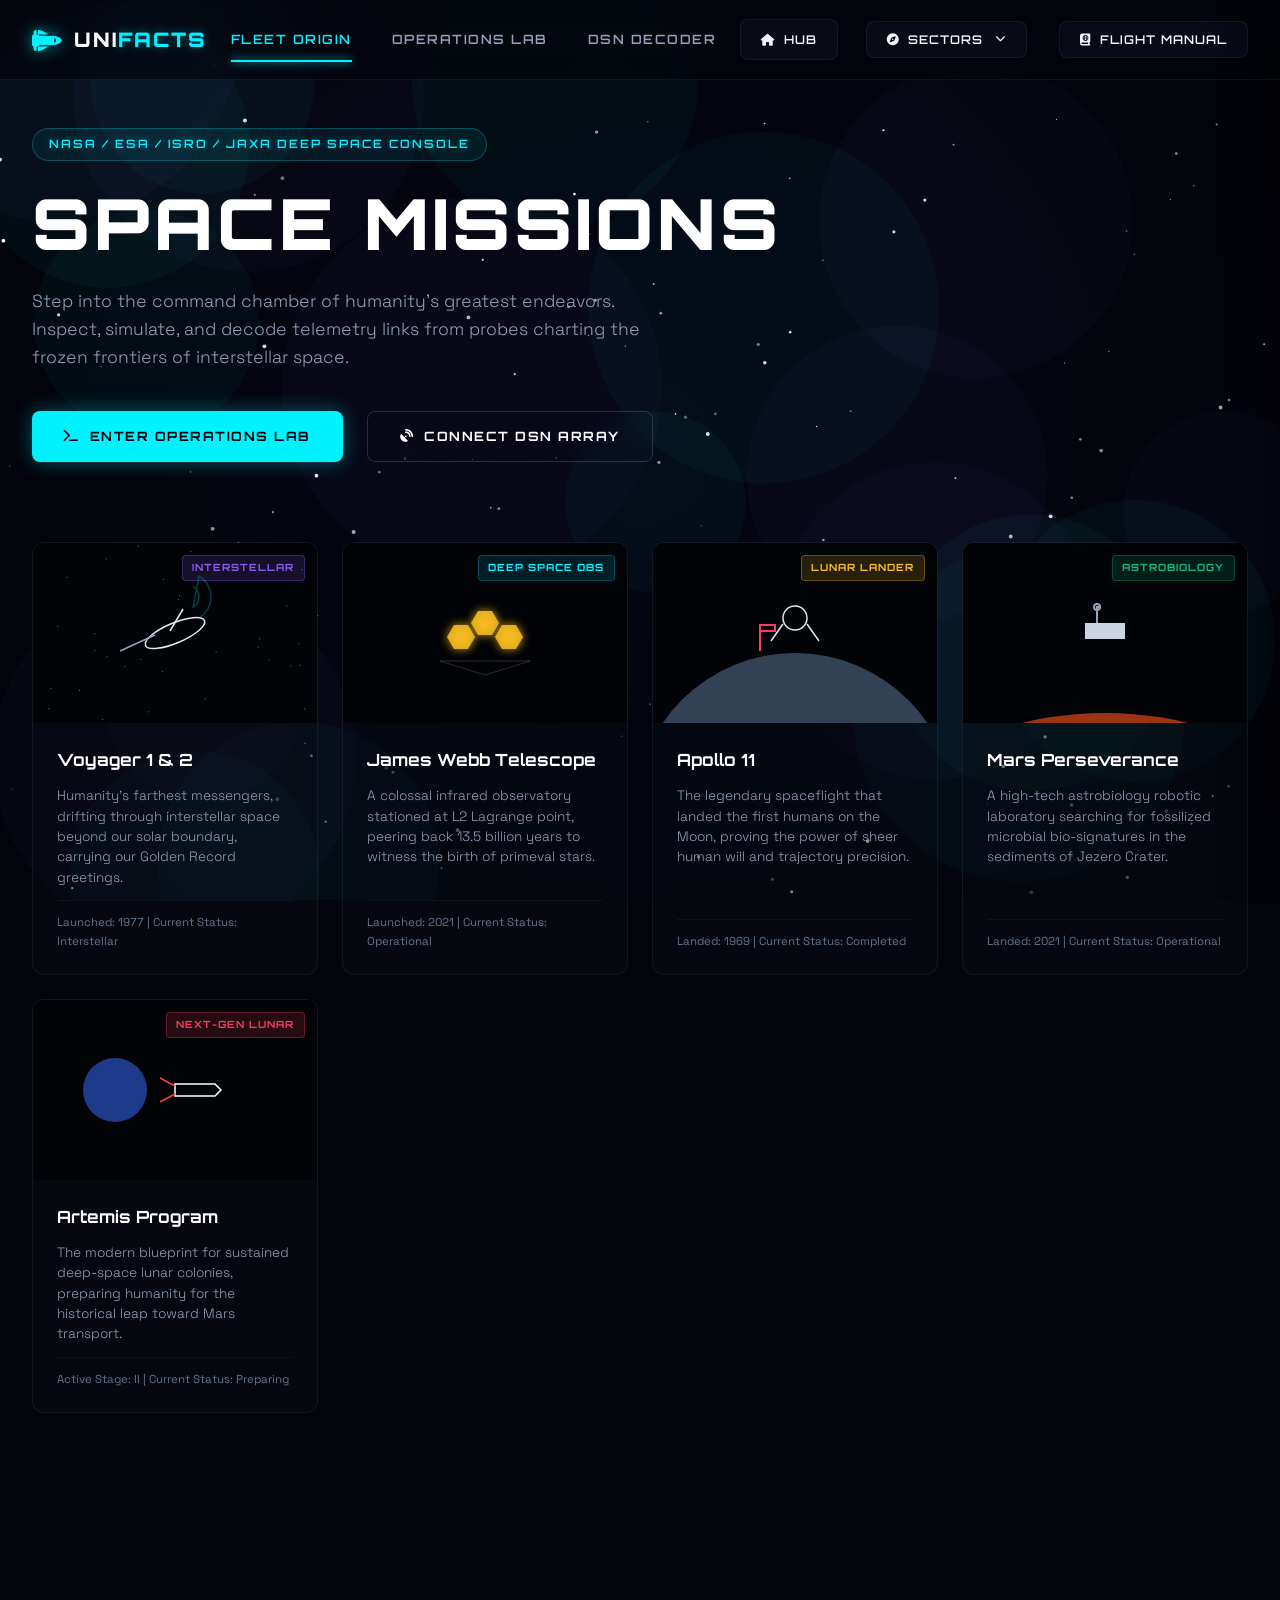
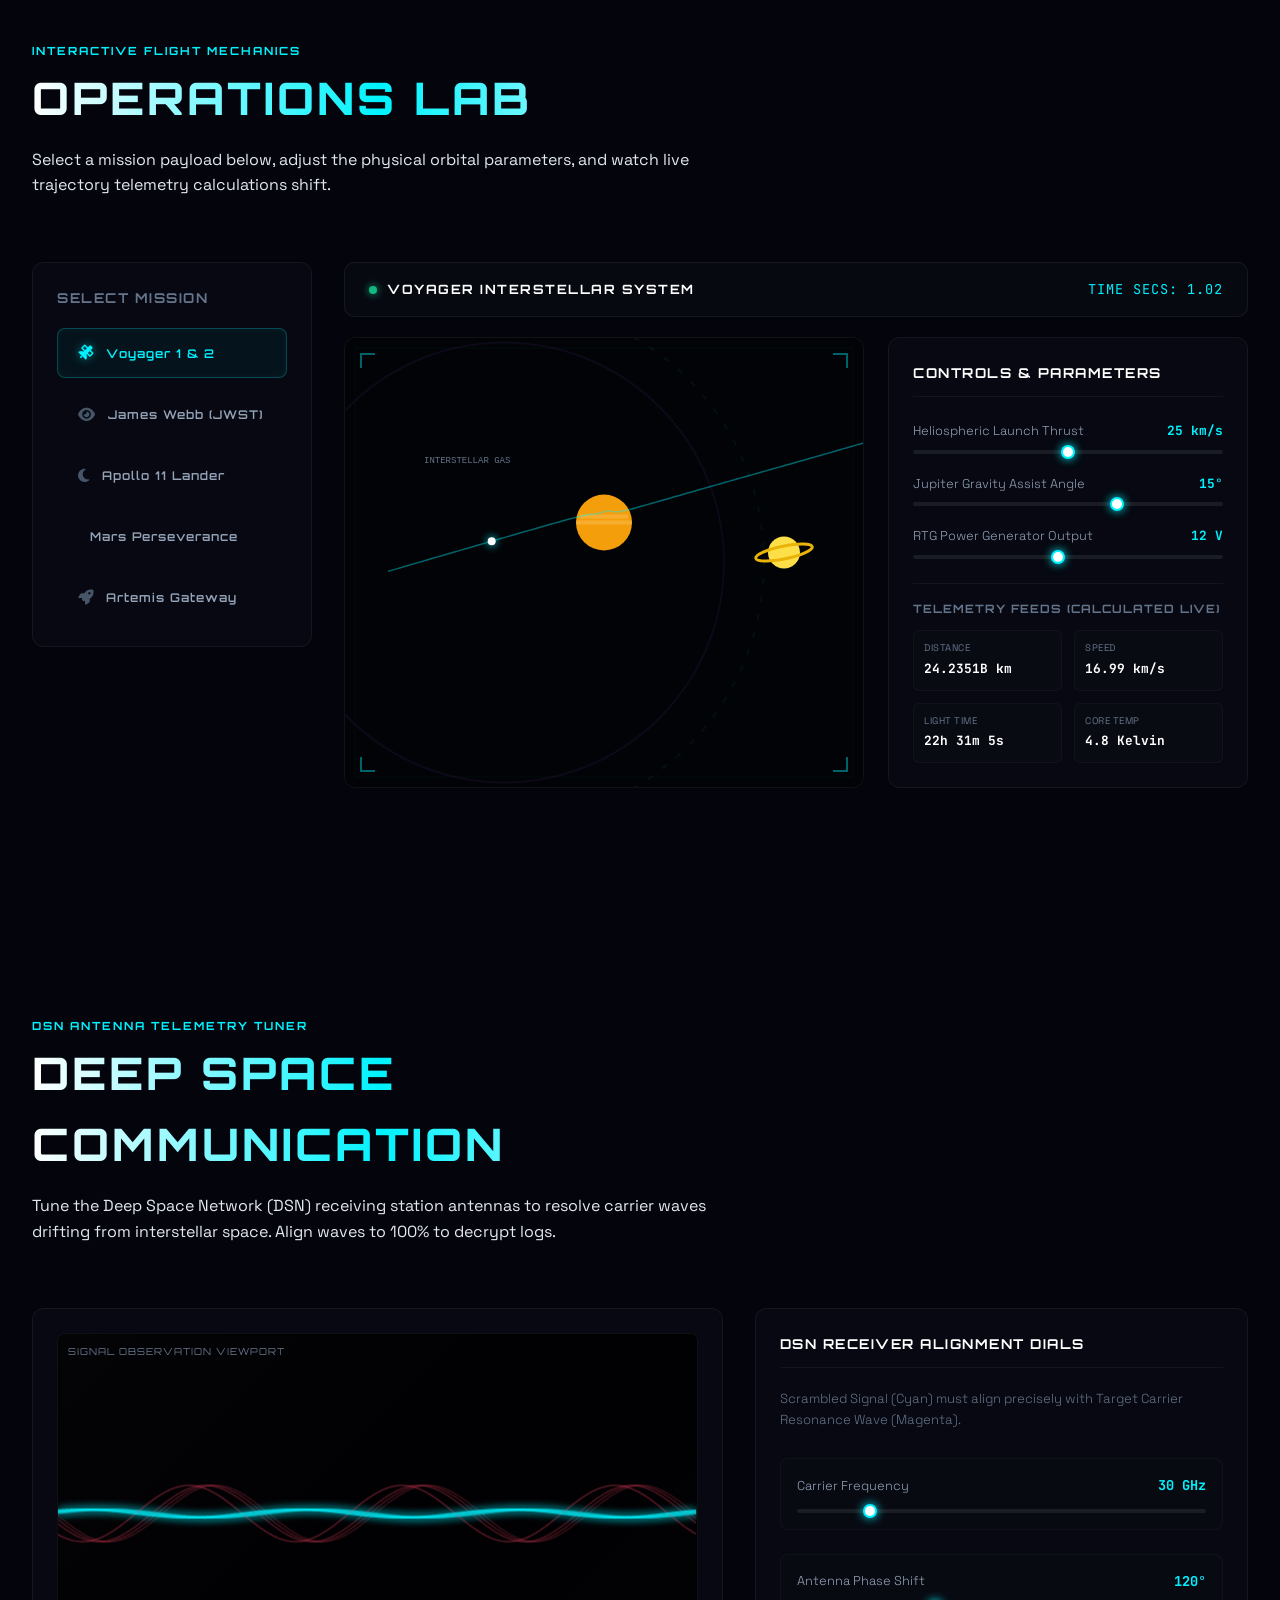
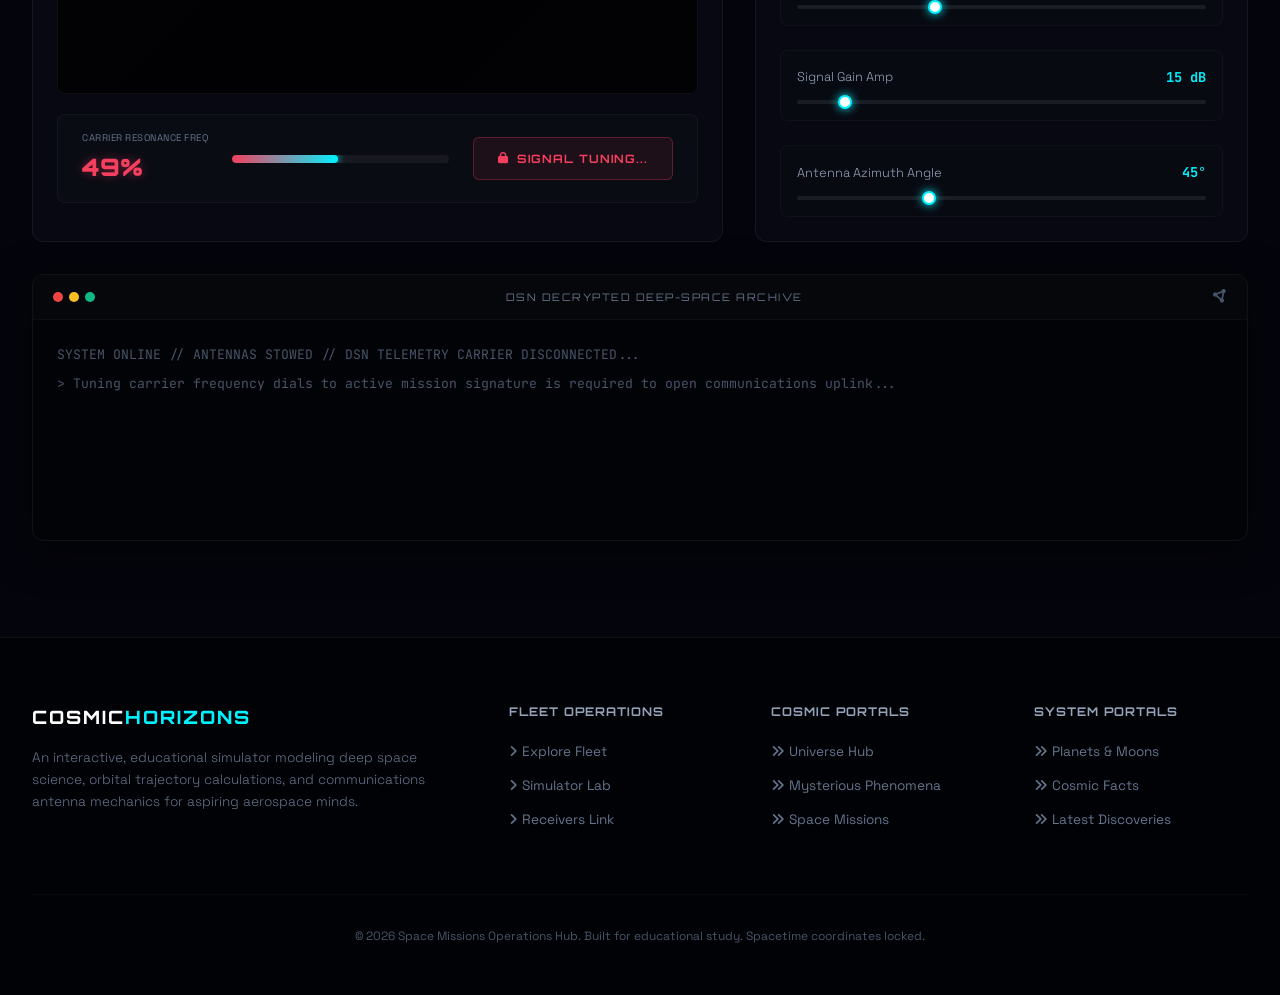
<file: missions.html>
<!DOCTYPE html>
<html lang="en">
<head>
    <meta charset="UTF-8">
    <meta name="viewport" content="width=device-width, initial-scale=1.0">
    <title>UniFacts: Cosmic Space Missions</title>
    <!-- Google Fonts -->
    <link rel="preconnect" href="https://fonts.googleapis.com">
    <link rel="preconnect" href="https://fonts.gstatic.com" crossorigin>
    <link href="https://fonts.googleapis.com/css2?family=Orbitron:wght@400;500;700;900&family=Space+Grotesk:wght@300;400;500;600;700&family=JetBrains+Mono:wght@300;400;700&display=swap" rel="stylesheet">
    <!-- FontAwesome for Premium Icons -->
    <link rel="stylesheet" href="https://cdnjs.cloudflare.com/ajax/libs/font-awesome/6.4.0/css/all.min.css">
    <!-- Custom Stylesheet -->
    <link rel="stylesheet" href="missions.css">
</head>
<body>

    <!-- Background Space Canvas System -->
    <canvas id="universe-background" class="universe-bg"></canvas>

    <!-- Global Glowing Header -->
    <header class="glass-header">
        <div class="header-container">
            <a href="index.html" class="logo">
                <i class="fa-solid fa-shuttle-space logo-glow"></i>
                <h1>UNI<span>FACTS</span></h1>
            </a>
            <nav class="nav-links">
                <a href="#origin" class="active">Fleet Origin</a>
                <a href="#simulator">Operations Lab</a>
                <a href="#comms-link">DSN Decoder</a>
            </nav>
            <div class="header-actions">
                <!-- Home Button -->
                <a href="index.html" class="btn-glow btn-home" title="Return to Hub Home" style="margin-right: 8px;">
                    <i class="fa-solid fa-house"></i>
                    <span>Hub</span>
                </a>
                <!-- Sectors Dropdown -->
                <div class="sectors-dropdown-container" style="margin-right: 12px;">
                    <button class="btn-glow sectors-toggle" aria-label="Toggle Sectors Menu">
                        <i class="fa-solid fa-compass"></i> <span>Sectors</span> <i class="fa-solid fa-chevron-down" style="font-size: 0.65rem; margin-left: 4px;"></i>
                    </button>
                    <div class="sectors-dropdown-menu glass-panel">
                        <a href="index.html"><i class="fa-solid fa-house"></i> Hub Home</a>
                        <a href="universe.html"><i class="fa-solid fa-bahai"></i> Universe</a>
                        <a href="phenomana.html"><i class="fa-solid fa-circle-nodes"></i> Phenomena</a>
                        <a href="#" class="active"><i class="fa-solid fa-rocket"></i> Missions</a>
                        <a href="planets.html"><i class="fa-solid fa-globe"></i> Planets</a>
                        <a href="facts.html"><i class="fa-solid fa-square-root-variable"></i> Cosmic Facts</a>
                        <a href="discoveries.html"><i class="fa-solid fa-satellite"></i> Discoveries</a>
                    </div>
                </div>
                <button id="student-toggle" class="btn-glow btn-student" title="Launch Flight Manual">
                    <i class="fa-solid fa-book-atlas"></i>
                    <span>Flight Manual</span>
                </button>
            </div>
        </div>
    </header>

    <!-- Hero / Origin Section -->
    <section id="origin" class="section-padding origin-hero">
        <div class="container">
            <div class="hero-content">
                <span class="badge">NASA / ESA / ISRO / JAXA DEEP SPACE CONSOLE</span>
                <h1 class="glitch-title" data-text="SPACE MISSIONS">SPACE MISSIONS</h1>
                <p class="hero-subtitle">
                    Step into the command chamber of humanity's greatest endeavors. Inspect, simulate, and decode telemetry links from probes charting the frozen frontiers of interstellar space.
                </p>
                <div class="hero-actions">
                    <a href="#simulator" class="btn-primary">
                        <i class="fa-solid fa-terminal"></i> Enter Operations Lab
                    </a>
                    <a href="#comms-link" class="btn-secondary">
                        <i class="fa-solid fa-satellite-dish"></i> Connect DSN Array
                    </a>
                </div>
            </div>

            <!-- Mission Fleet Carousel Grid -->
            <div class="mission-grid">
                <!-- Voyager Card -->
                <div class="mission-card" onclick="selectMissionDirectly(0)">
                    <div class="card-image-box">
                        <canvas class="card-vector-canvas" id="canvas-card-voyager"></canvas>
                        <span class="card-tag tag-interstellar">INTERSTELLAR</span>
                    </div>
                    <div class="card-content">
                        <h3>Voyager 1 & 2</h3>
                        <p>Humanity's farthest messengers, drifting through interstellar space beyond our solar boundary, carrying our Golden Record greetings.</p>
                        <span class="card-meta">Launched: 1977 | Current Status: Interstellar</span>
                    </div>
                </div>

                <!-- JWST Card -->
                <div class="mission-card" onclick="selectMissionDirectly(1)">
                    <div class="card-image-box">
                        <canvas class="card-vector-canvas" id="canvas-card-jwst"></canvas>
                        <span class="card-tag tag-observatory">DEEP SPACE OBS</span>
                    </div>
                    <div class="card-content">
                        <h3>James Webb Telescope</h3>
                        <p>A colossal infrared observatory stationed at L2 Lagrange point, peering back 13.5 billion years to witness the birth of primeval stars.</p>
                        <span class="card-meta">Launched: 2021 | Current Status: Operational</span>
                    </div>
                </div>

                <!-- Apollo Card -->
                <div class="mission-card" onclick="selectMissionDirectly(2)">
                    <div class="card-image-box">
                        <canvas class="card-vector-canvas" id="canvas-card-apollo"></canvas>
                        <span class="card-tag tag-lunar">LUNAR LANDER</span>
                    </div>
                    <div class="card-content">
                        <h3>Apollo 11</h3>
                        <p>The legendary spaceflight that landed the first humans on the Moon, proving the power of sheer human will and trajectory precision.</p>
                        <span class="card-meta">Landed: 1969 | Current Status: Completed</span>
                    </div>
                </div>

                <!-- Mars Rover Card -->
                <div class="mission-card" onclick="selectMissionDirectly(3)">
                    <div class="card-image-box">
                        <canvas class="card-vector-canvas" id="canvas-card-mars"></canvas>
                        <span class="card-tag tag-planetary">ASTROBIOLOGY</span>
                    </div>
                    <div class="card-content">
                        <h3>Mars Perseverance</h3>
                        <p>A high-tech astrobiology robotic laboratory searching for fossilized microbial bio-signatures in the sediments of Jezero Crater.</p>
                        <span class="card-meta">Landed: 2021 | Current Status: Operational</span>
                    </div>
                </div>

                <!-- Artemis Card -->
                <div class="mission-card" onclick="selectMissionDirectly(4)">
                    <div class="card-image-box">
                        <canvas class="card-vector-canvas" id="canvas-card-artemis"></canvas>
                        <span class="card-tag tag-nextgen">NEXT-GEN LUNAR</span>
                    </div>
                    <div class="card-content">
                        <h3>Artemis Program</h3>
                        <p>The modern blueprint for sustained deep-space lunar colonies, preparing humanity for the historical leap toward Mars transport.</p>
                        <span class="card-meta">Active Stage: II | Current Status: Preparing</span>
                    </div>
                </div>
            </div>
        </div>
    </section>

    <!-- Operations Simulator Section -->
    <section id="simulator" class="section-padding simulator-section">
        <div class="container">
            <div class="section-header">
                <span class="section-badge">INTERACTIVE FLIGHT MECHANICS</span>
                <h2 class="glowing-heading">Operations Lab</h2>
                <p>Select a mission payload below, adjust the physical orbital parameters, and watch live trajectory telemetry calculations shift.</p>
            </div>

            <div class="simulator-wrapper">
                <!-- Selectors Sidebar -->
                <div class="selector-sidebar">
                    <h3>SELECT MISSION</h3>
                    <div class="selector-list">
                        <button class="selector-btn active" onclick="selectMission(0)">
                            <i class="fa-solid fa-satellite"></i> Voyager 1 & 2
                        </button>
                        <button class="selector-btn" onclick="selectMission(1)">
                            <i class="fa-solid fa-eye"></i> James Webb (JWST)
                        </button>
                        <button class="selector-btn" onclick="selectMission(2)">
                            <i class="fa-solid fa-moon"></i> Apollo 11 Lander
                        </button>
                        <button class="selector-btn" onclick="selectMission(3)">
                            <i class="fa-solid fa-car-rover"></i> Mars Perseverance
                        </button>
                        <button class="selector-btn" onclick="selectMission(4)">
                            <i class="fa-solid fa-rocket"></i> Artemis Gateway
                        </button>
                    </div>
                </div>

                <!-- Core Laboratory Viewport -->
                <div class="simulator-main">
                    <div class="simulator-header-ops">
                        <div class="telemetry-online-tag">
                            <span class="pulse-dot"></span>
                            <span id="active-mission-title">VOYAGER INTERSTELLAR SYSTEM</span>
                        </div>
                        <div class="hud-timer">TIME SECS: <span id="ops-clock">000.00</span></div>
                    </div>

                    <div class="viewport-hud-layout">
                        <!-- Canvas Screen Frame -->
                        <div class="viewport-frame">
                            <canvas id="mission-canvas"></canvas>
                            <!-- High-Tech Target Crosshair Overlays -->
                            <div class="viewport-overlay-corner top-left"></div>
                            <div class="viewport-overlay-corner top-right"></div>
                            <div class="viewport-overlay-corner bottom-left"></div>
                            <div class="viewport-overlay-corner bottom-right"></div>
                        </div>

                        <!-- Parameter Tuning Controls Dashboard -->
                        <div class="controls-card">
                            <h3>CONTROLS & PARAMETERS</h3>
                            
                            <div id="dynamic-controls-container" class="sliders-list">
                                <!-- Generated Dynamically in Javascript -->
                            </div>

                            <!-- Realtime HUD Calculations Deck -->
                            <div class="hud-stats-box">
                                <h4>TELEMETRY FEEDS (CALCULATED LIVE)</h4>
                                <div class="hud-stats-grid" id="hud-readouts-container">
                                    <!-- Populated Dynamically in JS -->
                                </div>
                            </div>
                        </div>
                    </div>
                </div>
            </div>
        </div>
    </section>

    <!-- Deep Space Network Comms Linker Section -->
    <section id="comms-link" class="section-padding comms-section">
        <div class="container">
            <div class="section-header">
                <span class="section-badge">DSN ANTENNA TELEMETRY TUNER</span>
                <h2 class="glowing-heading">Deep Space Communication</h2>
                <p>Tune the Deep Space Network (DSN) receiving station antennas to resolve carrier waves drifting from interstellar space. Align waves to 100% to decrypt logs.</p>
            </div>

            <div class="comms-box">
                <!-- Dual Oscilloscope Screen Panel -->
                <div class="oscilloscope-hud">
                    <div class="oscilloscope-screen-box">
                        <span class="oscilloscope-label">SIGNAL OBSERVATION VIEWPORT</span>
                        <canvas id="dsn-canvas"></canvas>
                        <div class="screen-glare"></div>
                    </div>

                    <!-- Alignment Locking Telemetry Panel -->
                    <div class="tuning-lock-deck">
                        <div class="lock-metric-box">
                            <span class="metric-label">CARRIER RESONANCE FREQ</span>
                            <div class="metric-value" id="lock-percent">0%</div>
                        </div>
                        <div class="alignment-bar-container">
                            <div class="alignment-bar" id="lock-progress" style="width: 0%"></div>
                        </div>
                        <button id="comms-decrypt-btn" class="btn-lock" disabled>
                            <i class="fa-solid fa-lock"></i> SIGNAL UNLOCKED
                        </button>
                    </div>
                </div>

                <!-- Signal Dials Control Grid -->
                <div class="dials-grid-panel">
                    <h3>DSN RECEIVER ALIGNMENT DIALS</h3>
                    <p class="tuner-instruction">Scrambled Signal (Cyan) must align precisely with Target Carrier Resonance Wave (Magenta).</p>
                    
                    <div class="dials-controls">
                        <!-- Frequency Dial -->
                        <div class="dial-card">
                            <div class="dial-header">
                                <span class="dial-label">Carrier Frequency</span>
                                <span class="dial-value" id="dial-val-freq">30 GHz</span>
                            </div>
                            <input type="range" id="dial-freq" min="20" max="80" value="30" class="neon-slider">
                        </div>

                        <!-- Phase Dial -->
                        <div class="dial-card">
                            <div class="dial-header">
                                <span class="dial-label">Antenna Phase Shift</span>
                                <span class="dial-value" id="dial-val-phase">120°</span>
                            </div>
                            <input type="range" id="dial-phase" min="0" max="360" value="120" class="neon-slider">
                        </div>

                        <!-- Gain Dial -->
                        <div class="dial-card">
                            <div class="dial-header">
                                <span class="dial-label">Signal Gain Amp</span>
                                <span class="dial-value" id="dial-val-gain">15 dB</span>
                            </div>
                            <input type="range" id="dial-gain" min="5" max="100" value="15" class="neon-slider">
                        </div>

                        <!-- Azimuth Dial -->
                        <div class="dial-card">
                            <div class="dial-header">
                                <span class="dial-label">Antenna Azimuth Angle</span>
                                <span class="dial-value" id="dial-val-azimuth">45°</span>
                            </div>
                            <input type="range" id="dial-azimuth" min="10" max="120" value="45" class="neon-slider">
                        </div>
                    </div>
                </div>
            </div>

            <!-- Glowing Retro Scientific Decrypted Transcript Logs -->
            <div class="terminal-deck-wrapper" id="terminal-wrapper">
                <div class="terminal-header">
                    <div class="terminal-dots">
                        <span class="t-dot red"></span>
                        <span class="t-dot yellow"></span>
                        <span class="t-dot green"></span>
                    </div>
                    <span class="terminal-title">DSN DECRYPTED DEEP-SPACE ARCHIVE</span>
                    <i class="fa-solid fa-circle-nodes terminal-status-icon"></i>
                </div>
                <div class="terminal-screen" id="decrypted-screen">
                    <p class="term-dim">SYSTEM ONLINE // ANTENNAS STOWED // DSN TELEMETRY CARRIER DISCONNECTED...</p>
                    <p class="term-dim">> Tuning carrier frequency dials to active mission signature is required to open communications uplink...</p>
                </div>
            </div>
        </div>
    </section>

    <!-- Floating Sliding Mission Flight Manual / Science Drawer -->
    <div id="student-drawer" class="student-drawer">
        <div class="drawer-header">
            <div class="drawer-title">
                <i class="fa-solid fa-graduation-cap"></i>
                <h2>FLIGHT MANUAL</h2>
            </div>
            <button id="drawer-close" class="drawer-close-btn">
                <i class="fa-solid fa-xmark"></i>
            </button>
        </div>

        <div class="drawer-tabs">
            <button id="tab-btn-science" class="drawer-tab-btn active" onclick="switchDrawerTab(0)">
                <i class="fa-solid fa-flask"></i>
                <span>Orbits & Science</span>
            </button>
            <button id="tab-btn-code" class="drawer-tab-btn" onclick="switchDrawerTab(1)">
                <i class="fa-solid fa-code"></i>
                <span>Canvas Math</span>
            </button>
            <button id="tab-btn-inspector" class="drawer-tab-btn" onclick="switchDrawerTab(2)">
                <i class="fa-solid fa-chart-line"></i>
                <span>State Debugger</span>
            </button>
        </div>

        <div class="drawer-body">
            <!-- Science Content Tab -->
            <div id="drawer-tab-science" class="drawer-tab-content active">
                <!-- Loaded Dynamically -->
            </div>

            <!-- Canvas Code Breakdown Tab -->
            <div id="drawer-tab-code" class="drawer-tab-content">
                <!-- Loaded Dynamically -->
            </div>

            <!-- State Debugger Live Inspection Tab -->
            <div id="drawer-tab-inspector" class="drawer-tab-content">
                <h3>🔍 Live Variable Inspector</h3>
                <p>This console outputs dynamic operational parameters within the global JavaScript <code>state</code> structure in real time as values adjust.</p>
                <div class="inspector-card">
                    <h4>GLOBAL STATE CONSTANTS</h4>
                    <pre id="inspect-state" class="inspector-json">Initializing feeds...</pre>
                </div>
            </div>
        </div>
    </div>

    <!-- Global Footer -->
    <footer class="footer">
        <div class="container footer-grid">
            <div class="footer-brand">
                <h2>COSMIC<span>HORIZONS</span></h2>
                <p>An interactive, educational simulator modeling deep space science, orbital trajectory calculations, and communications antenna mechanics for aspiring aerospace minds.</p>
            </div>
            <div class="footer-links">
                <h4>Fleet Operations</h4>
                <a href="#origin"><i class="fa-solid fa-angle-right"></i> Explore Fleet</a>
                <a href="#simulator"><i class="fa-solid fa-angle-right"></i> Simulator Lab</a>
                <a href="#comms-link"><i class="fa-solid fa-angle-right"></i> Receivers Link</a>
            </div>
            <div class="footer-links">
                <h4>Cosmic Portals</h4>
                <a href="universe.html"><i class="fa-solid fa-angles-right"></i> Universe Hub</a>
                <a href="phenomana.html"><i class="fa-solid fa-angles-right"></i> Mysterious Phenomena</a>
                <a href="missions.html" class="active"><i class="fa-solid fa-angles-right"></i> Space Missions</a>
            </div>
            <div class="footer-links">
                <h4>System Portals</h4>
                <a href="planets.html"><i class="fa-solid fa-angles-right"></i> Planets & Moons</a>
                <a href="facts.html"><i class="fa-solid fa-angles-right"></i> Cosmic Facts</a>
                <a href="discoveries.html"><i class="fa-solid fa-angles-right"></i> Latest Discoveries</a>
            </div>
            <div class="footer-meta">
                <p>&copy; 2026 Space Missions Operations Hub. Built for educational study. Spacetime coordinates locked.</p>
            </div>
        </div>
    </footer>

    <!-- Custom Script JS -->
    <script src="missions.js"></script>
</body>
</html>
</file>
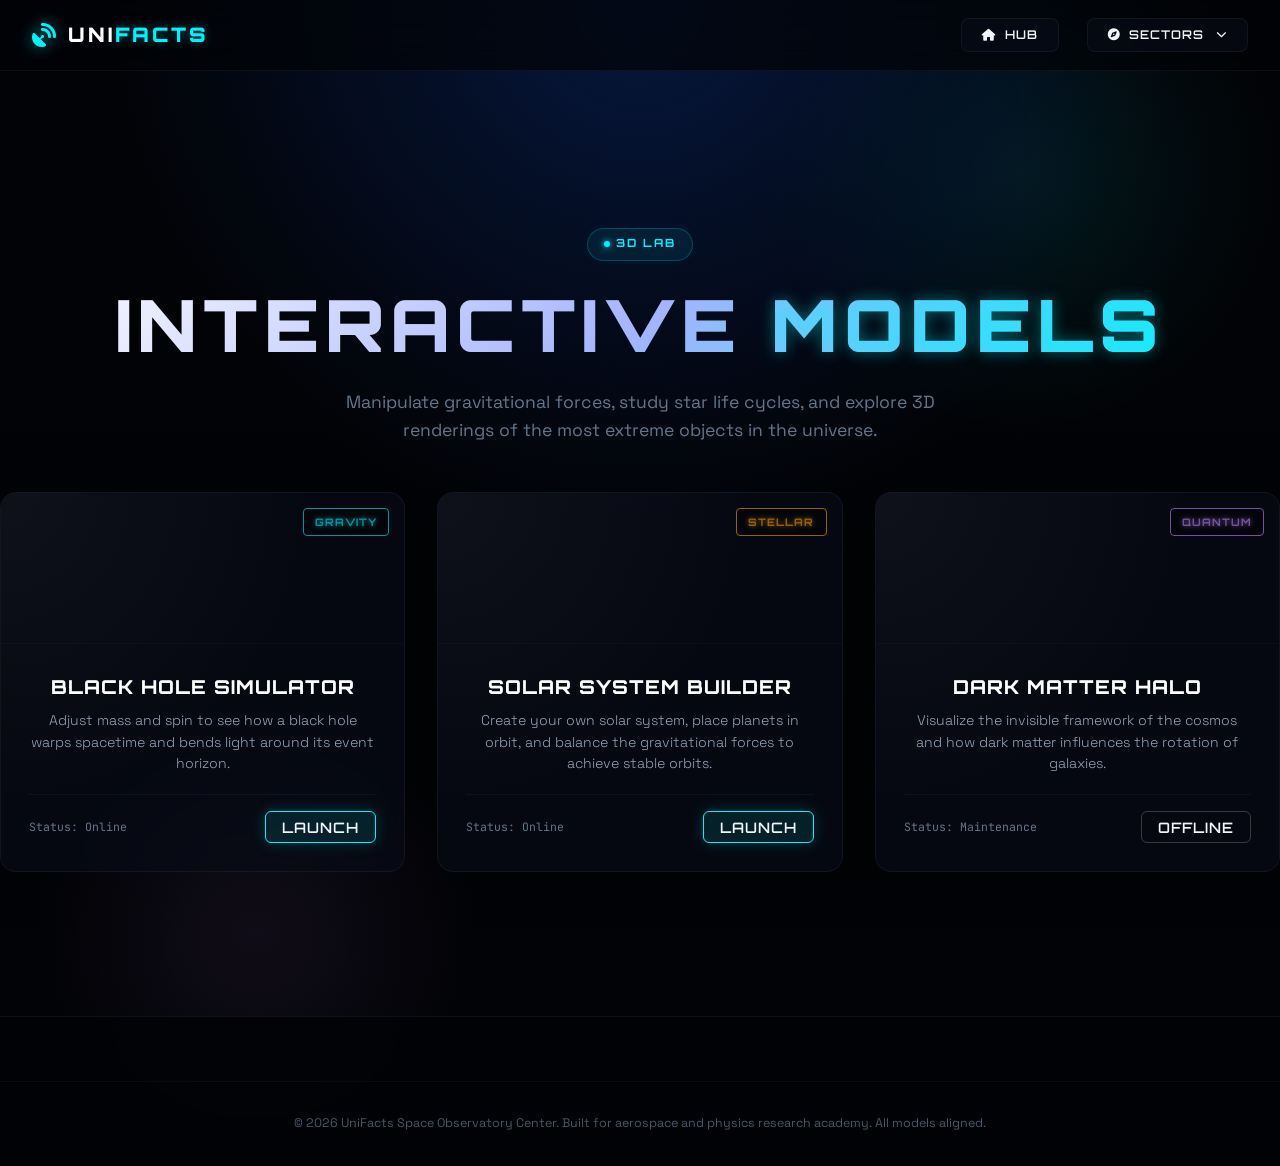
<file: models.html>
<!DOCTYPE html>
<html lang="en">
<head>
    <meta charset="UTF-8">
    <meta name="viewport" content="width=device-width, initial-scale=1.0">
    <title>Interactive Models - UniFacts</title>
    <!-- Google Fonts -->
    <link rel="preconnect" href="https://fonts.googleapis.com">
    <link rel="preconnect" href="https://fonts.gstatic.com" crossorigin>
    <link href="https://fonts.googleapis.com/css2?family=Orbitron:wght@400;500;700;900&family=Space+Grotesk:wght@300;400;500;600;700&family=JetBrains+Mono:wght@300;400;700&display=swap" rel="stylesheet">
    <!-- FontAwesome Premium Icons -->
    <link rel="stylesheet" href="https://cdnjs.cloudflare.com/ajax/libs/font-awesome/6.4.0/css/all.min.css">
    <!-- Custom Style -->
    <link rel="stylesheet" href="index.css">
</head>
<body>
    <!-- Stars Canvas System -->
    <canvas id="portal-background-canvas" class="portal-bg"></canvas>

    <!-- Header Panel -->
    <header class="glass-header">
        <div class="header-container">
            <a href="index.html" class="logo">
                <i class="fa-solid fa-satellite-dish logo-glow"></i>
                <h1>UNI<span>FACTS</span></h1>
            </a>
            <div class="header-actions">
                <!-- Home Button -->
                <a href="index.html" class="btn-glow btn-home" title="Return to Hub Home" style="margin-right: 8px;">
                    <i class="fa-solid fa-house"></i>
                    <span>Hub</span>
                </a>
                <!-- Sectors Dropdown -->
                <div class="sectors-dropdown-container">
                    <button class="btn-glow sectors-toggle" aria-label="Toggle Sectors Menu">
                        <i class="fa-solid fa-compass"></i> <span>Sectors</span> <i class="fa-solid fa-chevron-down" style="font-size: 0.65rem; margin-left: 4px;"></i>
                    </button>
                    <div class="sectors-dropdown-menu glass-panel" style="right: 0;">
                        <a href="index.html"><i class="fa-solid fa-house"></i> Hub Home</a>
                        <a href="universe.html"><i class="fa-solid fa-bahai"></i> Universe</a>
                        <a href="phenomana.html"><i class="fa-solid fa-circle-nodes"></i> Phenomena</a>
                        <a href="missions.html"><i class="fa-solid fa-rocket"></i> Missions</a>
                        <a href="planets.html"><i class="fa-solid fa-globe"></i> Planets</a>
                        <a href="facts.html"><i class="fa-solid fa-square-root-variable"></i> Cosmic Facts</a>
                        <a href="discoveries.html"><i class="fa-solid fa-satellite"></i> Discoveries</a>
                    </div>
                </div>
            </div>
        </div>
    </header>

    <main style="padding-top: 100px; min-height: 80vh;">
        <section class="container text-center section-padding">
            <span class="badge animate-fade-in-up"><span class="pulse-dot"></span> 3D LAB</span>
            <h1 class="hero-title animate-fade-in-up delay-100">Interactive <span>Models</span></h1>
            <p class="section-subtitle animate-fade-in-up delay-200" style="margin-bottom: 3rem;">Manipulate gravitational forces, study star life cycles, and explore 3D renderings of the most extreme objects in the universe.</p>
            
            <div class="portal-grid">
                <!-- Model Card 1 -->
                <div class="portal-card animate-fade-in-up delay-100" style="--glow-color: #00f2fe; --glow-rgb: 0, 242, 254;">
                    <div class="card-top" style="background: url('https://images.unsplash.com/photo-1462331940025-496dfbfc7564?q=80&w=600&auto=format&fit=crop') center/cover; opacity: 0.6;">
                        <span class="card-badge">GRAVITY</span>
                    </div>
                    <div class="card-body">
                        <h3>Black Hole Simulator</h3>
                        <p>Adjust mass and spin to see how a black hole warps spacetime and bends light around its event horizon.</p>
                        <div class="card-footer">
                            <span class="card-stats">Status: Online</span>
                            <a href="#" class="btn-glow primary-btn animate-pulse-glow" style="padding: 0.5rem 1rem;">Launch</a>
                        </div>
                    </div>
                </div>
                <!-- Model Card 2 -->
                <div class="portal-card animate-fade-in-up delay-200" style="--glow-color: #f59e0b; --glow-rgb: 245, 158, 11;">
                    <div class="card-top" style="background: url('https://images.unsplash.com/photo-1451187580459-43490279c0fa?q=80&w=600&auto=format&fit=crop') center/cover; opacity: 0.6;">
                        <span class="card-badge">STELLAR</span>
                    </div>
                    <div class="card-body">
                        <h3>Solar System Builder</h3>
                        <p>Create your own solar system, place planets in orbit, and balance the gravitational forces to achieve stable orbits.</p>
                        <div class="card-footer">
                            <span class="card-stats">Status: Online</span>
                            <a href="#" class="btn-glow primary-btn animate-pulse-glow" style="padding: 0.5rem 1rem;">Launch</a>
                        </div>
                    </div>
                </div>
                <!-- Model Card 3 -->
                <div class="portal-card animate-fade-in-up delay-300" style="--glow-color: #c084fc; --glow-rgb: 192, 132, 252;">
                    <div class="card-top" style="background: url('https://images.unsplash.com/photo-1444703686981-a3abbc4d4fe3?q=80&w=600&auto=format&fit=crop') center/cover; opacity: 0.6;">
                        <span class="card-badge">QUANTUM</span>
                    </div>
                    <div class="card-body">
                        <h3>Dark Matter Halo</h3>
                        <p>Visualize the invisible framework of the cosmos and how dark matter influences the rotation of galaxies.</p>
                        <div class="card-footer">
                            <span class="card-stats">Status: Maintenance</span>
                            <a href="#" class="btn-glow secondary-btn" style="padding: 0.5rem 1rem;">Offline</a>
                        </div>
                    </div>
                </div>
            </div>
        </section>
    </main>

    <!-- Footer -->
    <footer class="footer">
        <div class="container footer-meta">
            <p>&copy; 2026 UniFacts Space Observatory Center. Built for aerospace and physics research academy. All models aligned.</p>
        </div>
    </footer>
    <script src="index.js"></script>
</body>
</html>
</file>
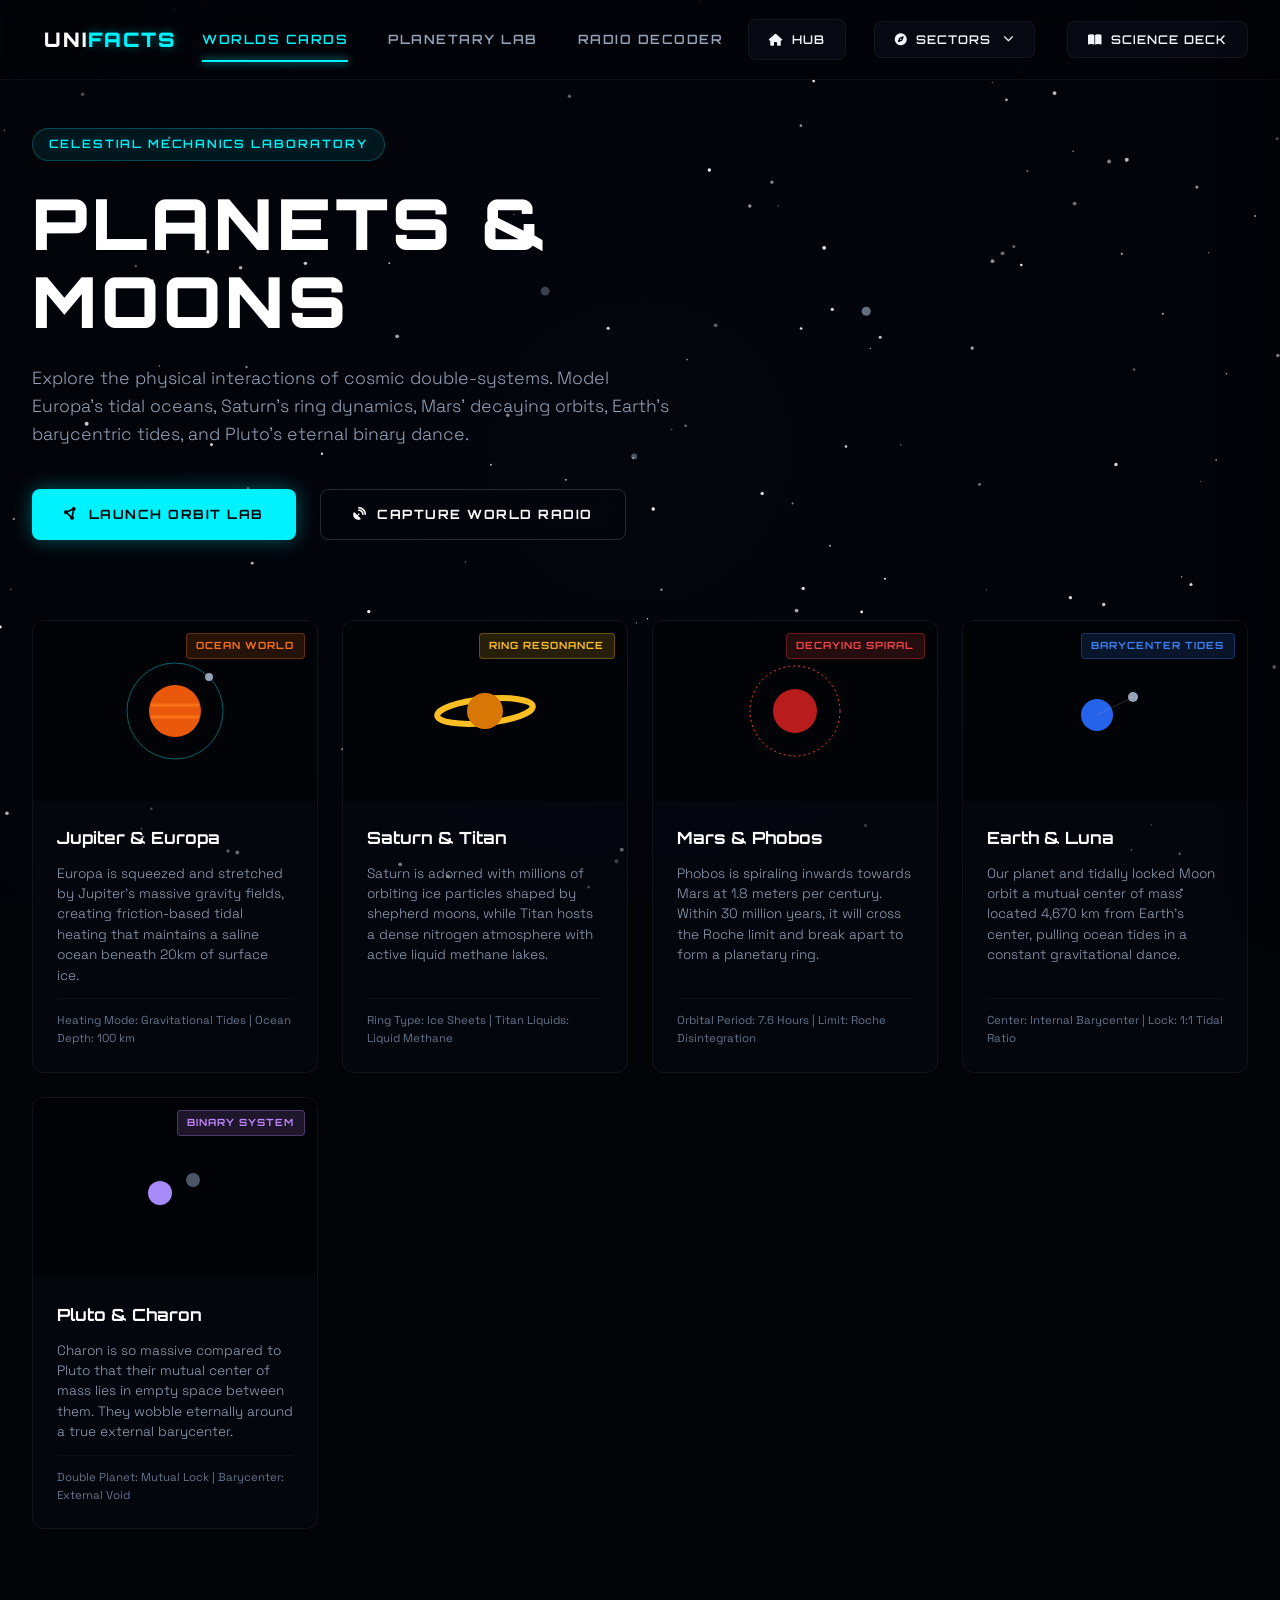
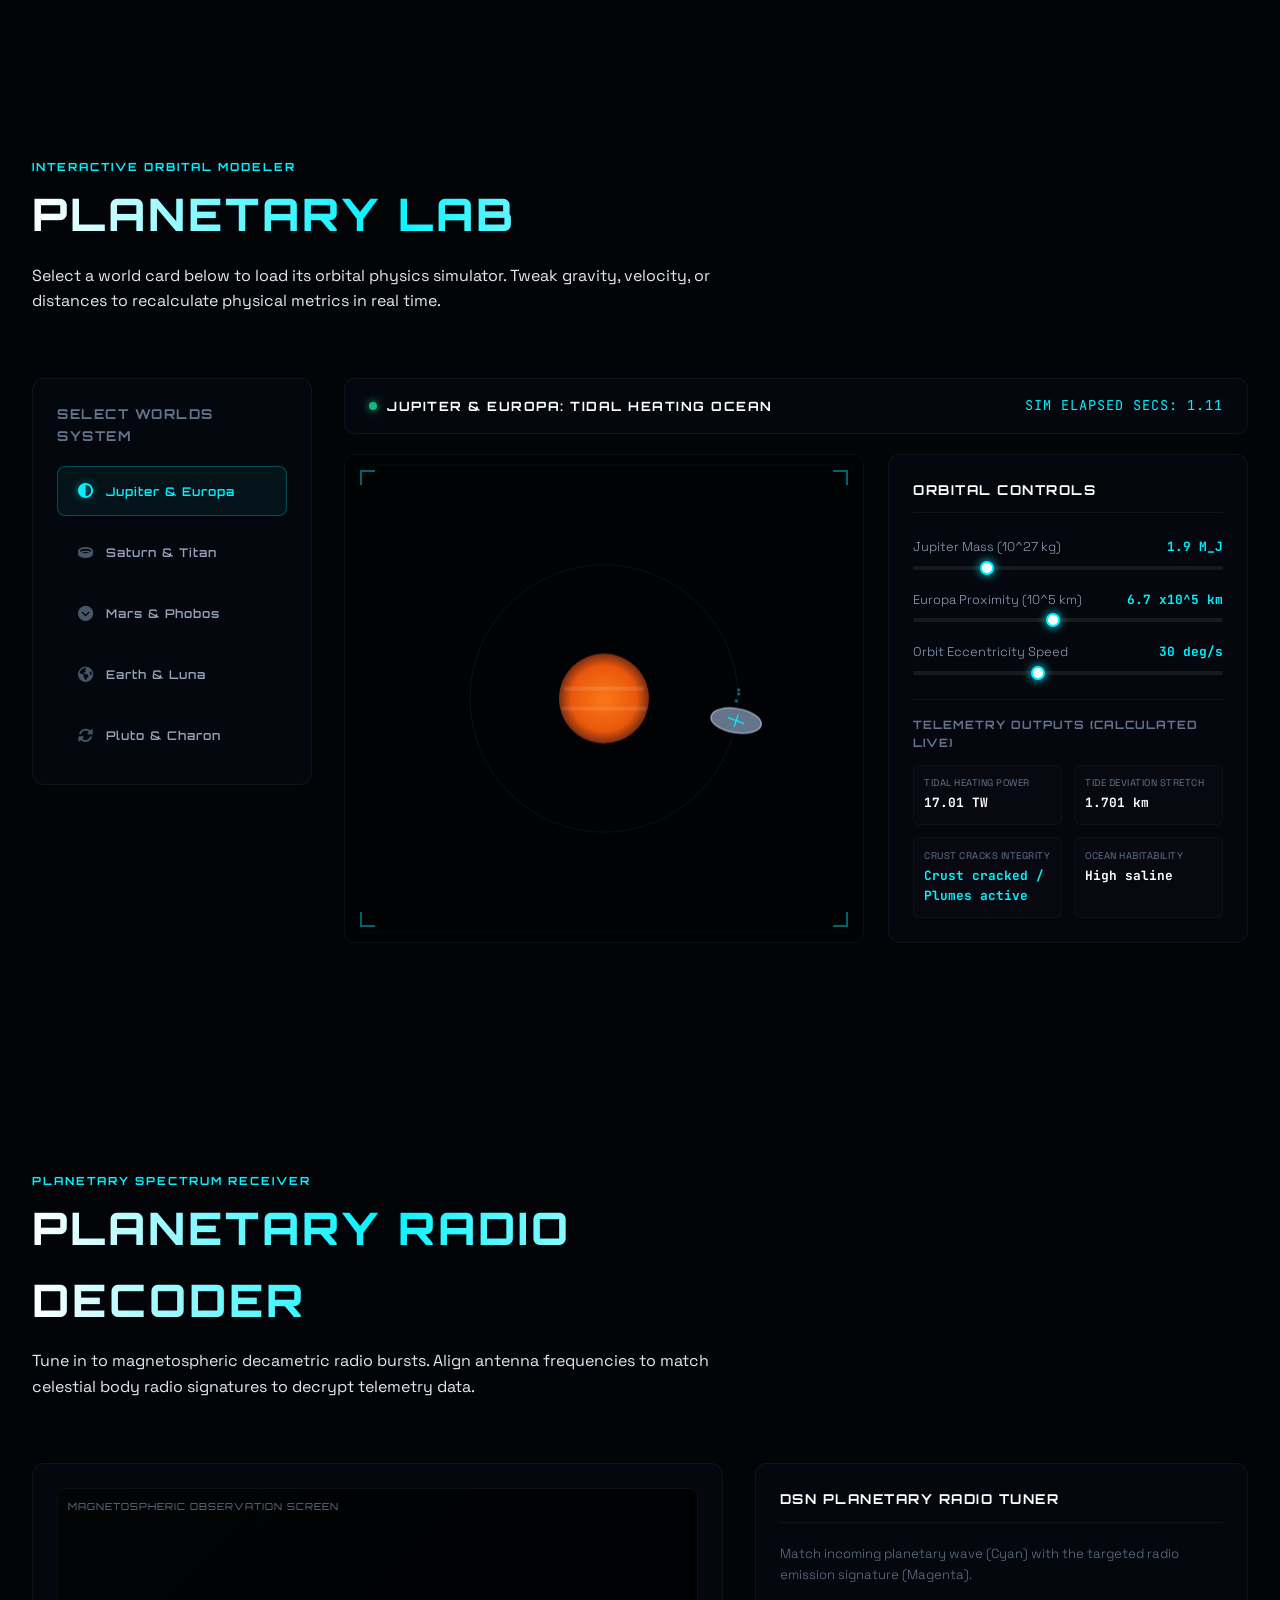
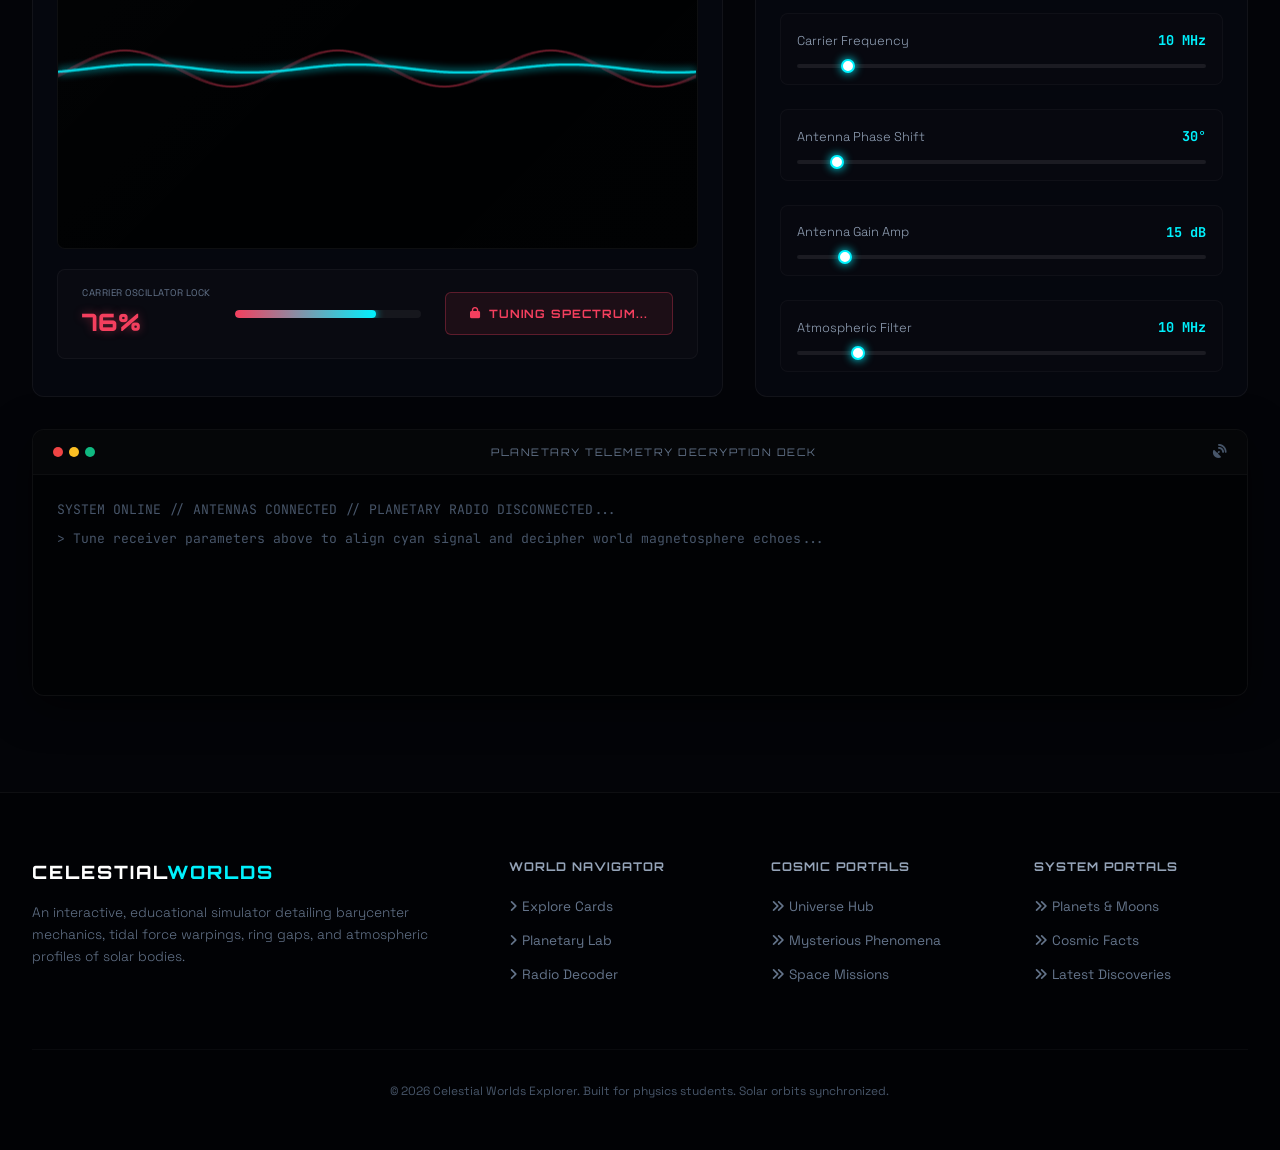
<file: planets.html>
<!DOCTYPE html>
<html lang="en">
<head>
    <meta charset="UTF-8">
    <meta name="viewport" content="width=device-width, initial-scale=1.0">
    <title>UniFacts: Planets & Moons</title>
    <!-- Google Fonts -->
    <link rel="preconnect" href="https://fonts.googleapis.com">
    <link rel="preconnect" href="https://fonts.gstatic.com" crossorigin>
    <link href="https://fonts.googleapis.com/css2?family=Orbitron:wght@400;500;700;900&family=Space+Grotesk:wght@300;400;500;600;700&family=JetBrains+Mono:wght@300;400;700&display=swap" rel="stylesheet">
    <!-- FontAwesome for Premium Icons -->
    <link rel="stylesheet" href="https://cdnjs.cloudflare.com/ajax/libs/font-awesome/6.4.0/css/all.min.css">
    <!-- Custom Stylesheet -->
    <link rel="stylesheet" href="planets.css">
</head>
<body>

    <!-- Background Space Canvas System -->
    <canvas id="universe-background" class="universe-bg"></canvas>

    <!-- Global Glowing Header -->
    <header class="glass-header">
        <div class="header-container">
            <a href="index.html" class="logo">
                <i class="fa-solid fa-planet-ringed logo-glow"></i>
                <h1>UNI<span>FACTS</span></h1>
            </a>
            <nav class="nav-links">
                <a href="#origin" class="active">Worlds Cards</a>
                <a href="#playground">Planetary Lab</a>
                <a href="#comms-link">Radio Decoder</a>
            </nav>
            <div class="header-actions">
                <!-- Home Button -->
                <a href="index.html" class="btn-glow btn-home" title="Return to Hub Home" style="margin-right: 8px;">
                    <i class="fa-solid fa-house"></i>
                    <span>Hub</span>
                </a>
                <!-- Sectors Dropdown -->
                <div class="sectors-dropdown-container" style="margin-right: 12px;">
                    <button class="btn-glow sectors-toggle" aria-label="Toggle Sectors Menu">
                        <i class="fa-solid fa-compass"></i> <span>Sectors</span> <i class="fa-solid fa-chevron-down" style="font-size: 0.65rem; margin-left: 4px;"></i>
                    </button>
                    <div class="sectors-dropdown-menu glass-panel">
                        <a href="index.html"><i class="fa-solid fa-house"></i> Hub Home</a>
                        <a href="universe.html"><i class="fa-solid fa-bahai"></i> Universe</a>
                        <a href="phenomana.html"><i class="fa-solid fa-circle-nodes"></i> Phenomena</a>
                        <a href="missions.html"><i class="fa-solid fa-rocket"></i> Missions</a>
                        <a href="#" class="active"><i class="fa-solid fa-globe"></i> Planets</a>
                        <a href="facts.html"><i class="fa-solid fa-square-root-variable"></i> Cosmic Facts</a>
                        <a href="discoveries.html"><i class="fa-solid fa-satellite"></i> Discoveries</a>
                    </div>
                </div>
                <button id="student-toggle" class="btn-glow btn-student" title="Launch Science Deck">
                    <i class="fa-solid fa-book-open"></i>
                    <span>Science Deck</span>
                </button>
            </div>
        </div>
    </header>

    <!-- Hero / Origin Section -->
    <section id="origin" class="section-padding origin-hero">
        <div class="container">
            <div class="hero-content">
                <span class="badge">CELESTIAL MECHANICS LABORATORY</span>
                <h1 class="glitch-title" data-text="PLANETS & MOONS">PLANETS & MOONS</h1>
                <p class="hero-subtitle">
                    Explore the physical interactions of cosmic double-systems. Model Europa's tidal oceans, Saturn's ring dynamics, Mars' decaying orbits, Earth's barycentric tides, and Pluto's eternal binary dance.
                </p>
                <div class="hero-actions">
                    <a href="#playground" class="btn-primary">
                        <i class="fa-solid fa-circle-nodes"></i> Launch Orbit Lab
                    </a>
                    <a href="#comms-link" class="btn-secondary">
                        <i class="fa-solid fa-satellite-dish"></i> Capture World Radio
                    </a>
                </div>
            </div>

            <!-- Worlds Fact Cards Grid -->
            <div class="mission-grid">
                <!-- System 1: Jupiter & Europa -->
                <div class="mission-card" onclick="selectFactDirectly(0)">
                    <div class="card-image-box">
                        <canvas class="card-vector-canvas" id="canvas-card-jupiter"></canvas>
                        <span class="card-tag tag-jupiter">OCEAN WORLD</span>
                    </div>
                    <div class="card-content">
                        <h3>Jupiter & Europa</h3>
                        <p>Europa is squeezed and stretched by Jupiter's massive gravity fields, creating friction-based tidal heating that maintains a saline ocean beneath 20km of surface ice.</p>
                        <span class="card-meta">Heating Mode: Gravitational Tides | Ocean Depth: 100 km</span>
                    </div>
                </div>

                <!-- System 2: Saturn & Titan -->
                <div class="mission-card" onclick="selectFactDirectly(1)">
                    <div class="card-image-box">
                        <canvas class="card-vector-canvas" id="canvas-card-saturn"></canvas>
                        <span class="card-tag tag-saturn">RING RESONANCE</span>
                    </div>
                    <div class="card-content">
                        <h3>Saturn & Titan</h3>
                        <p>Saturn is adorned with millions of orbiting ice particles shaped by shepherd moons, while Titan hosts a dense nitrogen atmosphere with active liquid methane lakes.</p>
                        <span class="card-meta">Ring Type: Ice Sheets | Titan Liquids: Liquid Methane</span>
                    </div>
                </div>

                <!-- System 3: Mars & Phobos -->
                <div class="mission-card" onclick="selectFactDirectly(2)">
                    <div class="card-image-box">
                        <canvas class="card-vector-canvas" id="canvas-card-mars"></canvas>
                        <span class="card-tag tag-mars">DECAYING SPIRAL</span>
                    </div>
                    <div class="card-content">
                        <h3>Mars & Phobos</h3>
                        <p>Phobos is spiraling inwards towards Mars at 1.8 meters per century. Within 30 million years, it will cross the Roche limit and break apart to form a planetary ring.</p>
                        <span class="card-meta">Orbital Period: 7.6 Hours | Limit: Roche Disintegration</span>
                    </div>
                </div>

                <!-- System 4: Earth & Luna -->
                <div class="mission-card" onclick="selectFactDirectly(3)">
                    <div class="card-image-box">
                        <canvas class="card-vector-canvas" id="canvas-card-earth"></canvas>
                        <span class="card-tag tag-earth">BARYCENTER TIDES</span>
                    </div>
                    <div class="card-content">
                        <h3>Earth & Luna</h3>
                        <p>Our planet and tidally locked Moon orbit a mutual center of mass located 4,670 km from Earth's center, pulling ocean tides in a constant gravitational dance.</p>
                        <span class="card-meta">Center: Internal Barycenter | Lock: 1:1 Tidal Ratio</span>
                    </div>
                </div>

                <!-- System 5: Pluto & Charon -->
                <div class="mission-card" onclick="selectFactDirectly(4)">
                    <div class="card-image-box">
                        <canvas class="card-vector-canvas" id="canvas-card-pluto"></canvas>
                        <span class="card-tag tag-pluto">BINARY SYSTEM</span>
                    </div>
                    <div class="card-content">
                        <h3>Pluto & Charon</h3>
                        <p>Charon is so massive compared to Pluto that their mutual center of mass lies in empty space between them. They wobble eternally around a true external barycenter.</p>
                        <span class="card-meta">Double Planet: Mutual Lock | Barycenter: External Void</span>
                    </div>
                </div>
            </div>
        </div>
    </section>

    <!-- Celestial Playground / Physics Lab Section -->
    <section id="playground" class="section-padding simulator-section">
        <div class="container">
            <div class="section-header">
                <span class="section-badge">INTERACTIVE ORBITAL MODELER</span>
                <h2 class="glowing-heading">Planetary Lab</h2>
                <p>Select a world card below to load its orbital physics simulator. Tweak gravity, velocity, or distances to recalculate physical metrics in real time.</p>
            </div>

            <div class="simulator-wrapper">
                <!-- Selectors Sidebar -->
                <div class="selector-sidebar">
                    <h3>SELECT WORLDS SYSTEM</h3>
                    <div class="selector-list">
                        <button class="selector-btn active" onclick="selectFact(0)">
                            <i class="fa-solid fa-circle-half-stroke"></i> Jupiter & Europa
                        </button>
                        <button class="selector-btn" onclick="selectFact(1)">
                            <i class="fa-solid fa-ring"></i> Saturn & Titan
                        </button>
                        <button class="selector-btn" onclick="selectFact(2)">
                            <i class="fa-solid fa-circle-chevron-down"></i> Mars & Phobos
                        </button>
                        <button class="selector-btn" onclick="selectFact(3)">
                            <i class="fa-solid fa-earth-americas"></i> Earth & Luna
                        </button>
                        <button class="selector-btn" onclick="selectFact(4)">
                            <i class="fa-solid fa-rotate"></i> Pluto & Charon
                        </button>
                    </div>
                </div>

                <!-- Core Laboratory Viewport -->
                <div class="simulator-main">
                    <div class="simulator-header-ops">
                        <div class="telemetry-online-tag">
                            <span class="pulse-dot"></span>
                            <span id="active-fact-title">JUPITER TIDAL HEATING MODEL</span>
                        </div>
                        <div class="hud-timer">SIM ELAPSED SECS: <span id="ops-clock">000.00</span></div>
                    </div>

                    <div class="viewport-hud-layout">
                        <!-- Canvas Screen Frame -->
                        <div class="viewport-frame">
                            <canvas id="fact-canvas"></canvas>
                            <!-- High-Tech Target Crosshair Overlays -->
                            <div class="viewport-overlay-corner top-left"></div>
                            <div class="viewport-overlay-corner top-right"></div>
                            <div class="viewport-overlay-corner bottom-left"></div>
                            <div class="viewport-overlay-corner bottom-right"></div>
                        </div>

                        <!-- Parameter Tuning Controls Dashboard -->
                        <div class="controls-card">
                            <h3>ORBITAL CONTROLS</h3>
                            
                            <div id="dynamic-controls-container" class="sliders-list">
                                <!-- Generated Dynamically in Javascript -->
                            </div>

                            <!-- Realtime HUD Calculations Deck -->
                            <div class="hud-stats-box">
                                <h4>TELEMETRY OUTPUTS (CALCULATED LIVE)</h4>
                                <div class="hud-stats-grid" id="hud-readouts-container">
                                    <!-- Populated Dynamically in JS -->
                                </div>
                            </div>
                        </div>
                    </div>
                </div>
            </div>
        </div>
    </section>

    <!-- Planetary Radio Linker Section (Radio Decoder) -->
    <section id="comms-link" class="section-padding comms-section">
        <div class="container">
            <div class="section-header">
                <span class="section-badge">PLANETARY SPECTRUM RECEIVER</span>
                <h2 class="glowing-heading">Planetary Radio Decoder</h2>
                <p>Tune in to magnetospheric decametric radio bursts. Align antenna frequencies to match celestial body radio signatures to decrypt telemetry data.</p>
            </div>

            <div class="comms-box">
                <!-- Dual Oscilloscope Screen Panel -->
                <div class="oscilloscope-hud">
                    <div class="oscilloscope-screen-box">
                        <span class="oscilloscope-label">MAGNETOSPHERIC OBSERVATION SCREEN</span>
                        <canvas id="dsn-canvas"></canvas>
                        <div class="screen-glare"></div>
                    </div>

                    <!-- Alignment Locking Telemetry Panel -->
                    <div class="tuning-lock-deck">
                        <div class="lock-metric-box">
                            <span class="metric-label">CARRIER OSCILLATOR LOCK</span>
                            <div class="metric-value" id="lock-percent">0%</div>
                        </div>
                        <div class="alignment-bar-container">
                            <div class="alignment-bar" id="lock-progress" style="width: 0%"></div>
                        </div>
                        <button id="comms-decrypt-btn" class="btn-lock" disabled>
                            <i class="fa-solid fa-lock"></i> SPECTRUM UNLOCKED
                        </button>
                    </div>
                </div>

                <!-- Signal Dials Control Grid -->
                <div class="dials-grid-panel">
                    <h3>DSN PLANETARY RADIO TUNER</h3>
                    <p class="tuner-instruction">Match incoming planetary wave (Cyan) with the targeted radio emission signature (Magenta).</p>
                    
                    <div class="dials-controls">
                        <!-- Frequency Dial -->
                        <div class="dial-card">
                            <div class="dial-header">
                                <span class="dial-label">Carrier Frequency</span>
                                <span class="dial-value" id="dial-val-freq">10 MHz</span>
                            </div>
                            <input type="range" id="dial-freq" min="5" max="50" value="10" class="neon-slider">
                        </div>

                        <!-- Phase Dial -->
                        <div class="dial-card">
                            <div class="dial-header">
                                <span class="dial-label">Antenna Phase Shift</span>
                                <span class="dial-value" id="dial-val-phase">30°</span>
                            </div>
                            <input type="range" id="dial-phase" min="0" max="360" value="30" class="neon-slider">
                        </div>

                        <!-- Gain Dial -->
                        <div class="dial-card">
                            <div class="dial-header">
                                <span class="dial-label">Antenna Gain Amp</span>
                                <span class="dial-value" id="dial-val-gain">15 dB</span>
                            </div>
                            <input type="range" id="dial-gain" min="5" max="100" value="15" class="neon-slider">
                        </div>

                        <!-- Azimuth Dial -->
                        <div class="dial-card">
                            <div class="dial-header">
                                <span class="dial-label">Atmospheric Filter</span>
                                <span class="dial-value" id="dial-val-azimuth">10 MHz</span>
                            </div>
                            <input type="range" id="dial-azimuth" min="2" max="60" value="10" class="neon-slider">
                        </div>
                    </div>
                </div>
            </div>

            <!-- Glowing Retro Scientific Decrypted Transcript Logs -->
            <div class="terminal-deck-wrapper" id="terminal-wrapper">
                <div class="terminal-header">
                    <div class="terminal-dots">
                        <span class="t-dot red"></span>
                        <span class="t-dot yellow"></span>
                        <span class="t-dot green"></span>
                    </div>
                    <span class="terminal-title">PLANETARY TELEMETRY DECRYPTION DECK</span>
                    <i class="fa-solid fa-satellite-dish terminal-status-icon"></i>
                </div>
                <div class="terminal-screen" id="decrypted-screen">
                    <p class="term-dim">SYSTEM ONLINE // ANTENNAS CONNECTED // PLANETARY RADIO DISCONNECTED...</p>
                    <p class="term-dim">> Tune receiver parameters above to align cyan signal and decipher world magnetosphere echoes...</p>
                </div>
            </div>
        </div>
    </section>

    <!-- Floating Sliding science Manual / Study Drawer -->
    <div id="student-drawer" class="student-drawer">
        <div class="drawer-header">
            <div class="drawer-title">
                <i class="fa-solid fa-user-astronaut"></i>
                <h2>SCIENCE MANUAL</h2>
            </div>
            <button id="drawer-close" class="drawer-close-btn">
                <i class="fa-solid fa-xmark"></i>
            </button>
        </div>

        <div class="drawer-tabs">
            <button id="tab-btn-science" class="drawer-tab-btn active" onclick="switchDrawerTab(0)">
                <i class="fa-solid fa-book-atlas"></i>
                <span>Orbits & Physics</span>
            </button>
            <button id="tab-btn-code" class="drawer-tab-btn" onclick="switchDrawerTab(1)">
                <i class="fa-solid fa-code"></i>
                <span>Canvas Math</span>
            </button>
            <button id="tab-btn-inspector" class="drawer-tab-btn" onclick="switchDrawerTab(2)">
                <i class="fa-solid fa-laptop-code"></i>
                <span>State Debugger</span>
            </button>
        </div>

        <div class="drawer-body">
            <!-- Science Content Tab -->
            <div id="drawer-tab-science" class="drawer-tab-content active">
                <!-- Loaded Dynamically -->
            </div>

            <!-- Canvas Code Breakdown Tab -->
            <div id="drawer-tab-code" class="drawer-tab-content">
                <!-- Loaded Dynamically -->
            </div>

            <!-- State Debugger Live Inspection Tab -->
            <div id="drawer-tab-inspector" class="drawer-tab-content">
                <h3>🔍 Telemetry Inspector</h3>
                <p>This console outputs dynamic variables within the global JavaScript <code>state</code> structure in real time as sliders move.</p>
                <div class="inspector-card">
                    <h4>GLOBAL STATE CONSTANTS</h4>
                    <pre id="inspect-state" class="inspector-json">Initializing feeds...</pre>
                </div>
            </div>
        </div>
    </div>

    <!-- Global Footer -->
    <footer class="footer">
        <div class="container footer-grid">
            <div class="footer-brand">
                <h2>CELESTIAL<span>WORLDS</span></h2>
                <p>An interactive, educational simulator detailing barycenter mechanics, tidal force warpings, ring gaps, and atmospheric profiles of solar bodies.</p>
            </div>
            <div class="footer-links">
                <h4>World Navigator</h4>
                <a href="#origin"><i class="fa-solid fa-angle-right"></i> Explore Cards</a>
                <a href="#playground"><i class="fa-solid fa-angle-right"></i> Planetary Lab</a>
                <a href="#comms-link"><i class="fa-solid fa-angle-right"></i> Radio Decoder</a>
            </div>
            <div class="footer-links">
                <h4>Cosmic Portals</h4>
                <a href="universe.html"><i class="fa-solid fa-angles-right"></i> Universe Hub</a>
                <a href="phenomana.html"><i class="fa-solid fa-angles-right"></i> Mysterious Phenomena</a>
                <a href="missions.html"><i class="fa-solid fa-angles-right"></i> Space Missions</a>
            </div>
            <div class="footer-links">
                <h4>System Portals</h4>
                <a href="planets.html" class="active"><i class="fa-solid fa-angles-right"></i> Planets & Moons</a>
                <a href="facts.html"><i class="fa-solid fa-angles-right"></i> Cosmic Facts</a>
                <a href="discoveries.html"><i class="fa-solid fa-angles-right"></i> Latest Discoveries</a>
            </div>
            <div class="footer-meta">
                <p>&copy; 2026 Celestial Worlds Explorer. Built for physics students. Solar orbits synchronized.</p>
            </div>
        </div>
    </footer>

    <!-- Custom Script JS -->
    <script src="planets.js"></script>
</body>
</html>
</file>
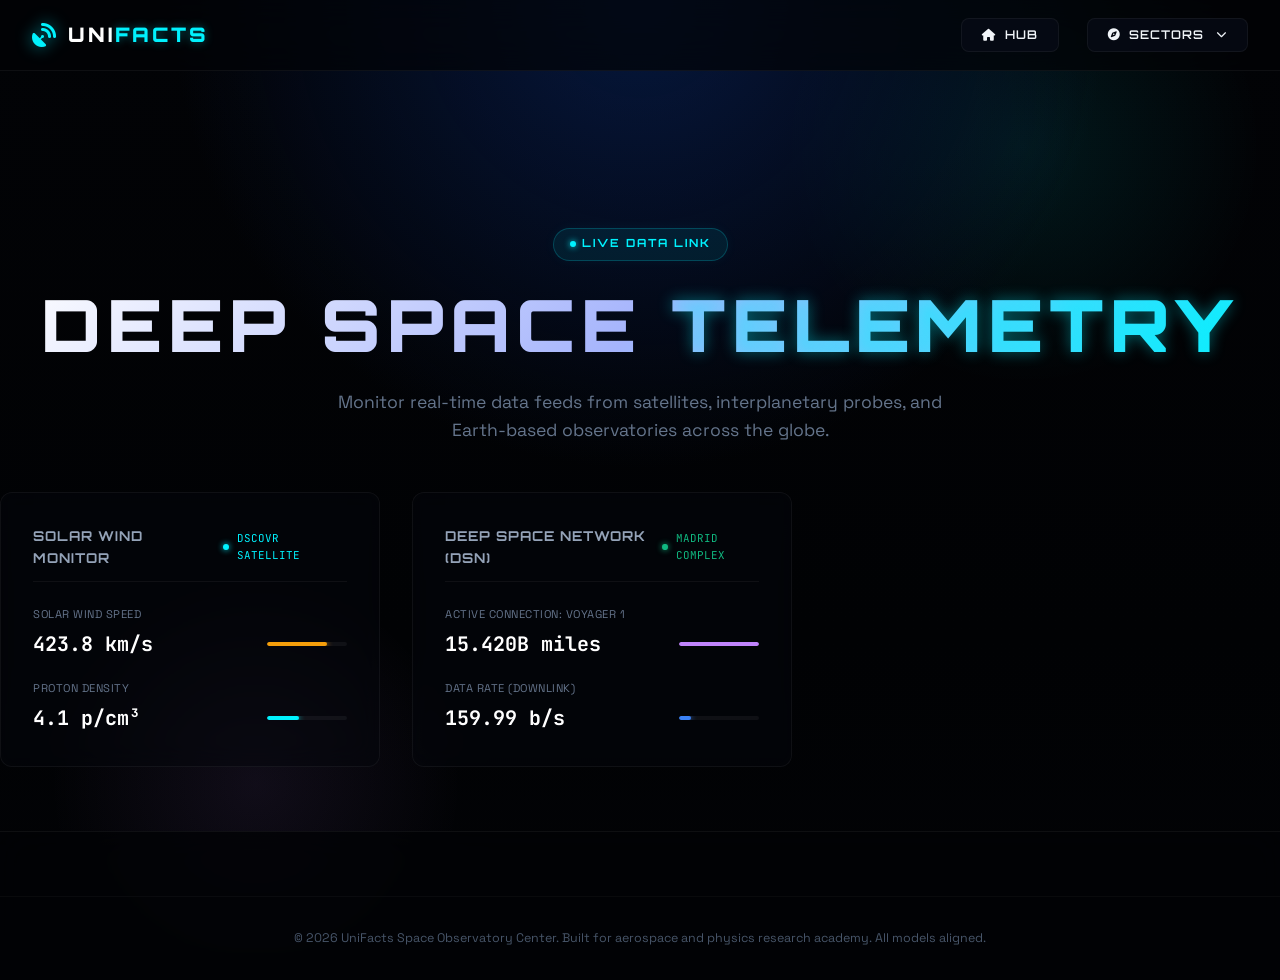
<file: telemetry.html>
<!DOCTYPE html>
<html lang="en">
<head>
    <meta charset="UTF-8">
    <meta name="viewport" content="width=device-width, initial-scale=1.0">
    <title>Live Telemetry - UniFacts</title>
    <!-- Google Fonts -->
    <link rel="preconnect" href="https://fonts.googleapis.com">
    <link rel="preconnect" href="https://fonts.gstatic.com" crossorigin>
    <link href="https://fonts.googleapis.com/css2?family=Orbitron:wght@400;500;700;900&family=Space+Grotesk:wght@300;400;500;600;700&family=JetBrains+Mono:wght@300;400;700&display=swap" rel="stylesheet">
    <!-- FontAwesome Premium Icons -->
    <link rel="stylesheet" href="https://cdnjs.cloudflare.com/ajax/libs/font-awesome/6.4.0/css/all.min.css">
    <!-- Custom Style -->
    <link rel="stylesheet" href="index.css">
</head>
<body>
    <!-- Stars Canvas System -->
    <canvas id="portal-background-canvas" class="portal-bg"></canvas>

    <!-- Header Panel -->
    <header class="glass-header">
        <div class="header-container">
            <a href="index.html" class="logo">
                <i class="fa-solid fa-satellite-dish logo-glow"></i>
                <h1>UNI<span>FACTS</span></h1>
            </a>
            <div class="header-actions">
                <!-- Home Button -->
                <a href="index.html" class="btn-glow btn-home" title="Return to Hub Home" style="margin-right: 8px;">
                    <i class="fa-solid fa-house"></i>
                    <span>Hub</span>
                </a>
                <!-- Sectors Dropdown -->
                <div class="sectors-dropdown-container">
                    <button class="btn-glow sectors-toggle" aria-label="Toggle Sectors Menu">
                        <i class="fa-solid fa-compass"></i> <span>Sectors</span> <i class="fa-solid fa-chevron-down" style="font-size: 0.65rem; margin-left: 4px;"></i>
                    </button>
                    <div class="sectors-dropdown-menu glass-panel" style="right: 0;">
                        <a href="index.html"><i class="fa-solid fa-house"></i> Hub Home</a>
                        <a href="universe.html"><i class="fa-solid fa-bahai"></i> Universe</a>
                        <a href="phenomana.html"><i class="fa-solid fa-circle-nodes"></i> Phenomena</a>
                        <a href="missions.html"><i class="fa-solid fa-rocket"></i> Missions</a>
                        <a href="planets.html"><i class="fa-solid fa-globe"></i> Planets</a>
                        <a href="facts.html"><i class="fa-solid fa-square-root-variable"></i> Cosmic Facts</a>
                        <a href="discoveries.html"><i class="fa-solid fa-satellite"></i> Discoveries</a>
                    </div>
                </div>
            </div>
        </div>
    </header>

    <main style="padding-top: 100px; min-height: 80vh;">
        <section class="container text-center section-padding">
            <span class="badge animate-fade-in-up"><span class="pulse-dot"></span> LIVE DATA LINK</span>
            <h1 class="hero-title animate-fade-in-up delay-100">Deep Space <span>Telemetry</span></h1>
            <p class="section-subtitle animate-fade-in-up delay-200" style="margin-bottom: 3rem;">Monitor real-time data feeds from satellites, interplanetary probes, and Earth-based observatories across the globe.</p>
            
            <div class="console-grid">
                <!-- Column 1: Solar Wind -->
                <div class="telemetry-card animate-fade-in-up delay-100 scanline-effect" style="text-align: left;">
                    <div class="telemetry-header">
                        <h3>SOLAR WIND MONITOR</h3>
                        <div class="telemetry-active-tag">
                            <span class="telemetry-pulse"></span>
                            <span class="telemetry-status">DSCOVR SATELLITE</span>
                        </div>
                    </div>
                    <div class="telemetry-list">
                        <div class="telemetry-item">
                            <div class="telemetry-label">Solar Wind Speed</div>
                            <div class="telemetry-value-box">
                                <span class="telemetry-value font-mono">423.8 km/s</span>
                                <div class="telemetry-bar-bg"><div class="telemetry-bar" style="width: 75%; --bar-color: #f59e0b;"></div></div>
                            </div>
                        </div>
                        <div class="telemetry-item">
                            <div class="telemetry-label">Proton Density</div>
                            <div class="telemetry-value-box">
                                <span class="telemetry-value font-mono">4.1 p/cm³</span>
                                <div class="telemetry-bar-bg"><div class="telemetry-bar" style="width: 40%; --bar-color: #00f2fe;"></div></div>
                            </div>
                        </div>
                    </div>
                </div>

                <!-- Column 2: Deep Space Network -->
                <div class="telemetry-card animate-fade-in-up delay-200 scanline-effect" style="text-align: left;">
                    <div class="telemetry-header">
                        <h3>DEEP SPACE NETWORK (DSN)</h3>
                        <div class="telemetry-active-tag">
                            <span class="telemetry-pulse" style="background: #10b981; box-shadow: 0 0 6px #10b981;"></span>
                            <span class="telemetry-status" style="color: #10b981;">MADRID COMPLEX</span>
                        </div>
                    </div>
                    <div class="telemetry-list">
                        <div class="telemetry-item">
                            <div class="telemetry-label">Active Connection: Voyager 1</div>
                            <div class="telemetry-value-box">
                                <span class="telemetry-value font-mono">15.420B miles</span>
                                <div class="telemetry-bar-bg"><div class="telemetry-bar" style="width: 100%; --bar-color: #c084fc;"></div></div>
                            </div>
                        </div>
                        <div class="telemetry-item">
                            <div class="telemetry-label">Data Rate (Downlink)</div>
                            <div class="telemetry-value-box">
                                <span class="telemetry-value font-mono">159.99 b/s</span>
                                <div class="telemetry-bar-bg"><div class="telemetry-bar" style="width: 15%; --bar-color: #3b82f6;"></div></div>
                            </div>
                        </div>
                    </div>
                </div>
            </div>
        </section>
    </main>

    <!-- Footer -->
    <footer class="footer">
        <div class="container footer-meta">
            <p>&copy; 2026 UniFacts Space Observatory Center. Built for aerospace and physics research academy. All models aligned.</p>
        </div>
    </footer>
    <script src="index.js"></script>
</body>
</html>
</file>
<file: index.css>
:root {
    --bg-primary: #020306;
    --bg-secondary: #05070e;
    --bg-tertiary: rgba(8, 12, 24, 0.7);
    --glass-border: rgba(255, 255, 255, 0.05);

    /* Segment Harmonious Color Palette */
    --clr-universe: #c084fc;
    /* Violet / Multiverse */
    --clr-phenomena: #f43f5e;
    /* Scarlet / Mystery */
    --clr-missions: #f59e0b;
    /* Gold / Exploration */
    --clr-planets: #00f2fe;
    /* Cyan / Planetary */
    --clr-facts: #10b981;
    /* Emerald / Cosmic Facts */
    --clr-discoveries: #3b82f6;
    /* Electric Blue / Discoveries */

    --text-primary: #f1f5f9;
    --text-muted: #64748b;

    --font-heading: 'Orbitron', 'Space Grotesk', -apple-system, sans-serif;
    --font-body: 'Space Grotesk', -apple-system, sans-serif;
    --font-mono: 'JetBrains Mono', monospace;

    --transition-smooth: all 0.4s cubic-bezier(0.16, 1, 0.3, 1);
    --transition-fast: all 0.2s ease;
}

* {
    box-sizing: border-box;
    margin: 0;
    padding: 0;
}

html {
    scroll-behavior: smooth;
    font-size: 16px;
    background-color: var(--bg-primary);
}

body {
    background: radial-gradient(circle at top, rgba(6, 24, 64, 0.95), transparent 40%),
                radial-gradient(circle at right 20% top 15%, rgba(0, 242, 254, 0.09), transparent 18%),
                radial-gradient(circle at left 20% bottom 20%, rgba(192, 132, 252, 0.08), transparent 16%),
                linear-gradient(180deg, #020306 0%, #010204 65%, #020306 100%);
    background-color: var(--bg-primary);
    color: var(--text-primary);
    font-family: var(--font-body);
    min-height: 100vh;
    overflow-x: hidden;
    line-height: 1.6;
    position: relative;
}

body::before {
    content: '';
    position: fixed;
    inset: 0;
    z-index: -3;
    background-image: radial-gradient(circle at 25% 15%, rgba(255, 255, 255, 0.12), transparent 20%),
                      radial-gradient(circle at 80% 10%, rgba(16, 185, 129, 0.08), transparent 16%),
                      radial-gradient(circle at 65% 75%, rgba(59, 130, 246, 0.06), transparent 18%);
    pointer-events: none;
}

body::after {
    content: '';
    position: fixed;
    inset: 0;
    z-index: -2;
    background-image:
        radial-gradient(circle, rgba(255, 255, 255, 0.95) 1px, transparent 1px),
        radial-gradient(circle, rgba(255, 255, 255, 0.6) 1px, transparent 1px),
        radial-gradient(circle, rgba(255, 255, 255, 0.22) 1px, transparent 1px),
        radial-gradient(circle, rgba(255, 255, 255, 0.08) 1px, transparent 1px);
    background-size: 28px 28px, 72px 72px, 150px 150px, 280px 280px;
    background-position: 0 0, 14px 40px, 68px 10px, 120px 80px;
    opacity: 0.28;
    pointer-events: none;
}

/* ==========================================================================
   BACKGROUND CANVAS STARRY DECK
   ========================================================================== */

.portal-bg {
    position: fixed;
    top: 0;
    left: 0;
    width: 100%;
    height: 100%;
    z-index: -1;
    pointer-events: none;
}

/* ==========================================================================
   GLOBAL STRUCTURE
   ========================================================================== */

.container {
    width: 100%;
    max-width: 1280px;
    margin: 0 auto;
    padding: 0 2rem;
}

.section-padding {
    padding: 8rem 0 4rem 0;
}

/* ==========================================================================
   GLASS HEADER & NAVIGATION
   ========================================================================== */

.glass-header {
    position: fixed;
    top: 0;
    left: 0;
    width: 100%;
    z-index: 100;
    background: rgba(2, 3, 6, 0.7);
    backdrop-filter: blur(16px);
    -webkit-backdrop-filter: blur(16px);
    border-bottom: 1px solid var(--glass-border);
    transition: var(--transition-smooth);
}

.header-container {
    display: flex;
    justify-content: space-between;
    align-items: center;
    height: 70px;
    max-width: 1280px;
    margin: 0 auto;
    padding: 0 2rem;
}

.logo {
    display: flex;
    align-items: center;
    gap: 0.75rem;
    text-decoration: none;
}

.logo i {
    font-size: 1.5rem;
    color: var(--clr-planets);
    filter: drop-shadow(0 0 8px rgba(0, 242, 254, 0.6));
    animation: rotateGlobe 12s linear infinite;
}

@keyframes rotateGlobe {
    from {
        transform: rotate(0deg);
    }

    to {
        transform: rotate(360deg);
    }
}

.logo h1 {
    font-family: var(--font-heading);
    font-size: 1.25rem;
    font-weight: 900;
    letter-spacing: 3px;
    color: #ffffff;
}

.logo h1 span {
    color: var(--clr-planets);
    text-shadow: 0 0 10px rgba(0, 242, 254, 0.4);
}

.header-actions {
    display: flex;
    align-items: center;
    gap: 1.25rem;
}

.btn-glow {
    background: var(--bg-tertiary);
    border: 1px solid var(--glass-border);
    padding: 0.65rem 1.25rem;
    border-radius: 8px;
    font-family: var(--font-heading);
    font-size: 0.75rem;
    font-weight: 600;
    letter-spacing: 1px;
    color: #f1f5f9;
    cursor: pointer;
    display: flex;
    align-items: center;
    gap: 8px;
    text-transform: uppercase;
    transition: var(--transition-fast);
    text-decoration: none;
}

.btn-glow:hover {
    border-color: var(--clr-planets);
    box-shadow: 0 0 15px rgba(0, 242, 254, 0.25);
    background: rgba(0, 242, 254, 0.05);
}

/* ==========================================================================
   HERO / WELCOME DECK
   ========================================================================== */

.hero-section {
    display: flex;
    flex-direction: column;
    justify-content: center;
    align-items: center;
    text-align: center;
    position: relative;
    padding-top: 10rem;
    padding-bottom: 2rem;
}

.badge {
    display: inline-flex;
    align-items: center;
    gap: 6px;
    background: rgba(0, 242, 254, 0.08);
    border: 1px solid rgba(0, 242, 254, 0.2);
    color: var(--clr-planets);
    padding: 0.4rem 1rem;
    border-radius: 20px;
    font-family: var(--font-heading);
    font-size: 0.7rem;
    font-weight: 700;
    letter-spacing: 2px;
    text-transform: uppercase;
    margin-bottom: 1.5rem;
    box-shadow: 0 0 12px rgba(0, 242, 254, 0.05);
}

.badge .pulse-dot {
    width: 6px;
    height: 6px;
    background: var(--clr-planets);
    border-radius: 50%;
    box-shadow: 0 0 6px var(--clr-planets);
    animation: badgePulse 2s infinite;
}

@keyframes badgePulse {
    0% {
        opacity: 0.5;
        transform: scale(0.9);
    }

    50% {
        opacity: 1;
        transform: scale(1.1);
    }

    100% {
        opacity: 0.5;
        transform: scale(0.9);
    }
}

.hero-title {
    font-family: var(--font-heading);
    font-size: clamp(2.5rem, 6vw, 4.5rem);
    font-weight: 900;
    line-height: 1.1;
    letter-spacing: 6px;
    color: #ffffff;
    margin-bottom: 1.5rem;
    text-transform: uppercase;
    background: linear-gradient(135deg, #ffffff 0%, #a5b4fc 50%, #00f2fe 100%);
    -webkit-background-clip: text;
    background-clip: text;
    -webkit-text-fill-color: transparent;
}

.hero-subtitle {
    font-size: 1.15rem;
    color: #94a3b8;
    max-width: 750px;
    font-weight: 300;
    margin-bottom: 3.5rem;
}

/* ==========================================================================
   UNIFACTS CARD PORTAL GRID
   ========================================================================== */

.portal-grid {
    display: grid;
    grid-template-columns: repeat(auto-fit, minmax(340px, 1fr));
    gap: 2rem;
    margin-bottom: 5rem;
}

.portal-card {
    position: relative;
    background: var(--bg-tertiary);
    border: 1px solid var(--glass-border);
    border-radius: 16px;
    overflow: hidden;
    cursor: pointer;
    text-decoration: none;
    display: flex;
    flex-direction: column;
    height: 380px;
    transition: var(--transition-smooth);
    backdrop-filter: blur(12px);
    -webkit-backdrop-filter: blur(12px);
}

/* Glowing segment properties on hover */
.portal-card::before {
    content: '';
    position: absolute;
    top: 0;
    left: 0;
    width: 100%;
    height: 100%;
    background: radial-gradient(800px circle at var(--x, 0px) var(--y, 0px), rgba(255, 255, 255, 0.04), transparent 40%);
    z-index: 1;
    pointer-events: none;
}

.portal-card:hover {
    transform: translateY(-8px);
    border-color: var(--glow-color);
    box-shadow: 0 15px 40px rgba(0, 0, 0, 0.5), 0 0 20px rgba(var(--glow-rgb), 0.15);
}

.card-top {
    height: 180px;
    background: #010204;
    position: relative;
    display: flex;
    align-items: center;
    justify-content: center;
    overflow: hidden;
    border-bottom: 1px solid var(--glass-border);
}

/* Interactive Vector canvas inside card head */
.card-canvas {
    width: 100%;
    height: 100%;
    position: absolute;
    top: 0;
    left: 0;
}

.card-badge {
    position: absolute;
    top: 15px;
    right: 15px;
    font-family: var(--font-heading);
    font-size: 0.65rem;
    font-weight: 700;
    letter-spacing: 1px;
    padding: 0.3rem 0.7rem;
    border-radius: 4px;
    background: rgba(0, 0, 0, 0.6);
    border: 1px solid var(--glow-color);
    color: var(--glow-color);
    text-shadow: 0 0 5px var(--glow-color);
    text-transform: uppercase;
    z-index: 2;
}

.card-body {
    padding: 1.75rem;
    display: flex;
    flex-direction: column;
    flex-grow: 1;
    z-index: 2;
}

.card-body h3 {
    font-family: var(--font-heading);
    font-size: 1.2rem;
    color: #ffffff;
    font-weight: 800;
    letter-spacing: 1px;
    margin-bottom: 0.5rem;
    text-transform: uppercase;
    transition: var(--transition-fast);
}

.portal-card:hover .card-body h3 {
    color: var(--glow-color);
    text-shadow: 0 0 10px rgba(var(--glow-rgb), 0.3);
}

.card-body p {
    font-size: 0.88rem;
    color: #94a3b8;
    font-weight: 300;
    line-height: 1.5;
    margin-bottom: auto;
}

.card-footer {
    display: flex;
    justify-content: space-between;
    align-items: center;
    border-top: 1px solid rgba(255, 255, 255, 0.04);
    padding-top: 1rem;
    margin-top: 1.25rem;
}

.card-stats {
    font-family: var(--font-mono);
    font-size: 0.72rem;
    color: var(--text-muted);
}

.card-link-arrow {
    font-size: 0.95rem;
    color: var(--text-muted);
    transition: var(--transition-fast);
}

.portal-card:hover .card-link-arrow {
    transform: translateX(5px);
    color: var(--glow-color);
}

/* ==========================================================================
   LIVE METRIC CONTROL CENTER / SYSTEM CONSOLE
   ========================================================================== */

.console-section {
    margin-bottom: 5rem;
}

.console-header-badge {
    color: var(--clr-universe);
    font-family: var(--font-heading);
    font-size: 0.7rem;
    font-weight: 700;
    letter-spacing: 2px;
    text-transform: uppercase;
    margin-bottom: 0.5rem;
    display: block;
}

.glowing-heading {
    font-family: var(--font-heading);
    font-size: 2rem;
    font-weight: 800;
    letter-spacing: 2px;
    text-transform: uppercase;
    margin-bottom: 2rem;
    color: #ffffff;
}

.console-grid {
    display: grid;
    grid-template-columns: 1fr 1.5fr;
    gap: 2rem;
}

/* Core System Telemetry Readouts */
.telemetry-card {
    background: rgba(4, 6, 12, 0.5);
    border: 1px solid var(--glass-border);
    border-radius: 12px;
    padding: 2rem;
    backdrop-filter: blur(12px);
    -webkit-backdrop-filter: blur(12px);
    display: flex;
    flex-direction: column;
    justify-content: space-between;
}

.telemetry-header {
    display: flex;
    justify-content: space-between;
    align-items: center;
    border-bottom: 1px solid rgba(255, 255, 255, 0.05);
    padding-bottom: 0.75rem;
    margin-bottom: 1.5rem;
}

.telemetry-header h3 {
    font-family: var(--font-heading);
    font-size: 0.85rem;
    letter-spacing: 1px;
    color: #94a3b8;
}

.telemetry-active-tag {
    display: flex;
    align-items: center;
    gap: 8px;
}

.telemetry-pulse {
    width: 6px;
    height: 6px;
    background: var(--clr-planets);
    border-radius: 50%;
    box-shadow: 0 0 6px var(--clr-planets);
    animation: badgePulse 1.5s infinite;
}

.telemetry-status {
    font-family: var(--font-mono);
    font-size: 0.68rem;
    color: var(--clr-planets);
}

.telemetry-list {
    display: flex;
    flex-direction: column;
    gap: 1.25rem;
}

.telemetry-item {
    display: flex;
    flex-direction: column;
    gap: 4px;
}

.telemetry-label {
    font-size: 0.7rem;
    color: var(--text-muted);
    text-transform: uppercase;
    letter-spacing: 0.5px;
}

.telemetry-value-box {
    display: flex;
    align-items: center;
    justify-content: space-between;
}

.telemetry-value {
    font-family: var(--font-mono);
    font-size: 1.25rem;
    color: #ffffff;
    font-weight: 700;
}

.telemetry-bar-bg {
    width: 80px;
    height: 4px;
    background: rgba(255, 255, 255, 0.05);
    border-radius: 2px;
    overflow: hidden;
}

.telemetry-bar {
    height: 100%;
    background: var(--bar-color, var(--clr-planets));
    box-shadow: 0 0 6px var(--bar-color, var(--clr-planets));
    border-radius: 2px;
}

/* Sci-fi System command Terminal Deck */
.terminal-wrapper {
    background: #010204;
    border: 1px solid var(--glass-border);
    border-radius: 12px;
    overflow: hidden;
    box-shadow: 0 10px 40px rgba(0, 0, 0, 0.6);
    display: flex;
    flex-direction: column;
    height: 380px;
}

.terminal-top-bar {
    background: rgba(255, 255, 255, 0.015);
    border-bottom: 1px solid rgba(255, 255, 255, 0.03);
    padding: 0.85rem 1.25rem;
    display: flex;
    justify-content: space-between;
    align-items: center;
}

.terminal-dots {
    display: flex;
    gap: 6px;
}

.t-dot {
    width: 8px;
    height: 8px;
    border-radius: 50%;
}

.t-dot.red {
    background: #ef4444;
}

.t-dot.yellow {
    background: #eab308;
}

.t-dot.green {
    background: #22c55e;
}

.terminal-title {
    font-family: var(--font-heading);
    font-size: 0.68rem;
    font-weight: 700;
    letter-spacing: 2px;
    color: var(--text-muted);
}

.terminal-status-icon {
    font-size: 0.8rem;
    color: var(--clr-universe);
    filter: drop-shadow(0 0 4px var(--clr-universe));
}

.terminal-screen {
    padding: 1.5rem;
    font-family: var(--font-mono);
    font-size: 0.82rem;
    color: #cbd5e1;
    overflow-y: auto;
    flex-grow: 1;
    display: flex;
    flex-direction: column;
    gap: 0.5rem;
    background: radial-gradient(circle at center, #020409 0%, #010204 100%);
}

.terminal-screen::-webkit-scrollbar {
    width: 6px;
}

.terminal-screen::-webkit-scrollbar-thumb {
    background: rgba(255, 255, 255, 0.05);
    border-radius: 3px;
}

.term-log {
    margin-bottom: 0.25rem;
    line-height: 1.4;
}

.term-dim {
    color: var(--text-muted);
}

.term-highlight {
    color: var(--clr-planets);
    text-shadow: 0 0 6px rgba(0, 242, 254, 0.4);
}

.term-success {
    color: var(--clr-facts);
    text-shadow: 0 0 6px rgba(16, 185, 129, 0.4);
}

.term-dim {
    color: #64748b;
    font-style: italic;
    opacity: 0.8;
}

.term-log {
    color: #a1a1a1;
    line-height: 1.5;
}

.terminal-input-line {
    display: flex;
    align-items: center;
    gap: 8px;
    border-top: 1px solid rgba(255, 255, 255, 0.03);
    padding-top: 0.75rem;
    margin-top: auto;
}

.term-prompt {
    color: var(--clr-universe);
    font-weight: 700;
}

.terminal-cmd-input {
    background: transparent;
    border: none;
    outline: none;
    color: #ffffff;
    font-family: var(--font-mono);
    font-size: 0.82rem;
    flex-grow: 1;
}

/* Quick commands tags block */
.quick-cmds-box {
    margin-top: 1rem;
    display: flex;
    gap: 0.5rem;
    flex-wrap: wrap;
}

.quick-cmd-btn {
    background: rgba(255, 255, 255, 0.015);
    border: 1px solid rgba(255, 255, 255, 0.04);
    padding: 0.35rem 0.8rem;
    border-radius: 4px;
    color: var(--text-muted);
    font-family: var(--font-mono);
    font-size: 0.7rem;
    cursor: pointer;
    transition: var(--transition-fast);
}

.quick-cmd-btn:hover {
    color: var(--clr-planets);
    border-color: rgba(0, 242, 254, 0.25);
    background: rgba(0, 242, 254, 0.02);
}

/* ==========================================================================
   GLOBAL FOOTER
   ========================================================================== */

.footer {
    border-top: 1px solid var(--glass-border);
    background: rgba(2, 3, 6, 0.8);
    backdrop-filter: blur(16px);
    -webkit-backdrop-filter: blur(16px);
    padding: 4rem 0 2rem 0;
}

.footer-grid {
    display: grid;
    grid-template-columns: 2fr 1fr 1fr;
    gap: 3rem;
    margin-bottom: 3rem;
}

.footer-brand h2 {
    font-family: var(--font-heading);
    font-size: 1.5rem;
    font-weight: 900;
    letter-spacing: 2px;
    color: #ffffff;
    margin-bottom: 1rem;
}

.footer-brand h2 span {
    color: var(--clr-planets);
}

.footer-brand p {
    font-size: 0.9rem;
    color: #64748b;
    max-width: 420px;
    font-weight: 300;
}

.footer-links {
    display: flex;
    flex-direction: column;
    gap: 0.75rem;
}

.footer-links h4 {
    font-family: var(--font-heading);
    font-size: 0.85rem;
    letter-spacing: 1px;
    color: #ffffff;
    margin-bottom: 0.5rem;
    text-transform: uppercase;
}

.footer-links a {
    color: #64748b;
    font-size: 0.88rem;
    text-decoration: none;
    transition: var(--transition-fast);
}

.footer-links a:hover {
    color: var(--clr-planets);
    transform: translateX(4px);
}

.footer-meta {
    border-top: 1px solid rgba(255, 255, 255, 0.03);
    padding-top: 2rem;
    text-align: center;
    font-size: 0.78rem;
    color: #475569;
}

/* ==========================================================================
   NEW HOME PAGE SECTIONS
   ========================================================================== */

.hero-cta {
    display: flex;
    flex-wrap: wrap;
    gap: 1rem;
    justify-content: center;
    align-items: center;
    margin-top: 1.5rem;
}

.hero-title span {
    color: var(--clr-planets);
    text-shadow: 0 0 15px rgba(0, 242, 254, 0.4);
}

.btn-glow,
.primary-btn,
.secondary-btn,
.nav-login-btn {
    display: inline-flex;
    align-items: center;
    justify-content: center;
    line-height: 1;
}

.primary-btn {
    background: rgba(0, 242, 254, 0.1);
    border-color: var(--clr-planets);
    box-shadow: 0 0 15px rgba(0, 242, 254, 0.2);
    padding: 0.85rem 1.75rem;
    font-size: 0.9rem;
    border-radius: 6px;
}

.primary-btn:hover {
    background: rgba(0, 242, 254, 0.2);
    box-shadow: 0 0 25px rgba(0, 242, 254, 0.4);
}

.secondary-btn {
    background: transparent;
    border-color: rgba(255, 255, 255, 0.2);
    padding: 0.85rem 1.75rem;
    font-size: 0.9rem;
    border-radius: 6px;
}

.secondary-btn:hover {
    border-color: #fff;
    background: rgba(255, 255, 255, 0.05);
}

.section-header {
    margin-bottom: 3.5rem;
}

.text-center {
    text-align: center;
}

.section-title {
    font-family: var(--font-heading);
    font-size: 2.5rem;
    font-weight: 800;
    letter-spacing: 2px;
    margin-bottom: 1rem;
    text-transform: uppercase;
}

.section-title span {
    color: var(--clr-planets);
    text-shadow: 0 0 15px rgba(0, 242, 254, 0.4);
}

.section-subtitle {
    font-size: 1.1rem;
    color: var(--text-muted);
    max-width: 650px;
    margin: 0 auto;
}

/* Features Grid */
.features-grid {
    display: grid;
    grid-template-columns: repeat(auto-fit, minmax(300px, 1fr));
    gap: 2rem;
}

.feature-card {
    background: var(--bg-tertiary);
    border: 1px solid var(--glass-border);
    border-radius: 12px;
    padding: 2.5rem 2rem;
    text-align: center;
    transition: var(--transition-smooth);
    backdrop-filter: blur(12px);
    -webkit-backdrop-filter: blur(12px);
}

.feature-card:hover {
    transform: translateY(-5px);
    border-color: var(--clr-planets);
    box-shadow: 0 10px 30px rgba(0, 242, 254, 0.1);
}

.feature-icon {
    font-size: 2.5rem;
    color: var(--clr-planets);
    margin-bottom: 1.5rem;
    filter: drop-shadow(0 0 10px rgba(0, 242, 254, 0.4));
}

.feature-card h3 {
    font-family: var(--font-heading);
    font-size: 1.25rem;
    margin-bottom: 1rem;
    color: #fff;
}

.feature-card p {
    color: var(--text-muted);
    font-size: 0.95rem;
    line-height: 1.6;
}

/* Newsletter Section */
.newsletter-section {
    background: linear-gradient(180deg, transparent 0%, rgba(0, 242, 254, 0.03) 100%);
}

.newsletter-container {
    display: flex;
    justify-content: space-between;
    align-items: center;
    gap: 3rem;
    background: rgba(8, 12, 24, 0.6);
    border: 1px solid var(--glass-border);
    border-radius: 16px;
    padding: 4rem;
    backdrop-filter: blur(16px);
}

.newsletter-content {
    flex: 1;
}

.newsletter-content p {
    color: var(--text-muted);
    font-size: 1.05rem;
    margin-top: 1rem;
}

.newsletter-form {
    flex: 1;
    display: flex;
    gap: 1rem;
    max-width: 500px;
}

.newsletter-input {
    flex: 1;
    background: rgba(0, 0, 0, 0.4);
    border: 1px solid var(--glass-border);
    border-radius: 6px;
    padding: 0.85rem 1.25rem;
    color: #fff;
    font-family: var(--font-body);
    font-size: 1rem;
    outline: none;
    transition: var(--transition-fast);
}

.newsletter-input:focus {
    border-color: var(--clr-planets);
    box-shadow: 0 0 10px rgba(0, 242, 254, 0.2);
}

@media (max-width: 900px) {
    .newsletter-container {
        flex-direction: column;
        text-align: center;
        padding: 3rem 2rem;
    }

    .newsletter-form {
        width: 100%;
        flex-direction: column;
    }
}

/* ==========================================================================
   RESPONSIVE OVERRIDES
   ========================================================================== */

@media (max-width: 1024px) {
    .console-grid {
        grid-template-columns: 1fr;
    }
}

@media (max-width: 768px) {
    .header-container {
        padding: 0 1rem;
    }

    .nav-links {
        display: none;
        /* simple compact mobile viewport rules */
    }

    .hero-section {
        padding-top: 8rem;
    }

    .portal-grid {
        grid-template-columns: 1fr;
    }

    .footer-grid {
        grid-template-columns: 1fr;
        gap: 2rem;
    }
}

/* ==========================================================================
   SECTORS NAVIGATOR DROPDOWN STYLE
   ========================================================================== */
.sectors-dropdown-container {
    position: relative;
    display: inline-block;
}

.sectors-dropdown-menu {
    position: absolute;
    top: calc(100% + 10px);
    right: 0;
    width: 260px;
    padding: 0.75rem;
    display: flex;
    flex-direction: column;
    gap: 0.35rem;
    opacity: 0;
    transform: translateY(-10px);
    pointer-events: none;
    z-index: 2000;
    transition: all 0.3s cubic-bezier(0.16, 1, 0.3, 1);
    background: rgba(10, 12, 22, 0.9);
    backdrop-filter: blur(20px);
    -webkit-backdrop-filter: blur(20px);
    border: 1px solid var(--glass-border, rgba(255, 255, 255, 0.08));
    border-radius: 12px;
    box-shadow: 0 12px 40px rgba(0, 0, 0, 0.7);
}

.sectors-dropdown-container:hover .sectors-dropdown-menu {
    opacity: 1;
    transform: translateY(0);
    pointer-events: all;
}

.sectors-dropdown-container.active .sectors-dropdown-menu {
    opacity: 1;
    transform: translateY(0);
    pointer-events: all;
}

.sectors-dropdown-menu a {
    display: flex;
    align-items: center;
    gap: 12px;
    padding: 0.65rem 0.85rem;
    border-radius: 8px;
    font-family: var(--font-heading);
    font-size: 0.75rem;
    color: #94a3b8;
    text-decoration: none;
    text-transform: uppercase;
    font-weight: 600;
    letter-spacing: 0.5px;
    transition: all 0.2s ease;
}

.sectors-dropdown-menu a i {
    font-size: 0.9rem;
    width: 18px;
    text-align: center;
    color: var(--clr-universe, hsl(270, 90%, 65%));
}

.sectors-dropdown-menu a:hover {
    background: rgba(255, 255, 255, 0.05);
    color: #ffffff;
    padding-left: calc(0.85rem + 4px);
    border-left: 3px solid var(--clr-planets, hsl(180, 100%, 50%));
}

.sectors-dropdown-menu a.active {
    background: linear-gradient(135deg, rgba(147, 51, 234, 0.15), rgba(0, 242, 254, 0.15));
    color: #ffffff;
    border-left: 3px solid var(--clr-planets, hsl(180, 100%, 50%));
}

/* ==========================================================================
   UPGRADED MISSION CONTROL DASHBOARD & SPECTROMETER
   ========================================================================== */

.spectrum-card {
    background: rgba(4, 6, 12, 0.5);
    border: 1px solid var(--glass-border);
    border-radius: 12px;
    padding: 2rem;
    backdrop-filter: blur(12px);
    -webkit-backdrop-filter: blur(12px);
    display: flex;
    flex-direction: column;
    justify-content: space-between;
}

.constant-control {
    display: flex;
    flex-direction: column;
    gap: 8px;
    margin-bottom: 1.25rem;
}

.slider-label-row {
    display: flex;
    justify-content: space-between;
    align-items: center;
}

.slider-label-row span {
    font-size: 0.72rem;
    text-transform: uppercase;
    letter-spacing: 0.5px;
    color: var(--text-muted);
}

.slider-label-row .accent-val {
    font-weight: 700;
    color: var(--clr-planets);
    text-shadow: 0 0 6px rgba(0, 242, 254, 0.3);
}

.slider-label-row .accent-val.font-mono {
    font-family: var(--font-mono);
}

/* Neon Range Sliders styling */
.neon-slider {
    -webkit-appearance: none;
    appearance: none;
    width: 100%;
    height: 4px;
    background: rgba(255, 255, 255, 0.08);
    border-radius: 2px;
    outline: none;
    border: none;
    transition: var(--transition-fast);
}

.neon-slider::-webkit-slider-thumb {
    -webkit-appearance: none;
    appearance: none;
    width: 12px;
    height: 12px;
    border-radius: 50%;
    cursor: pointer;
    transition: var(--transition-fast);
}

.neon-slider.slider-purple::-webkit-slider-thumb {
    background: var(--clr-universe);
    box-shadow: 0 0 8px var(--clr-universe);
}

/* ==========================================================================
   GLOBAL ANIMATIONS
   ========================================================================== */

@keyframes fadeInUp {
    from {
        opacity: 0;
        transform: translateY(30px);
    }

    to {
        opacity: 1;
        transform: translateY(0);
    }
}

.animate-fade-in-up {
    animation: fadeInUp 0.8s cubic-bezier(0.16, 1, 0.3, 1) forwards;
    opacity: 0;
}

.reveal-on-scroll {
    opacity: 0;
    transform: translateY(30px);
    transition: opacity 0.8s cubic-bezier(0.16, 1, 0.3, 1), transform 0.8s cubic-bezier(0.16, 1, 0.3, 1);
}

.reveal-on-scroll.is-visible {
    opacity: 1;
    transform: translateY(0);
}

.delay-100 {
    animation-delay: 100ms;
    transition-delay: 100ms;
}

.delay-200 {
    animation-delay: 200ms;
    transition-delay: 200ms;
}

.delay-300 {
    animation-delay: 300ms;
    transition-delay: 300ms;
}

.delay-400 {
    animation-delay: 400ms;
    transition-delay: 400ms;
}

.delay-500 {
    animation-delay: 500ms;
    transition-delay: 500ms;
}

@keyframes float {
    0% {
        transform: translateY(0px);
    }

    50% {
        transform: translateY(-10px);
    }

    100% {
        transform: translateY(0px);
    }
}

.animate-float {
    animation: float 6s ease-in-out infinite;
}

@keyframes pulseGlow {
    0% {
        box-shadow: 0 0 15px rgba(0, 242, 254, 0.2);
    }

    50% {
        box-shadow: 0 0 30px rgba(0, 242, 254, 0.6);
    }

    100% {
        box-shadow: 0 0 15px rgba(0, 242, 254, 0.2);
    }
}

.animate-pulse-glow {
    animation: pulseGlow 2s infinite;
}

@keyframes scanline {
    0% {
        transform: translateY(-100%);
    }

    100% {
        transform: translateY(100%);
    }
}

.scanline-effect {
    position: relative;
    overflow: hidden;
}

.scanline-effect::after {
    content: '';
    position: absolute;
    top: -100%;
    left: 0;
    width: 100%;
    height: 100%;
    background: linear-gradient(to bottom, transparent, rgba(0, 242, 254, 0.2), transparent);
    animation: scanline 4s linear infinite;
    pointer-events: none;
    z-index: 5;
}

.neon-slider.slider-cyan::-webkit-slider-thumb {
    background: var(--clr-planets);
    box-shadow: 0 0 8px var(--clr-planets);
}

.neon-slider.slider-magenta::-webkit-slider-thumb {
    background: var(--clr-phenomena);
    box-shadow: 0 0 8px var(--clr-phenomena);
}

.neon-slider::-moz-range-thumb {
    width: 12px;
    height: 12px;
    border: none;
    border-radius: 50%;
    cursor: pointer;
    transition: var(--transition-fast);
}

.neon-slider.slider-purple::-moz-range-thumb {
    background: var(--clr-universe);
    box-shadow: 0 0 8px var(--clr-universe);
}

.neon-slider.slider-cyan::-moz-range-thumb {
    background: var(--clr-planets);
    box-shadow: 0 0 8px var(--clr-planets);
}

.neon-slider.slider-magenta::-moz-range-thumb {
    background: var(--clr-phenomena);
    box-shadow: 0 0 8px var(--clr-phenomena);
}

/* Metrics output row definitions */
.telemetry-metrics-output {
    display: flex;
    flex-direction: column;
    gap: 8px;
    background: rgba(255, 255, 255, 0.015);
    border: 1px solid rgba(255, 255, 255, 0.03);
    border-radius: 8px;
    padding: 0.75rem 1rem;
}

.metric-row {
    display: flex;
    justify-content: space-between;
    align-items: center;
}

.metric-row .m-label {
    font-size: 0.75rem;
    font-weight: 400;
    color: #64748b;
}

.metric-row .m-value {
    font-size: 0.85rem;
    font-weight: 700;
    color: #ffffff;
}

.telemetry-divider {
    height: 1px;
    background: rgba(255, 255, 255, 0.05);
    margin: 0.5rem 0;
}

.spectrum-canvas-wrapper {
    background: #010204;
    border: 1px solid rgba(255, 255, 255, 0.03);
    border-radius: 6px;
    overflow: hidden;
    height: 70px;
    display: flex;
    align-items: center;
    justify-content: center;
}

.spectrum-canvas-wrapper canvas {
    width: 100%;
    height: 100%;
    display: block;
}

@media (min-width: 1024px) {
    .console-grid {
        grid-template-columns: 1fr 1fr 1.2fr;
    }
}

@media (max-width: 1200px) and (min-width: 1024px) {
    .console-grid {
        grid-template-columns: 1fr 1.1fr;
    }

    .console-grid .terminal-wrapper {
        grid-column: span 2;
    }
}

.ticker-active {
    font-family: var(--font-mono);
    font-size: 0.58rem;
    color: var(--clr-facts);
    background: rgba(16, 185, 129, 0.08);
    border: 1px solid rgba(16, 185, 129, 0.2);
    padding: 0.1rem 0.4rem;
    border-radius: 3px;
    margin-left: 6px;
    text-shadow: 0 0 5px var(--clr-facts);
    animation: pulseTicker 2s infinite ease-in-out;
}

@keyframes pulseTicker {

    0%,
    100% {
        opacity: 0.7;
    }

    50% {
        opacity: 1;
    }
}

/* LOGIN BUTTON CODE */

.nav-login-btn {
    display: flex;
    align-items: center;
    gap: 8px;
    margin-left: auto;
    color: var(--cyan);
    font-family: 'Orbitron', sans-serif;
    font-size: 0.85rem;
    font-weight: 600;
    text-transform: uppercase;
    text-decoration: none;
    border: 1px solid rgba(0, 247, 255, 0.4);
    padding: 8px 16px;
    border-radius: 6px;
    transition: all 0.3s ease;
    background: rgba(0, 247, 255, 0.05);

}

.nav-login-btn:hover {
    background: rgba(0, 247, 255, 0.15);
    box-shadow: 0 0 15px rgba(0, 247, 255, 0.3);
    border-color: var(--cyan);
}

.nav-login-btn svg {
    transition: transform 0.3s ease;
}

.nav-login-btn:hover svg {
    transform: translateX(3px);
}
</file>
<file: discoveries.css>
/* ==========================================================================
   LATEST SPACE DISCOVERIES DESIGN SYSTEM
   ========================================================================== */

:root {
    /* Harmony Color Palette */
    --bg-primary: #020306;
    --bg-secondary: rgba(5, 7, 15, 0.75);
    --bg-tertiary: rgba(10, 14, 28, 0.5);
    --glass-border: rgba(255, 255, 255, 0.05);
    --glass-border-glow: rgba(0, 242, 254, 0.18);
    
    /* Scientific Neon Accents */
    --accent-cyan: #00f2fe;
    --accent-galaxy: #f59e0b;
    --accent-eht: #ec4899;
    --accent-waves: #06b6d4;
    --accent-exoplanet: #10b981;
    --accent-euclid: #3b82f6;
    --accent-magenta: #f43f5e;
    
    /* Fonts */
    --font-heading: 'Orbitron', sans-serif;
    --font-body: 'Space Grotesk', sans-serif;
    --font-mono: 'JetBrains Mono', monospace;
    
    /* Transitions */
    --transition-smooth: all 0.4s cubic-bezier(0.16, 1, 0.3, 1);
    --transition-fast: all 0.2s ease;
    
    /* Layout Constants */
    --max-width: 1400px;
    --header-height: 80px;
}

/* ==========================================================================
   BASE RESETS & DECORATIONS
   ========================================================================== */

* {
    box-sizing: border-box;
    margin: 0;
    padding: 0;
    scrollbar-width: thin;
    scrollbar-color: var(--glass-border) transparent;
}

html {
    scroll-behavior: smooth;
    overflow-x: hidden;
}

body {
    background-color: var(--bg-primary);
    color: #e2e8f0;
    font-family: var(--font-body);
    line-height: 1.6;
    overflow-x: hidden;
    position: relative;
    font-weight: 400;
}

.universe-bg {
    position: fixed;
    top: 0;
    left: 0;
    width: 100vw;
    height: 100vh;
    z-index: -2;
    pointer-events: none;
}

/* Scrollbar Customization */
::-webkit-scrollbar {
    width: 6px;
    height: 6px;
}
::-webkit-scrollbar-track {
    background: transparent;
}
::-webkit-scrollbar-thumb {
    background: var(--glass-border);
    border-radius: 3px;
}
::-webkit-scrollbar-thumb:hover {
    background: var(--accent-cyan);
}

.container {
    width: 100%;
    max-width: var(--max-width);
    margin: 0 auto;
    padding: 0 2rem;
}

.section-padding {
    padding: 8rem 0 6rem;
}

.badge {
    display: inline-block;
    background: rgba(0, 242, 254, 0.08);
    border: 1px solid rgba(0, 242, 254, 0.25);
    color: var(--accent-cyan);
    padding: 0.4rem 1rem;
    border-radius: 30px;
    font-family: var(--font-heading);
    font-size: 0.72rem;
    font-weight: 600;
    letter-spacing: 2px;
    text-transform: uppercase;
    margin-bottom: 1.5rem;
    text-shadow: 0 0 10px rgba(0, 242, 254, 0.3);
}

/* ==========================================================================
   NAVIGATION HEADER
   ========================================================================== */

.glass-header {
    position: fixed;
    top: 0;
    left: 0;
    width: 100%;
    height: var(--header-height);
    background: rgba(2, 3, 6, 0.65);
    backdrop-filter: blur(12px);
    -webkit-backdrop-filter: blur(12px);
    border-bottom: 1px solid var(--glass-border);
    z-index: 1000;
    display: flex;
    align-items: center;
}

.header-container {
    width: 100%;
    max-width: var(--max-width);
    margin: 0 auto;
    padding: 0 2rem;
    display: flex;
    justify-content: space-between;
    align-items: center;
}

.logo {
    display: flex;
    align-items: center;
    gap: 0.75rem;
    text-decoration: none;
}

.logo i {
    font-size: 1.5rem;
    color: var(--accent-cyan);
    filter: drop-shadow(0 0 8px rgba(0, 242, 254, 0.6));
}

.logo h1 {
    font-family: var(--font-heading);
    font-size: 1.25rem;
    font-weight: 900;
    letter-spacing: 2px;
    color: #ffffff;
}

.logo h1 span {
    color: var(--accent-cyan);
    text-shadow: 0 0 10px rgba(0, 242, 254, 0.4);
}

.nav-links {
    display: flex;
    gap: 2.5rem;
}

.nav-links a {
    text-decoration: none;
    font-family: var(--font-heading);
    font-size: 0.8rem;
    font-weight: 600;
    letter-spacing: 1.5px;
    color: #94a3b8;
    text-transform: uppercase;
    transition: var(--transition-fast);
    position: relative;
    padding: 0.5rem 0;
}

.nav-links a:hover {
    color: #ffffff;
}

.nav-links a.active {
    color: var(--accent-cyan);
}

.nav-links a.active::after {
    content: '';
    position: absolute;
    bottom: -4px;
    left: 0;
    width: 100%;
    height: 2px;
    background: var(--accent-cyan);
    box-shadow: 0 0 8px var(--accent-cyan);
}

.header-actions {
    display: flex;
    align-items: center;
    gap: 1.25rem;
}

.btn-glow {
    background: var(--bg-tertiary);
    border: 1px solid var(--glass-border);
    padding: 0.65rem 1.25rem;
    border-radius: 8px;
    font-family: var(--font-heading);
    font-size: 0.75rem;
    font-weight: 600;
    letter-spacing: 1px;
    color: #f1f5f9;
    cursor: pointer;
    display: flex;
    align-items: center;
    gap: 8px;
    text-transform: uppercase;
    transition: var(--transition-fast);
    text-decoration: none;
}

.btn-glow:hover {
    border-color: var(--accent-cyan);
    box-shadow: 0 0 15px rgba(0, 242, 254, 0.25);
    background: rgba(0, 242, 254, 0.05);
}

.btn-audio:hover {
    border-color: var(--accent-magenta);
    box-shadow: 0 0 15px rgba(244, 63, 94, 0.25);
    background: rgba(244, 63, 94, 0.05);
}

/* ==========================================================================
   HERO / CAROUSEL FACT CARDS
   ========================================================================== */

.origin-hero {
    display: flex;
    flex-direction: column;
    justify-content: center;
    position: relative;
}

.hero-content {
    max-width: 800px;
    margin-bottom: 5rem;
}

.glitch-title {
    font-family: var(--font-heading);
    font-size: clamp(2.5rem, 5.5vw, 5rem);
    font-weight: 900;
    line-height: 1.1;
    letter-spacing: 4px;
    color: #ffffff;
    margin-bottom: 1.5rem;
    position: relative;
}

.hero-subtitle {
    font-size: 1.1rem;
    color: #94a3b8;
    max-width: 650px;
    font-weight: 300;
    margin-bottom: 2.5rem;
}

.hero-actions {
    display: flex;
    gap: 1.5rem;
}

.btn-primary, .btn-secondary {
    display: inline-flex;
    align-items: center;
    gap: 10px;
    padding: 0.9rem 2rem;
    border-radius: 8px;
    font-family: var(--font-heading);
    font-size: 0.8rem;
    font-weight: 700;
    letter-spacing: 1.5px;
    text-transform: uppercase;
    text-decoration: none;
    cursor: pointer;
    transition: var(--transition-smooth);
}

.btn-primary {
    background: var(--accent-cyan);
    color: #020306;
    border: none;
    box-shadow: 0 0 20px rgba(0, 242, 254, 0.35);
}

.btn-primary:hover {
    transform: translateY(-2px);
    box-shadow: 0 0 35px rgba(0, 242, 254, 0.6);
}

.btn-secondary {
    background: transparent;
    color: #ffffff;
    border: 1px solid rgba(255, 255, 255, 0.15);
    backdrop-filter: blur(10px);
}

.btn-secondary:hover {
    border-color: var(--accent-cyan);
    background: rgba(0, 242, 254, 0.05);
    transform: translateY(-2px);
}

/* Discoveries cards grid */
.mission-grid {
    display: grid;
    grid-template-columns: repeat(auto-fill, minmax(260px, 1fr));
    gap: 1.5rem;
}

.mission-card {
    background: rgba(5, 7, 15, 0.45);
    border: 1px solid var(--glass-border);
    border-radius: 12px;
    overflow: hidden;
    cursor: pointer;
    transition: var(--transition-smooth);
    display: flex;
    flex-direction: column;
}

.mission-card:hover {
    transform: translateY(-5px);
    border-color: rgba(0, 242, 254, 0.3);
    box-shadow: 0 10px 30px rgba(0, 242, 254, 0.08);
}

.card-image-box {
    position: relative;
    height: 180px;
    background: #020305;
    display: flex;
    align-items: center;
    justify-content: center;
}

.card-vector-canvas {
    width: 100%;
    height: 100%;
}

.card-tag {
    position: absolute;
    top: 12px;
    right: 12px;
    font-family: var(--font-heading);
    font-size: 0.62rem;
    font-weight: 700;
    letter-spacing: 1px;
    padding: 0.25rem 0.6rem;
    border-radius: 4px;
    text-transform: uppercase;
}

.tag-galaxy { background: rgba(245, 158, 11, 0.15); color: var(--accent-galaxy); border: 1px solid rgba(245, 158, 11, 0.3); }
.tag-eht { background: rgba(236, 72, 153, 0.15); color: var(--accent-eht); border: 1px solid rgba(236, 72, 153, 0.3); }
.tag-waves { background: rgba(6, 182, 212, 0.15); color: var(--accent-waves); border: 1px solid rgba(6, 182, 212, 0.3); }
.tag-exoplanet { background: rgba(16, 185, 129, 0.15); color: var(--accent-exoplanet); border: 1px solid rgba(16, 185, 129, 0.3); }
.tag-euclid { background: rgba(59, 130, 246, 0.15); color: var(--accent-euclid); border: 1px solid rgba(59, 130, 246, 0.3); }

.card-content {
    padding: 1.5rem;
    display: flex;
    flex-direction: column;
    gap: 0.75rem;
    flex-grow: 1;
}

.card-content h3 {
    font-family: var(--font-heading);
    font-size: 1.05rem;
    color: #ffffff;
    font-weight: 700;
}

.card-content p {
    font-size: 0.85rem;
    color: #94a3b8;
    font-weight: 300;
    line-height: 1.5;
}

.card-meta {
    font-size: 0.72rem;
    color: #64748b;
    font-weight: 400;
    border-top: 1px solid rgba(255, 255, 255, 0.04);
    padding-top: 0.75rem;
    margin-top: auto;
}

/* ==========================================================================
   PHYSICS SIMULATOR LAB
   ========================================================================== */

.section-header {
    max-width: 700px;
    margin-bottom: 4rem;
}

.section-badge {
    color: var(--accent-cyan);
    font-family: var(--font-heading);
    font-size: 0.7rem;
    font-weight: 700;
    letter-spacing: 2px;
    text-transform: uppercase;
}

.glowing-heading {
    font-family: var(--font-heading);
    font-size: clamp(2rem, 3.5vw, 3rem);
    font-weight: 800;
    letter-spacing: 3px;
    text-transform: uppercase;
    background: linear-gradient(90deg, #ffffff, #00f2fe, #ffffff);
    -webkit-background-clip: text;
    background-clip: text;
    -webkit-text-fill-color: transparent;
    margin-bottom: 0.75rem;
}

.simulator-wrapper {
    display: flex;
    gap: 2rem;
}

/* Selector Sidebar */
.selector-sidebar {
    width: 280px;
    flex-shrink: 0;
    background: rgba(5, 7, 15, 0.5);
    border: 1px solid var(--glass-border);
    border-radius: 12px;
    padding: 1.5rem;
    height: fit-content;
}

.selector-sidebar h3 {
    font-family: var(--font-heading);
    font-size: 0.85rem;
    letter-spacing: 1.5px;
    color: #64748b;
    margin-bottom: 1.25rem;
    text-transform: uppercase;
}

.selector-list {
    display: flex;
    flex-direction: column;
    gap: 0.75rem;
}

.selector-btn {
    width: 100%;
    background: transparent;
    border: 1px solid transparent;
    border-radius: 8px;
    padding: 1rem 1.25rem;
    font-family: var(--font-heading);
    font-size: 0.75rem;
    font-weight: 600;
    letter-spacing: 1px;
    color: #94a3b8;
    text-align: left;
    cursor: pointer;
    transition: var(--transition-fast);
    display: flex;
    align-items: center;
    gap: 12px;
}

.selector-btn i {
    font-size: 0.95rem;
    color: #475569;
    transition: var(--transition-fast);
}

.selector-btn:hover {
    color: #ffffff;
    background: rgba(255, 255, 255, 0.02);
}

.selector-btn.active {
    color: var(--accent-cyan);
    background: rgba(0, 242, 254, 0.05);
    border-color: rgba(0, 242, 254, 0.25);
    box-shadow: inset 0 0 10px rgba(0, 242, 254, 0.03);
}

.selector-btn.active i {
    color: var(--accent-cyan);
    text-shadow: 0 0 8px rgba(0, 242, 254, 0.5);
}

/* Simulator Main Box */
.simulator-main {
    flex-grow: 1;
    display: flex;
    flex-direction: column;
    gap: 1.25rem;
}

.simulator-header-ops {
    background: rgba(5, 7, 15, 0.6);
    border: 1px solid var(--glass-border);
    border-radius: 10px;
    padding: 1rem 1.5rem;
    display: flex;
    justify-content: space-between;
    align-items: center;
}

.telemetry-online-tag {
    display: flex;
    align-items: center;
    gap: 10px;
}

.pulse-dot {
    width: 8px;
    height: 8px;
    background: var(--accent-green);
    border-radius: 50%;
    box-shadow: 0 0 8px var(--accent-green);
    animation: pulseGlow 1.8s infinite;
}

@keyframes pulseGlow {
    0% { transform: scale(0.9); opacity: 0.6; }
    50% { transform: scale(1.1); opacity: 1; box-shadow: 0 0 12px var(--accent-green); }
    100% { transform: scale(0.9); opacity: 0.6; }
}

#active-fact-title {
    font-family: var(--font-heading);
    font-size: 0.8rem;
    font-weight: 700;
    letter-spacing: 1.5px;
    color: #ffffff;
}

.hud-timer {
    font-family: var(--font-mono);
    font-size: 0.85rem;
    color: var(--accent-cyan);
    letter-spacing: 1px;
}

.viewport-hud-layout {
    display: flex;
    gap: 1.5rem;
}

.viewport-frame {
    flex-grow: 1;
    position: relative;
    border-radius: 12px;
    border: 1px solid var(--glass-border);
    overflow: hidden;
    aspect-ratio: 16/10;
    background: #010204;
}

.viewport-frame canvas {
    width: 100%;
    height: 100%;
    display: block;
}

/* Sci-fi Overlay Corners */
.viewport-overlay-corner {
    position: absolute;
    width: 15px;
    height: 15px;
    border: 2px solid rgba(0, 242, 254, 0.4);
    pointer-events: none;
}
.viewport-overlay-corner.top-left { top: 15px; left: 15px; border-right: none; border-bottom: none; }
.viewport-overlay-corner.top-right { top: 15px; right: 15px; border-left: none; border-bottom: none; }
.viewport-overlay-corner.bottom-left { bottom: 15px; left: 15px; border-right: none; border-top: none; }
.viewport-overlay-corner.bottom-right { bottom: 15px; right: 15px; border-left: none; border-top: none; }

/* Control parameters layout */
.controls-card {
    width: 360px;
    flex-shrink: 0;
    background: rgba(5, 7, 15, 0.5);
    border: 1px solid var(--glass-border);
    border-radius: 12px;
    padding: 1.5rem;
    display: flex;
    flex-direction: column;
    gap: 1.5rem;
}

.controls-card h3 {
    font-family: var(--font-heading);
    font-size: 0.85rem;
    letter-spacing: 1.5px;
    color: #ffffff;
    border-bottom: 1px solid rgba(255, 255, 255, 0.05);
    padding-bottom: 0.75rem;
}

.sliders-list {
    display: flex;
    flex-direction: column;
    gap: 1.25rem;
}

.slider-container {
    display: flex;
    flex-direction: column;
    gap: 0.5rem;
}

.slider-info {
    display: flex;
    justify-content: space-between;
    font-size: 0.8rem;
}

.slider-name {
    color: #94a3b8;
    font-weight: 300;
}

.slider-val {
    font-family: var(--font-mono);
    color: var(--accent-cyan);
    font-weight: 700;
}

/* Premium Range Sliders */
.neon-slider {
    -webkit-appearance: none;
    appearance: none;
    width: 100%;
    height: 4px;
    background: rgba(255, 255, 255, 0.08);
    border-radius: 2px;
    outline: none;
    transition: var(--transition-fast);
}

.neon-slider::-webkit-slider-thumb {
    -webkit-appearance: none;
    appearance: none;
    width: 14px;
    height: 14px;
    background: #ffffff;
    border: 2px solid var(--accent-cyan);
    border-radius: 50%;
    cursor: pointer;
    box-shadow: 0 0 10px var(--accent-cyan);
    transition: var(--transition-fast);
}

.neon-slider::-webkit-slider-thumb:hover {
    transform: scale(1.2);
    box-shadow: 0 0 15px var(--accent-cyan);
}

/* Telemetry Output HUD */
.hud-stats-box {
    border-top: 1px solid rgba(255, 255, 255, 0.05);
    padding-top: 1rem;
}

.hud-stats-box h4 {
    font-family: var(--font-heading);
    font-size: 0.72rem;
    letter-spacing: 1px;
    color: #64748b;
    margin-bottom: 0.75rem;
}

.hud-stats-grid {
    display: grid;
    grid-template-columns: 1fr 1fr;
    gap: 0.75rem;
}

.hud-stat-item {
    background: rgba(255, 255, 255, 0.015);
    border: 1px solid rgba(255, 255, 255, 0.03);
    padding: 0.65rem;
    border-radius: 6px;
    display: flex;
    flex-direction: column;
    gap: 2px;
}

.hud-stat-lbl {
    font-size: 0.6rem;
    color: #64748b;
    text-transform: uppercase;
    letter-spacing: 0.5px;
}

.hud-stat-val {
    font-family: var(--font-mono);
    font-size: 0.8rem;
    color: #ffffff;
    font-weight: 700;
}

/* ==========================================================================
   DSN RADIO DECODER & OSCILLOSCOPE
   ========================================================================== */

.comms-box {
    display: grid;
    grid-template-columns: 1.4fr 1fr;
    gap: 2rem;
    margin-bottom: 2rem;
}

/* Oscilloscope Frame */
.oscilloscope-hud {
    background: rgba(5, 7, 15, 0.5);
    border: 1px solid var(--glass-border);
    border-radius: 12px;
    padding: 1.5rem;
    display: flex;
    flex-direction: column;
    gap: 1.25rem;
}

.oscilloscope-screen-box {
    position: relative;
    border-radius: 8px;
    background: #010204;
    border: 1px solid rgba(255, 255, 255, 0.05);
    aspect-ratio: 16/9;
    overflow: hidden;
}

.oscilloscope-label {
    position: absolute;
    top: 10px;
    left: 10px;
    font-family: var(--font-heading);
    font-size: 0.6rem;
    color: #64748b;
    letter-spacing: 1px;
}

.oscilloscope-screen-box canvas {
    width: 100%;
    height: 100%;
}

.screen-glare {
    position: absolute;
    top: 0;
    left: 0;
    width: 100%;
    height: 100%;
    background: linear-gradient(135deg, rgba(255, 255, 255, 0.01) 0%, rgba(255, 255, 255, 0) 50%, rgba(255, 255, 255, 0.005) 100%);
    pointer-events: none;
}

/* Locking alignment metrics */
.tuning-lock-deck {
    display: flex;
    justify-content: space-between;
    align-items: center;
    background: rgba(255, 255, 255, 0.02);
    border: 1px solid rgba(255, 255, 255, 0.04);
    border-radius: 8px;
    padding: 1rem 1.5rem;
    gap: 1.5rem;
}

.lock-metric-box {
    display: flex;
    flex-direction: column;
    gap: 2px;
}

.metric-label {
    font-size: 0.6rem;
    color: #64748b;
    letter-spacing: 0.5px;
}

.metric-value {
    font-family: var(--font-heading);
    font-size: 1.5rem;
    color: var(--accent-magenta);
    font-weight: 900;
    text-shadow: 0 0 10px rgba(244, 63, 94, 0.4);
    transition: var(--transition-fast);
}

.alignment-bar-container {
    flex-grow: 1;
    height: 8px;
    background: rgba(255, 255, 255, 0.05);
    border-radius: 4px;
    overflow: hidden;
}

.alignment-bar {
    height: 100%;
    background: linear-gradient(90deg, var(--accent-magenta), var(--accent-cyan));
    box-shadow: 0 0 8px var(--accent-cyan);
    border-radius: 4px;
    transition: width 0.3s ease;
}

.btn-lock {
    background: rgba(244, 63, 94, 0.08);
    border: 1px solid rgba(244, 63, 94, 0.3);
    color: var(--accent-magenta);
    padding: 0.8rem 1.5rem;
    border-radius: 6px;
    font-family: var(--font-heading);
    font-size: 0.72rem;
    font-weight: 700;
    letter-spacing: 1px;
    cursor: not-allowed;
    text-transform: uppercase;
    display: flex;
    align-items: center;
    gap: 8px;
    transition: var(--transition-smooth);
}

.btn-lock.aligned {
    background: rgba(16, 185, 129, 0.15);
    border-color: rgba(16, 185, 129, 0.5);
    color: var(--accent-green);
    cursor: pointer;
    box-shadow: 0 0 15px rgba(16, 185, 129, 0.25);
}

/* Dials parameters panel */
.dials-grid-panel {
    background: rgba(5, 7, 15, 0.5);
    border: 1px solid var(--glass-border);
    border-radius: 12px;
    padding: 1.5rem;
    display: flex;
    flex-direction: column;
    gap: 1.25rem;
}

.dials-grid-panel h3 {
    font-family: var(--font-heading);
    font-size: 0.85rem;
    letter-spacing: 1.5px;
    color: #ffffff;
    border-bottom: 1px solid rgba(255, 255, 255, 0.05);
    padding-bottom: 0.75rem;
}

.tuner-instruction {
    font-size: 0.82rem;
    color: #64748b;
    font-weight: 300;
}

.dials-controls {
    display: flex;
    flex-direction: column;
    gap: 1.5rem;
    margin-top: 0.5rem;
}

.dial-card {
    background: rgba(255, 255, 255, 0.01);
    border: 1px solid rgba(255, 255, 255, 0.03);
    border-radius: 8px;
    padding: 1rem;
    display: flex;
    flex-direction: column;
    gap: 0.75rem;
}

.dial-header {
    display: flex;
    justify-content: space-between;
    align-items: center;
}

.dial-label {
    font-size: 0.8rem;
    color: #94a3b8;
    font-weight: 300;
}

.dial-value {
    font-family: var(--font-mono);
    font-size: 0.85rem;
    color: var(--accent-cyan);
    font-weight: 700;
}

/* Glowing decrypted science log terminal */
.terminal-deck-wrapper {
    background: #010204;
    border: 1px solid var(--glass-border);
    border-radius: 12px;
    overflow: hidden;
    box-shadow: 0 10px 40px rgba(0, 0, 0, 0.6);
}

.terminal-header {
    background: rgba(255, 255, 255, 0.015);
    border-bottom: 1px solid rgba(255, 255, 255, 0.03);
    padding: 0.85rem 1.25rem;
    display: flex;
    justify-content: space-between;
    align-items: center;
}

.terminal-dots {
    display: flex;
    gap: 6px;
}

.t-dot {
    width: 10px;
    height: 10px;
    border-radius: 50%;
}
.t-dot.red { background: var(--accent-eht); }
.t-dot.yellow { background: var(--accent-galaxy); }
.t-dot.green { background: var(--accent-green); }

.terminal-title {
    font-family: var(--font-heading);
    font-size: 0.65rem;
    color: #64748b;
    letter-spacing: 1.5px;
}

.terminal-status-icon {
    font-size: 0.85rem;
    color: #475569;
}

.terminal-screen {
    padding: 1.5rem;
    font-family: var(--font-mono);
    font-size: 0.82rem;
    color: var(--accent-green);
    height: 220px;
    overflow-y: auto;
    display: flex;
    flex-direction: column;
    gap: 0.5rem;
    line-height: 1.6;
    text-shadow: 0 0 6px rgba(16, 185, 129, 0.35);
}

.term-dim {
    color: #475569;
    text-shadow: none;
}

.term-log-highlight {
    color: #ffffff;
    font-weight: 700;
}

/* ==========================================================================
   STUDENT SCIENCE MANUAL SYSTEM
   ========================================================================== */

.student-drawer {
    position: fixed;
    top: 0;
    right: -460px;
    width: 440px;
    height: 100vh;
    z-index: 2000;
    background: rgba(2, 3, 6, 0.85);
    backdrop-filter: blur(20px);
    -webkit-backdrop-filter: blur(20px);
    border-left: 1px solid rgba(0, 242, 254, 0.15);
    box-shadow: -15px 0 45px rgba(0, 0, 0, 0.75);
    display: flex;
    flex-direction: column;
    transition: transform 0.45s cubic-bezier(0.16, 1, 0.3, 1);
}

.student-drawer.open {
    transform: translateX(-460px);
}

.drawer-header {
    display: flex;
    justify-content: space-between;
    align-items: center;
    padding: 1.5rem;
    border-bottom: 1px solid rgba(255, 255, 255, 0.04);
}

.drawer-title {
    display: flex;
    align-items: center;
    gap: 10px;
}

.drawer-title i {
    font-size: 1.15rem;
    color: var(--accent-cyan);
    filter: drop-shadow(0 0 8px rgba(0, 242, 254, 0.5));
}

.drawer-title h2 {
    font-family: var(--font-heading);
    font-size: 1.05rem;
    font-weight: 700;
    letter-spacing: 2px;
    color: #ffffff;
}

.drawer-close-btn {
    background: transparent;
    border: none;
    color: #64748b;
    font-size: 1.25rem;
    cursor: pointer;
    transition: var(--transition-fast);
}

.drawer-close-btn:hover {
    color: var(--accent-eht);
}

/* Drawer Navigation Tabs */
.drawer-tabs {
    display: flex;
    background: rgba(0, 0, 0, 0.2);
    border-bottom: 1px solid rgba(255, 255, 255, 0.02);
}

.drawer-tab-btn {
    flex: 1;
    background: transparent;
    border: none;
    color: #64748b;
    padding: 1rem 0;
    font-family: var(--font-heading);
    font-size: 0.65rem;
    font-weight: 600;
    letter-spacing: 1px;
    cursor: pointer;
    text-transform: uppercase;
    transition: var(--transition-fast);
    display: flex;
    flex-direction: column;
    align-items: center;
    gap: 4px;
}

.drawer-tab-btn i {
    font-size: 0.95rem;
}

.drawer-tab-btn:hover {
    color: #ffffff;
}

.drawer-tab-btn.active {
    color: var(--accent-cyan);
    background: rgba(0, 242, 254, 0.04);
    border-bottom: 2px solid var(--accent-cyan);
}

/* Drawer Body Scroll Area */
.drawer-body {
    flex-grow: 1;
    padding: 1.5rem;
    overflow-y: auto;
}

.drawer-tab-content {
    display: none;
}

.drawer-tab-content.active {
    display: block;
}

.drawer-tab-content h3 {
    font-family: var(--font-heading);
    font-size: 0.92rem;
    letter-spacing: 1px;
    color: #ffffff;
    margin-bottom: 1rem;
    text-transform: uppercase;
}

.drawer-tab-content h4 {
    font-family: var(--font-heading);
    font-size: 0.8rem;
    color: var(--accent-cyan);
    margin-top: 1.5rem;
    margin-bottom: 0.5rem;
    text-transform: uppercase;
}

.drawer-tab-content p {
    font-size: 0.88rem;
    color: #94a3b8;
    margin-bottom: 1rem;
    line-height: 1.6;
    font-weight: 300;
}

.drawer-tab-content p strong {
    color: #ffffff;
    font-weight: 500;
}

/* Formula equation box */
.equation-box {
    background: rgba(0, 242, 254, 0.03);
    border: 1px solid rgba(0, 242, 254, 0.12);
    border-radius: 8px;
    padding: 1rem;
    margin: 1.25rem 0;
    text-align: center;
    box-shadow: inset 0 0 10px rgba(0, 242, 254, 0.02);
}

.equation-label {
    display: block;
    font-size: 0.65rem;
    color: var(--accent-cyan);
    margin-bottom: 0.5rem;
    text-transform: uppercase;
    font-family: var(--font-heading);
    letter-spacing: 1px;
}

.equation-math {
    font-family: var(--font-mono);
    font-size: 1rem;
    color: #ffffff;
    text-shadow: 0 0 8px rgba(0, 242, 254, 0.3);
}

.code-explain-box {
    background: #020305;
    border: 1px solid rgba(255, 255, 255, 0.04);
    border-radius: 8px;
    padding: 0.85rem;
    margin: 1rem 0;
}

.code-explain-box code {
    font-family: var(--font-mono);
    font-size: 0.78rem;
    color: var(--accent-eht);
    white-space: pre-wrap;
    word-break: break-all;
}

.code-desc-list {
    margin-left: 1rem;
    margin-bottom: 1.25rem;
}

.code-desc-list li {
    font-size: 0.82rem;
    color: #94a3b8;
    margin-bottom: 0.5rem;
    font-weight: 300;
}

.code-desc-list li strong {
    color: var(--accent-cyan);
    font-weight: 500;
}

.inspector-card {
    background: #020305;
    border: 1px solid rgba(255, 255, 255, 0.04);
    border-radius: 8px;
    padding: 1rem;
}

.inspector-card h4 {
    font-family: var(--font-heading);
    font-size: 0.78rem;
    color: #64748b;
    border-bottom: 1px solid rgba(255, 255, 255, 0.03);
    padding-bottom: 0.5rem;
    margin-bottom: 0.75rem;
}

.inspector-json {
    font-family: var(--font-mono);
    font-size: 0.75rem;
    color: var(--accent-green);
    white-space: pre-wrap;
    word-break: break-all;
    line-height: 1.5;
}

/* ==========================================================================
   GLOBAL FOOTER
   ========================================================================== */

.footer {
    background: rgba(2, 3, 5, 0.85);
    border-top: 1px solid var(--glass-border);
    padding: 4rem 0 3rem;
}

.footer-grid {
    display: grid;
    grid-template-columns: 2fr 1fr 1fr 1fr;
    gap: 3rem;
}

.footer-brand h2 {
    font-family: var(--font-heading);
    font-size: 1.15rem;
    font-weight: 800;
    letter-spacing: 2px;
    color: #ffffff;
    margin-bottom: 1rem;
}

.footer-brand h2 span {
    color: var(--accent-cyan);
}

.footer-brand p {
    font-size: 0.85rem;
    color: #64748b;
    max-width: 420px;
    font-weight: 300;
}

.footer-links {
    display: flex;
    flex-direction: column;
    gap: 0.75rem;
}

.footer-links h4 {
    font-family: var(--font-heading);
    font-size: 0.75rem;
    letter-spacing: 1px;
    color: #94a3b8;
    text-transform: uppercase;
    margin-bottom: 0.5rem;
}

.footer-links a {
    font-size: 0.85rem;
    color: #64748b;
    text-decoration: none;
    transition: var(--transition-fast);
}

.footer-links a:hover {
    color: var(--accent-cyan);
}

.footer-meta {
    grid-column: 1 / -1;
    border-top: 1px solid rgba(255, 255, 255, 0.03);
    padding-top: 2rem;
    margin-top: 1rem;
    font-size: 0.75rem;
    color: #475569;
    text-align: center;
}

/* ==========================================================================
   RESPONSIVE DESIGN ADAPTABILITY
   ========================================================================== */

@media (max-width: 1100px) {
    .viewport-hud-layout {
        flex-direction: column;
    }
    
    .controls-card {
        width: 100%;
    }
    
    .comms-box {
        grid-template-columns: 1fr;
    }
}

@media (max-width: 860px) {
    .simulator-wrapper {
        flex-direction: column;
    }
    
    .selector-sidebar {
        width: 100%;
    }
    
    .selector-list {
        flex-direction: row;
        overflow-x: auto;
        padding-bottom: 0.5rem;
    }
    
    .selector-btn {
        white-space: nowrap;
        width: auto;
    }
    
    .glass-header {
        height: 70px;
    }
    
    .nav-links {
        display: none;
    }
    
    .footer-grid {
        grid-template-columns: 1fr;
        gap: 2rem;
    }
}

@media (max-width: 480px) {
    .student-drawer {
        width: 100%;
        right: -100%;
        border-radius: 0;
    }
    
    .student-drawer.open {
        transform: translateX(-100%);
    }
    
    .hero-actions {
        flex-direction: column;
        gap: 1rem;
    }
}

/* ==========================================================================
   SECTORS NAVIGATOR DROPDOWN STYLE
   ========================================================================== */
.sectors-dropdown-container {
    position: relative;
    display: inline-block;
}

.sectors-dropdown-menu {
    position: absolute;
    top: calc(100% + 10px);
    right: 0;
    width: 260px;
    padding: 0.75rem;
    display: flex;
    flex-direction: column;
    gap: 0.35rem;
    opacity: 0;
    transform: translateY(-10px);
    pointer-events: none;
    z-index: 2000;
    transition: all 0.3s cubic-bezier(0.16, 1, 0.3, 1);
    background: rgba(10, 12, 22, 0.9);
    backdrop-filter: blur(20px);
    -webkit-backdrop-filter: blur(20px);
    border: 1px solid var(--glass-border, rgba(255, 255, 255, 0.08));
    border-radius: 12px;
    box-shadow: 0 12px 40px rgba(0, 0, 0, 0.7);
}

.sectors-dropdown-container:hover .sectors-dropdown-menu {
    opacity: 1;
    transform: translateY(0);
    pointer-events: all;
}

.sectors-dropdown-menu a {
    display: flex;
    align-items: center;
    gap: 12px;
    padding: 0.65rem 0.85rem;
    border-radius: 8px;
    font-family: var(--font-heading);
    font-size: 0.75rem;
    color: #94a3b8;
    text-decoration: none;
    text-transform: uppercase;
    font-weight: 600;
    letter-spacing: 0.5px;
    transition: all 0.2s ease;
}

.sectors-dropdown-menu a i {
    font-size: 0.9rem;
    width: 18px;
    text-align: center;
    color: var(--accent-purple, hsl(270, 90%, 65%));
}

.sectors-dropdown-menu a:hover {
    background: rgba(255, 255, 255, 0.05);
    color: #ffffff;
    padding-left: calc(0.85rem + 4px);
    border-left: 3px solid var(--accent-cyan, hsl(180, 100%, 50%));
}

.sectors-dropdown-menu a.active {
    background: linear-gradient(135deg, rgba(147, 51, 234, 0.15), rgba(0, 242, 254, 0.15));
    color: #ffffff;
    border-left: 3px solid var(--accent-cyan, hsl(180, 100%, 50%));
}
</file>
<file: facts.css>
/* ==========================================================================
   COSMIC FACTS: PHYSICAL EXPLORER HUB DESIGN SYSTEM
   ========================================================================== */

:root {
    /* Harmony Color Palette */
    --bg-primary: #030409;
    --bg-secondary: rgba(8, 10, 20, 0.7);
    --bg-tertiary: rgba(14, 18, 34, 0.45);
    --glass-border: rgba(255, 255, 255, 0.05);
    --glass-border-glow: rgba(0, 242, 254, 0.2);
    
    /* Neon Highlights */
    --accent-cyan: #00f2fe;
    --accent-magenta: #f43f5e;
    --accent-purple: #8b5cf6;
    --accent-green: #10b981;
    --accent-yellow: #fbbf24;
    --accent-orange: #f97316;
    --accent-red: #ef4444;
    
    /* Fonts */
    --font-heading: 'Orbitron', sans-serif;
    --font-body: 'Space Grotesk', sans-serif;
    --font-mono: 'JetBrains Mono', monospace;
    
    /* Transitions */
    --transition-smooth: all 0.4s cubic-bezier(0.16, 1, 0.3, 1);
    --transition-fast: all 0.2s ease;
    
    /* Layout Constants */
    --max-width: 1400px;
    --header-height: 80px;
}

/* ==========================================================================
   BASE RESETS & DECORATIONS
   ========================================================================== */

* {
    box-sizing: border-box;
    margin: 0;
    padding: 0;
    scrollbar-width: thin;
    scrollbar-color: var(--glass-border) transparent;
}

html {
    scroll-behavior: smooth;
    overflow-x: hidden;
}

body {
    background-color: var(--bg-primary);
    color: #e2e8f0;
    font-family: var(--font-body);
    line-height: 1.6;
    overflow-x: hidden;
    position: relative;
    font-weight: 400;
}

/* Universe Canvas Background */
.universe-bg {
    position: fixed;
    top: 0;
    left: 0;
    width: 100vw;
    height: 100vh;
    z-index: -2;
    pointer-events: none;
}

/* Scrollbar Customization */
::-webkit-scrollbar {
    width: 6px;
    height: 6px;
}
::-webkit-scrollbar-track {
    background: transparent;
}
::-webkit-scrollbar-thumb {
    background: var(--glass-border);
    border-radius: 3px;
}
::-webkit-scrollbar-thumb:hover {
    background: var(--accent-cyan);
}

.container {
    width: 100%;
    max-width: var(--max-width);
    margin: 0 auto;
    padding: 0 2rem;
}

/* ==========================================================================
   GLASSMORPHISM & PREMIUM UTILITIES
   ========================================================================== */

.glass-panel {
    background: var(--bg-secondary);
    backdrop-filter: blur(15px);
    -webkit-backdrop-filter: blur(15px);
    border: 1px solid var(--glass-border);
    border-radius: 16px;
    box-shadow: 0 8px 32px 0 rgba(0, 0, 0, 0.3);
}

.section-padding {
    padding: 8rem 0 6rem;
}

.badge {
    display: inline-block;
    background: rgba(0, 242, 254, 0.07);
    border: 1px solid rgba(0, 242, 254, 0.25);
    color: var(--accent-cyan);
    padding: 0.4rem 1rem;
    border-radius: 30px;
    font-family: var(--font-heading);
    font-size: 0.72rem;
    font-weight: 600;
    letter-spacing: 2px;
    text-transform: uppercase;
    margin-bottom: 1.5rem;
    text-shadow: 0 0 10px rgba(0, 242, 254, 0.3);
}

/* ==========================================================================
   NAVIGATION HEADER
   ========================================================================== */

.glass-header {
    position: fixed;
    top: 0;
    left: 0;
    width: 100%;
    height: var(--header-height);
    background: rgba(3, 4, 9, 0.65);
    backdrop-filter: blur(12px);
    -webkit-backdrop-filter: blur(12px);
    border-bottom: 1px solid var(--glass-border);
    z-index: 1000;
    display: flex;
    align-items: center;
}

.header-container {
    width: 100%;
    max-width: var(--max-width);
    margin: 0 auto;
    padding: 0 2rem;
    display: flex;
    justify-content: space-between;
    align-items: center;
}

.logo {
    display: flex;
    align-items: center;
    gap: 0.75rem;
    text-decoration: none;
}

.logo i {
    font-size: 1.5rem;
    color: var(--accent-cyan);
    filter: drop-shadow(0 0 8px rgba(0, 242, 254, 0.6));
}

.logo h1 {
    font-family: var(--font-heading);
    font-size: 1.25rem;
    font-weight: 900;
    letter-spacing: 2px;
    color: #ffffff;
}

.logo h1 span {
    color: var(--accent-cyan);
    text-shadow: 0 0 10px rgba(0, 242, 254, 0.4);
}

.nav-links {
    display: flex;
    gap: 2.5rem;
}

.nav-links a {
    text-decoration: none;
    font-family: var(--font-heading);
    font-size: 0.8rem;
    font-weight: 600;
    letter-spacing: 1.5px;
    color: #94a3b8;
    text-transform: uppercase;
    transition: var(--transition-fast);
    position: relative;
    padding: 0.5rem 0;
}

.nav-links a:hover {
    color: #ffffff;
}

.nav-links a.active {
    color: var(--accent-cyan);
}

.nav-links a.active::after {
    content: '';
    position: absolute;
    bottom: -4px;
    left: 0;
    width: 100%;
    height: 2px;
    background: var(--accent-cyan);
    box-shadow: 0 0 8px var(--accent-cyan);
}

.header-actions {
    display: flex;
    align-items: center;
    gap: 1.25rem;
}

/* Button Glow System */
.btn-glow {
    background: var(--bg-tertiary);
    border: 1px solid var(--glass-border);
    padding: 0.65rem 1.25rem;
    border-radius: 8px;
    font-family: var(--font-heading);
    font-size: 0.75rem;
    font-weight: 600;
    letter-spacing: 1px;
    color: #f1f5f9;
    cursor: pointer;
    display: flex;
    align-items: center;
    gap: 8px;
    text-transform: uppercase;
    transition: var(--transition-fast);
    text-decoration: none;
}

.btn-glow:hover {
    border-color: var(--accent-cyan);
    box-shadow: 0 0 15px rgba(0, 242, 254, 0.25);
    background: rgba(0, 242, 254, 0.05);
}

.btn-audio:hover {
    border-color: var(--accent-magenta);
    box-shadow: 0 0 15px rgba(244, 63, 94, 0.25);
    background: rgba(244, 63, 94, 0.05);
}

/* ==========================================================================
   HERO / FACTS CAROUSEL SECTION
   ========================================================================== */

.origin-hero {
    display: flex;
    flex-direction: column;
    justify-content: center;
    position: relative;
}

.hero-content {
    max-width: 800px;
    margin-bottom: 5rem;
}

.glitch-title {
    font-family: var(--font-heading);
    font-size: clamp(2.5rem, 5.5vw, 5rem);
    font-weight: 900;
    line-height: 1.1;
    letter-spacing: 4px;
    color: #ffffff;
    margin-bottom: 1.5rem;
    position: relative;
}

.hero-subtitle {
    font-size: 1.1rem;
    color: #94a3b8;
    max-width: 650px;
    font-weight: 300;
    margin-bottom: 2.5rem;
}

.hero-actions {
    display: flex;
    gap: 1.5rem;
}

/* Buttons System */
.btn-primary, .btn-secondary {
    display: inline-flex;
    align-items: center;
    gap: 10px;
    padding: 0.9rem 2rem;
    border-radius: 8px;
    font-family: var(--font-heading);
    font-size: 0.8rem;
    font-weight: 700;
    letter-spacing: 1.5px;
    text-transform: uppercase;
    text-decoration: none;
    cursor: pointer;
    transition: var(--transition-smooth);
}

.btn-primary {
    background: var(--accent-cyan);
    color: #04050c;
    border: none;
    box-shadow: 0 0 20px rgba(0, 242, 254, 0.35);
}

.btn-primary:hover {
    transform: translateY(-2px);
    box-shadow: 0 0 35px rgba(0, 242, 254, 0.6);
}

.btn-secondary {
    background: transparent;
    color: #ffffff;
    border: 1px solid rgba(255, 255, 255, 0.15);
    backdrop-filter: blur(10px);
}

.btn-secondary:hover {
    border-color: var(--accent-cyan);
    background: rgba(0, 242, 254, 0.05);
    transform: translateY(-2px);
}

/* Cosmic fact cards grid */
.mission-grid {
    display: grid;
    grid-template-columns: repeat(auto-fill, minmax(260px, 1fr));
    gap: 1.5rem;
}

.mission-card {
    background: rgba(10, 12, 22, 0.45);
    border: 1px solid var(--glass-border);
    border-radius: 12px;
    overflow: hidden;
    cursor: pointer;
    transition: var(--transition-smooth);
    display: flex;
    flex-direction: column;
}

.mission-card:hover {
    transform: translateY(-5px);
    border-color: rgba(0, 242, 254, 0.3);
    box-shadow: 0 10px 30px rgba(0, 242, 254, 0.08);
}

.card-image-box {
    position: relative;
    height: 180px;
    background: #020306;
    display: flex;
    align-items: center;
    justify-content: center;
}

.card-vector-canvas {
    width: 100%;
    height: 100%;
}

.card-tag {
    position: absolute;
    top: 12px;
    right: 12px;
    font-family: var(--font-heading);
    font-size: 0.62rem;
    font-weight: 700;
    letter-spacing: 1px;
    padding: 0.25rem 0.6rem;
    border-radius: 4px;
    text-transform: uppercase;
}

.tag-dilation { background: rgba(139, 92, 246, 0.15); color: var(--accent-purple); border: 1px solid rgba(139, 92, 246, 0.3); }
.tag-universe { background: rgba(6, 182, 212, 0.15); color: var(--accent-cyan); border: 1px solid rgba(6, 182, 212, 0.3); }
.tag-density { background: rgba(251, 191, 36, 0.15); color: var(--accent-yellow); border: 1px solid rgba(251, 191, 36, 0.3); }
.tag-cmb { background: rgba(16, 185, 129, 0.15); color: var(--accent-green); border: 1px solid rgba(16, 185, 129, 0.3); }
.tag-calendar { background: rgba(244, 63, 94, 0.15); color: var(--accent-magenta); border: 1px solid rgba(244, 63, 94, 0.3); }

.card-content {
    padding: 1.5rem;
    display: flex;
    flex-direction: column;
    gap: 0.75rem;
    flex-grow: 1;
}

.card-content h3 {
    font-family: var(--font-heading);
    font-size: 1.05rem;
    color: #ffffff;
    font-weight: 700;
}

.card-content p {
    font-size: 0.85rem;
    color: #94a3b8;
    font-weight: 300;
    line-height: 1.5;
}

.card-meta {
    font-size: 0.72rem;
    color: #64748b;
    font-weight: 400;
    border-top: 1px solid rgba(255, 255, 255, 0.04);
    padding-top: 0.75rem;
    margin-top: auto;
}

/* ==========================================================================
   PHYSICS PLAYGROUND LAB
   ========================================================================== */

.section-header {
    max-width: 700px;
    margin-bottom: 4rem;
}

.section-badge {
    color: var(--accent-cyan);
    font-family: var(--font-heading);
    font-size: 0.7rem;
    font-weight: 700;
    letter-spacing: 2px;
    text-transform: uppercase;
}

.glowing-heading {
    font-family: var(--font-heading);
    font-size: clamp(2rem, 3.5vw, 3rem);
    font-weight: 800;
    letter-spacing: 3px;
    text-transform: uppercase;
    background: linear-gradient(90deg, #ffffff, #00f2fe, #ffffff);
    -webkit-background-clip: text;
    background-clip: text;
    -webkit-text-fill-color: transparent;
    margin-bottom: 0.75rem;
}

.simulator-wrapper {
    display: flex;
    gap: 2rem;
}

/* Selector Sidebar */
.selector-sidebar {
    width: 280px;
    flex-shrink: 0;
    background: rgba(10, 12, 22, 0.5);
    border: 1px solid var(--glass-border);
    border-radius: 12px;
    padding: 1.5rem;
    height: fit-content;
}

.selector-sidebar h3 {
    font-family: var(--font-heading);
    font-size: 0.85rem;
    letter-spacing: 1.5px;
    color: #64748b;
    margin-bottom: 1.25rem;
    text-transform: uppercase;
}

.selector-list {
    display: flex;
    flex-direction: column;
    gap: 0.75rem;
}

.selector-btn {
    width: 100%;
    background: transparent;
    border: 1px solid transparent;
    border-radius: 8px;
    padding: 1rem 1.25rem;
    font-family: var(--font-heading);
    font-size: 0.75rem;
    font-weight: 600;
    letter-spacing: 1px;
    color: #94a3b8;
    text-align: left;
    cursor: pointer;
    transition: var(--transition-fast);
    display: flex;
    align-items: center;
    gap: 12px;
}

.selector-btn i {
    font-size: 0.95rem;
    color: #475569;
    transition: var(--transition-fast);
}

.selector-btn:hover {
    color: #ffffff;
    background: rgba(255, 255, 255, 0.02);
}

.selector-btn.active {
    color: var(--accent-cyan);
    background: rgba(0, 242, 254, 0.05);
    border-color: rgba(0, 242, 254, 0.25);
    box-shadow: inset 0 0 10px rgba(0, 242, 254, 0.03);
}

.selector-btn.active i {
    color: var(--accent-cyan);
    text-shadow: 0 0 8px rgba(0, 242, 254, 0.5);
}

/* Simulator Viewport Layout */
.simulator-main {
    flex-grow: 1;
    display: flex;
    flex-direction: column;
    gap: 1.25rem;
}

.simulator-header-ops {
    background: rgba(10, 12, 22, 0.6);
    border: 1px solid var(--glass-border);
    border-radius: 10px;
    padding: 1rem 1.5rem;
    display: flex;
    justify-content: space-between;
    align-items: center;
}

.telemetry-online-tag {
    display: flex;
    align-items: center;
    gap: 10px;
}

.pulse-dot {
    width: 8px;
    height: 8px;
    background: var(--accent-green);
    border-radius: 50%;
    box-shadow: 0 0 8px var(--accent-green);
    animation: pulseGlow 1.8s infinite;
}

@keyframes pulseGlow {
    0% { transform: scale(0.9); opacity: 0.6; }
    50% { transform: scale(1.1); opacity: 1; box-shadow: 0 0 12px var(--accent-green); }
    100% { transform: scale(0.9); opacity: 0.6; }
}

#active-fact-title {
    font-family: var(--font-heading);
    font-size: 0.8rem;
    font-weight: 700;
    letter-spacing: 1.5px;
    color: #ffffff;
}

.hud-timer {
    font-family: var(--font-mono);
    font-size: 0.85rem;
    color: var(--accent-cyan);
    letter-spacing: 1px;
}

.viewport-hud-layout {
    display: flex;
    gap: 1.5rem;
}

.viewport-frame {
    flex-grow: 1;
    position: relative;
    border-radius: 12px;
    border: 1px solid var(--glass-border);
    overflow: hidden;
    aspect-ratio: 16/10;
    background: #010205;
}

.viewport-frame canvas {
    width: 100%;
    height: 100%;
    display: block;
}

/* Sci-fi Overlay Corners */
.viewport-overlay-corner {
    position: absolute;
    width: 15px;
    height: 15px;
    border: 2px solid rgba(0, 242, 254, 0.4);
    pointer-events: none;
}
.viewport-overlay-corner.top-left { top: 15px; left: 15px; border-right: none; border-bottom: none; }
.viewport-overlay-corner.top-right { top: 15px; right: 15px; border-left: none; border-bottom: none; }
.viewport-overlay-corner.bottom-left { bottom: 15px; left: 15px; border-right: none; border-top: none; }
.viewport-overlay-corner.bottom-right { bottom: 15px; right: 15px; border-left: none; border-top: none; }

/* Control Parameters Deck */
.controls-card {
    width: 360px;
    flex-shrink: 0;
    background: rgba(10, 12, 22, 0.5);
    border: 1px solid var(--glass-border);
    border-radius: 12px;
    padding: 1.5rem;
    display: flex;
    flex-direction: column;
    gap: 1.5rem;
}

.controls-card h3 {
    font-family: var(--font-heading);
    font-size: 0.85rem;
    letter-spacing: 1.5px;
    color: #ffffff;
    border-bottom: 1px solid rgba(255, 255, 255, 0.05);
    padding-bottom: 0.75rem;
}

.sliders-list {
    display: flex;
    flex-direction: column;
    gap: 1.25rem;
}

.slider-container {
    display: flex;
    flex-direction: column;
    gap: 0.5rem;
}

.slider-info {
    display: flex;
    justify-content: space-between;
    font-size: 0.8rem;
}

.slider-name {
    color: #94a3b8;
    font-weight: 300;
}

.slider-val {
    font-family: var(--font-mono);
    color: var(--accent-cyan);
    font-weight: 700;
}

/* Premium Range Sliders */
.neon-slider {
    -webkit-appearance: none;
    appearance: none;
    width: 100%;
    height: 4px;
    background: rgba(255, 255, 255, 0.08);
    border-radius: 2px;
    outline: none;
    transition: var(--transition-fast);
}

.neon-slider::-webkit-slider-thumb {
    -webkit-appearance: none;
    appearance: none;
    width: 14px;
    height: 14px;
    background: #ffffff;
    border: 2px solid var(--accent-cyan);
    border-radius: 50%;
    cursor: pointer;
    box-shadow: 0 0 10px var(--accent-cyan);
    transition: var(--transition-fast);
}

.neon-slider::-webkit-slider-thumb:hover {
    transform: scale(1.2);
    box-shadow: 0 0 15px var(--accent-cyan);
}

/* Telemetry Stats Panel */
.hud-stats-box {
    border-top: 1px solid rgba(255, 255, 255, 0.05);
    padding-top: 1rem;
}

.hud-stats-box h4 {
    font-family: var(--font-heading);
    font-size: 0.72rem;
    letter-spacing: 1px;
    color: #64748b;
    margin-bottom: 0.75rem;
}

.hud-stats-grid {
    display: grid;
    grid-template-columns: 1fr 1fr;
    gap: 0.75rem;
}

.hud-stat-item {
    background: rgba(255, 255, 255, 0.015);
    border: 1px solid rgba(255, 255, 255, 0.03);
    padding: 0.65rem;
    border-radius: 6px;
    display: flex;
    flex-direction: column;
    gap: 2px;
}

.hud-stat-lbl {
    font-size: 0.6rem;
    color: #64748b;
    text-transform: uppercase;
    letter-spacing: 0.5px;
}

.hud-stat-val {
    font-family: var(--font-mono);
    font-size: 0.8rem;
    color: #ffffff;
    font-weight: 700;
}

/* ==========================================================================
   DSN COMMS LINKER & CMB OSCILLOSCOPE
   ========================================================================== */

.comms-box {
    display: grid;
    grid-template-columns: 1.4fr 1fr;
    gap: 2rem;
    margin-bottom: 2rem;
}

/* Oscilloscope Frame */
.oscilloscope-hud {
    background: rgba(10, 12, 22, 0.5);
    border: 1px solid var(--glass-border);
    border-radius: 12px;
    padding: 1.5rem;
    display: flex;
    flex-direction: column;
    gap: 1.25rem;
}

.oscilloscope-screen-box {
    position: relative;
    border-radius: 8px;
    background: #010205;
    border: 1px solid rgba(255, 255, 255, 0.05);
    aspect-ratio: 16/9;
    overflow: hidden;
}

.oscilloscope-label {
    position: absolute;
    top: 10px;
    left: 10px;
    font-family: var(--font-heading);
    font-size: 0.6rem;
    color: #64748b;
    letter-spacing: 1px;
}

.oscilloscope-screen-box canvas {
    width: 100%;
    height: 100%;
}

.screen-glare {
    position: absolute;
    top: 0;
    left: 0;
    width: 100%;
    height: 100%;
    background: linear-gradient(135deg, rgba(255, 255, 255, 0.01) 0%, rgba(255, 255, 255, 0) 50%, rgba(255, 255, 255, 0.005) 100%);
    pointer-events: none;
}

/* Locking system deck */
.tuning-lock-deck {
    display: flex;
    justify-content: space-between;
    align-items: center;
    background: rgba(255, 255, 255, 0.02);
    border: 1px solid rgba(255, 255, 255, 0.04);
    border-radius: 8px;
    padding: 1rem 1.5rem;
    gap: 1.5rem;
}

.lock-metric-box {
    display: flex;
    flex-direction: column;
    gap: 2px;
}

.metric-label {
    font-size: 0.6rem;
    color: #64748b;
    letter-spacing: 0.5px;
}

.metric-value {
    font-family: var(--font-heading);
    font-size: 1.5rem;
    color: var(--accent-magenta);
    font-weight: 900;
    text-shadow: 0 0 10px rgba(244, 63, 94, 0.4);
    transition: var(--transition-fast);
}

.alignment-bar-container {
    flex-grow: 1;
    height: 8px;
    background: rgba(255, 255, 255, 0.05);
    border-radius: 4px;
    overflow: hidden;
}

.alignment-bar {
    height: 100%;
    background: linear-gradient(90deg, var(--accent-magenta), var(--accent-cyan));
    box-shadow: 0 0 8px var(--accent-cyan);
    border-radius: 4px;
    transition: width 0.3s ease;
}

.btn-lock {
    background: rgba(244, 63, 94, 0.08);
    border: 1px solid rgba(244, 63, 94, 0.3);
    color: var(--accent-magenta);
    padding: 0.8rem 1.5rem;
    border-radius: 6px;
    font-family: var(--font-heading);
    font-size: 0.72rem;
    font-weight: 700;
    letter-spacing: 1px;
    cursor: not-allowed;
    text-transform: uppercase;
    display: flex;
    align-items: center;
    gap: 8px;
    transition: var(--transition-smooth);
}

.btn-lock.aligned {
    background: rgba(16, 185, 129, 0.15);
    border-color: rgba(16, 185, 129, 0.5);
    color: var(--accent-green);
    cursor: pointer;
    box-shadow: 0 0 15px rgba(16, 185, 129, 0.25);
}

/* Dials parameters panel */
.dials-grid-panel {
    background: rgba(10, 12, 22, 0.5);
    border: 1px solid var(--glass-border);
    border-radius: 12px;
    padding: 1.5rem;
    display: flex;
    flex-direction: column;
    gap: 1.25rem;
}

.dials-grid-panel h3 {
    font-family: var(--font-heading);
    font-size: 0.85rem;
    letter-spacing: 1.5px;
    color: #ffffff;
    border-bottom: 1px solid rgba(255, 255, 255, 0.05);
    padding-bottom: 0.75rem;
}

.tuner-instruction {
    font-size: 0.82rem;
    color: #64748b;
    font-weight: 300;
}

.dials-controls {
    display: flex;
    flex-direction: column;
    gap: 1.5rem;
    margin-top: 0.5rem;
}

.dial-card {
    background: rgba(255, 255, 255, 0.01);
    border: 1px solid rgba(255, 255, 255, 0.03);
    border-radius: 8px;
    padding: 1rem;
    display: flex;
    flex-direction: column;
    gap: 0.75rem;
}

.dial-header {
    display: flex;
    justify-content: space-between;
    align-items: center;
}

.dial-label {
    font-size: 0.8rem;
    color: #94a3b8;
    font-weight: 300;
}

.dial-value {
    font-family: var(--font-mono);
    font-size: 0.85rem;
    color: var(--accent-cyan);
    font-weight: 700;
}

/* Glowing decrypted science log terminal */
.terminal-deck-wrapper {
    background: #010205;
    border: 1px solid var(--glass-border);
    border-radius: 12px;
    overflow: hidden;
    box-shadow: 0 10px 40px rgba(0, 0, 0, 0.6);
}

.terminal-header {
    background: rgba(255, 255, 255, 0.015);
    border-bottom: 1px solid rgba(255, 255, 255, 0.03);
    padding: 0.85rem 1.25rem;
    display: flex;
    justify-content: space-between;
    align-items: center;
}

.terminal-dots {
    display: flex;
    gap: 6px;
}

.t-dot {
    width: 10px;
    height: 10px;
    border-radius: 50%;
}
.t-dot.red { background: var(--accent-red); }
.t-dot.yellow { background: var(--accent-yellow); }
.t-dot.green { background: var(--accent-green); }

.terminal-title {
    font-family: var(--font-heading);
    font-size: 0.65rem;
    color: #64748b;
    letter-spacing: 1.5px;
}

.terminal-status-icon {
    font-size: 0.85rem;
    color: #475569;
}

.terminal-screen {
    padding: 1.5rem;
    font-family: var(--font-mono);
    font-size: 0.82rem;
    color: var(--accent-green);
    height: 220px;
    overflow-y: auto;
    display: flex;
    flex-direction: column;
    gap: 0.5rem;
    line-height: 1.6;
    text-shadow: 0 0 6px rgba(16, 185, 129, 0.35);
}

.term-dim {
    color: #475569;
    text-shadow: none;
}

.term-log-highlight {
    color: #ffffff;
    font-weight: 700;
}

.term-log-stamp {
    color: var(--accent-cyan);
}

/* ==========================================================================
   STUDENT STUDY LAB SYSTEM
   ========================================================================== */

.student-drawer {
    position: fixed;
    top: 0;
    right: -460px;
    width: 440px;
    height: 100vh;
    z-index: 2000;
    background: rgba(4, 5, 11, 0.85);
    backdrop-filter: blur(20px);
    -webkit-backdrop-filter: blur(20px);
    border-left: 1px solid rgba(0, 242, 254, 0.15);
    box-shadow: -15px 0 45px rgba(0, 0, 0, 0.75);
    display: flex;
    flex-direction: column;
    transition: transform 0.45s cubic-bezier(0.16, 1, 0.3, 1);
}

.student-drawer.open {
    transform: translateX(-460px);
}

.drawer-header {
    display: flex;
    justify-content: space-between;
    align-items: center;
    padding: 1.5rem;
    border-bottom: 1px solid rgba(255, 255, 255, 0.04);
}

.drawer-title {
    display: flex;
    align-items: center;
    gap: 10px;
}

.drawer-title i {
    font-size: 1.15rem;
    color: var(--accent-cyan);
    filter: drop-shadow(0 0 8px rgba(0, 242, 254, 0.5));
}

.drawer-title h2 {
    font-family: var(--font-heading);
    font-size: 1.05rem;
    font-weight: 700;
    letter-spacing: 2px;
    color: #ffffff;
}

.drawer-close-btn {
    background: transparent;
    border: none;
    color: #64748b;
    font-size: 1.25rem;
    cursor: pointer;
    transition: var(--transition-fast);
}

.drawer-close-btn:hover {
    color: var(--accent-red);
}

/* Drawer Navigation Tabs */
.drawer-tabs {
    display: flex;
    background: rgba(0, 0, 0, 0.2);
    border-bottom: 1px solid rgba(255, 255, 255, 0.02);
}

.drawer-tab-btn {
    flex: 1;
    background: transparent;
    border: none;
    color: #64748b;
    padding: 1rem 0;
    font-family: var(--font-heading);
    font-size: 0.65rem;
    font-weight: 600;
    letter-spacing: 1px;
    cursor: pointer;
    text-transform: uppercase;
    transition: var(--transition-fast);
    display: flex;
    flex-direction: column;
    align-items: center;
    gap: 4px;
}

.drawer-tab-btn i {
    font-size: 0.95rem;
}

.drawer-tab-btn:hover {
    color: #ffffff;
}

.drawer-tab-btn.active {
    color: var(--accent-cyan);
    background: rgba(0, 242, 254, 0.04);
    border-bottom: 2px solid var(--accent-cyan);
}

/* Drawer Body Scroll Content Area */
.drawer-body {
    flex-grow: 1;
    padding: 1.5rem;
    overflow-y: auto;
}

.drawer-tab-content {
    display: none;
}

.drawer-tab-content.active {
    display: block;
}

/* Mathematics & Code structures */
.drawer-tab-content h3 {
    font-family: var(--font-heading);
    font-size: 0.92rem;
    letter-spacing: 1px;
    color: #ffffff;
    margin-bottom: 1rem;
    text-transform: uppercase;
}

.drawer-tab-content h4 {
    font-family: var(--font-heading);
    font-size: 0.8rem;
    color: var(--accent-cyan);
    margin-top: 1.5rem;
    margin-bottom: 0.5rem;
    text-transform: uppercase;
}

.drawer-tab-content p {
    font-size: 0.88rem;
    color: #94a3b8;
    margin-bottom: 1rem;
    line-height: 1.6;
    font-weight: 300;
}

.drawer-tab-content p strong {
    color: #ffffff;
    font-weight: 500;
}

/* Formula mathematical box */
.equation-box {
    background: rgba(0, 242, 254, 0.03);
    border: 1px solid rgba(0, 242, 254, 0.12);
    border-radius: 8px;
    padding: 1rem;
    margin: 1.25rem 0;
    text-align: center;
    box-shadow: inset 0 0 10px rgba(0, 242, 254, 0.02);
}

.equation-label {
    display: block;
    font-size: 0.65rem;
    color: var(--accent-cyan);
    margin-bottom: 0.5rem;
    text-transform: uppercase;
    font-family: var(--font-heading);
    letter-spacing: 1px;
}

.equation-math {
    font-family: var(--font-mono);
    font-size: 1rem;
    color: #ffffff;
    text-shadow: 0 0 8px rgba(0, 242, 254, 0.3);
}

.code-explain-box {
    background: #020306;
    border: 1px solid rgba(255, 255, 255, 0.04);
    border-radius: 8px;
    padding: 0.85rem;
    margin: 1rem 0;
}

.code-explain-box code {
    font-family: var(--font-mono);
    font-size: 0.78rem;
    color: var(--accent-purple);
    white-space: pre-wrap;
    word-break: break-all;
}

.code-desc-list {
    margin-left: 1rem;
    margin-bottom: 1.25rem;
}

.code-desc-list li {
    font-size: 0.82rem;
    color: #94a3b8;
    margin-bottom: 0.5rem;
    font-weight: 300;
}

.code-desc-list li strong {
    color: var(--accent-cyan);
    font-weight: 500;
}

.inspector-card {
    background: #020306;
    border: 1px solid rgba(255, 255, 255, 0.04);
    border-radius: 8px;
    padding: 1rem;
}

.inspector-card h4 {
    font-family: var(--font-heading);
    font-size: 0.78rem;
    color: #64748b;
    border-bottom: 1px solid rgba(255, 255, 255, 0.03);
    padding-bottom: 0.5rem;
    margin-bottom: 0.75rem;
}

.inspector-json {
    font-family: var(--font-mono);
    font-size: 0.75rem;
    color: var(--accent-green);
    white-space: pre-wrap;
    word-break: break-all;
    line-height: 1.5;
}

/* ==========================================================================
   GLOBAL FOOTER
   ========================================================================== */

.footer {
    background: rgba(2, 3, 6, 0.85);
    border-top: 1px solid var(--glass-border);
    padding: 4rem 0 3rem;
}

.footer-grid {
    display: grid;
    grid-template-columns: 2fr 1fr 1fr 1fr;
    gap: 3rem;
}

.footer-brand h2 {
    font-family: var(--font-heading);
    font-size: 1.15rem;
    font-weight: 800;
    letter-spacing: 2px;
    color: #ffffff;
    margin-bottom: 1rem;
}

.footer-brand h2 span {
    color: var(--accent-cyan);
}

.footer-brand p {
    font-size: 0.85rem;
    color: #64748b;
    max-width: 420px;
    font-weight: 300;
}

.footer-links {
    display: flex;
    flex-direction: column;
    gap: 0.75rem;
}

.footer-links h4 {
    font-family: var(--font-heading);
    font-size: 0.75rem;
    letter-spacing: 1px;
    color: #94a3b8;
    text-transform: uppercase;
    margin-bottom: 0.5rem;
}

.footer-links a {
    font-size: 0.85rem;
    color: #64748b;
    text-decoration: none;
    transition: var(--transition-fast);
}

.footer-links a:hover {
    color: var(--accent-cyan);
}

.footer-meta {
    grid-column: 1 / -1;
    border-top: 1px solid rgba(255, 255, 255, 0.03);
    padding-top: 2rem;
    margin-top: 1rem;
    font-size: 0.75rem;
    color: #475569;
    text-align: center;
}

/* ==========================================================================
   RESPONSIVE DESIGN ADAPTABILITY
   ========================================================================== */

@media (max-width: 1100px) {
    .viewport-hud-layout {
        flex-direction: column;
    }
    
    .controls-card {
        width: 100%;
    }
    
    .comms-box {
        grid-template-columns: 1fr;
    }
}

@media (max-width: 860px) {
    .simulator-wrapper {
        flex-direction: column;
    }
    
    .selector-sidebar {
        width: 100%;
    }
    
    .selector-list {
        flex-direction: row;
        overflow-x: auto;
        padding-bottom: 0.5rem;
    }
    
    .selector-btn {
        white-space: nowrap;
        width: auto;
    }
    
    .glass-header {
        height: 70px;
    }
    
    .nav-links {
        display: none;
    }
    
    .footer-grid {
        grid-template-columns: 1fr;
        gap: 2rem;
    }
}

@media (max-width: 480px) {
    .student-drawer {
        width: 100%;
        right: -100%;
        border-radius: 0;
    }
    
    .student-drawer.open {
        transform: translateX(-100%);
    }
    
    .hero-actions {
        flex-direction: column;
        gap: 1rem;
    }
}

/* ==========================================================================
   SECTORS NAVIGATOR DROPDOWN STYLE
   ========================================================================== */
.sectors-dropdown-container {
    position: relative;
    display: inline-block;
}

.sectors-dropdown-menu {
    position: absolute;
    top: calc(100% + 10px);
    right: 0;
    width: 260px;
    padding: 0.75rem;
    display: flex;
    flex-direction: column;
    gap: 0.35rem;
    opacity: 0;
    transform: translateY(-10px);
    pointer-events: none;
    z-index: 2000;
    transition: all 0.3s cubic-bezier(0.16, 1, 0.3, 1);
    background: rgba(10, 12, 22, 0.9);
    backdrop-filter: blur(20px);
    -webkit-backdrop-filter: blur(20px);
    border: 1px solid var(--glass-border, rgba(255, 255, 255, 0.08));
    border-radius: 12px;
    box-shadow: 0 12px 40px rgba(0, 0, 0, 0.7);
}

.sectors-dropdown-container:hover .sectors-dropdown-menu {
    opacity: 1;
    transform: translateY(0);
    pointer-events: all;
}

.sectors-dropdown-menu a {
    display: flex;
    align-items: center;
    gap: 12px;
    padding: 0.65rem 0.85rem;
    border-radius: 8px;
    font-family: var(--font-heading);
    font-size: 0.75rem;
    color: #94a3b8;
    text-decoration: none;
    text-transform: uppercase;
    font-weight: 600;
    letter-spacing: 0.5px;
    transition: all 0.2s ease;
}

.sectors-dropdown-menu a i {
    font-size: 0.9rem;
    width: 18px;
    text-align: center;
    color: var(--accent-purple, hsl(270, 90%, 65%));
}

.sectors-dropdown-menu a:hover {
    background: rgba(255, 255, 255, 0.05);
    color: #ffffff;
    padding-left: calc(0.85rem + 4px);
    border-left: 3px solid var(--accent-cyan, hsl(180, 100%, 50%));
}

.sectors-dropdown-menu a.active {
    background: linear-gradient(135deg, rgba(147, 51, 234, 0.15), rgba(0, 242, 254, 0.15));
    color: #ffffff;
    border-left: 3px solid var(--accent-cyan, hsl(180, 100%, 50%));
}
</file>
<file: login.css>
:root {
    --bg-primary: #020306;
    --bg-secondary: #05070e;
    --bg-tertiary: rgba(8, 12, 24, 0.7);
    --glass-border: rgba(255, 255, 255, 0.05);
    --clr-planets: #00f2fe;
    --clr-universe: #c084fc;
    --clr-facts: #10b981;
    --clr-phenomena: #f43f5e;
    --text-primary: #f1f5f9;
    --text-muted: #64748b;
    --font-heading: 'Orbitron', 'Space Grotesk', -apple-system, sans-serif;
    --font-body: 'Space Grotesk', -apple-system, sans-serif;
    --font-mono: 'JetBrains Mono', monospace;
    --transition-smooth: all 0.4s cubic-bezier(0.16, 1, 0.3, 1);
    --transition-fast: all 0.2s ease;
}

* {
    box-sizing: border-box;
    margin: 0;
    padding: 0;
}

html {
    scroll-behavior: smooth;
    font-size: 16px;
    background-color: var(--bg-primary);
}

body {
    background-color: var(--bg-primary);
    color: var(--text-primary);
    font-family: var(--font-body);
    min-height: 100vh;
    overflow-x: hidden;
    line-height: 1.6;
}

.login-bg {
    position: fixed;
    top: 0;
    left: 0;
    width: 100%;
    height: 100%;
    z-index: -1;
    pointer-events: none;
}

.container {
    width: 100%;
    max-width: 1280px;
    margin: 0 auto;
    padding: 0 2rem;
}

.glass-header {
    position: fixed;
    top: 0;
    left: 0;
    width: 100%;
    z-index: 100;
    background: rgba(2, 3, 6, 0.7);
    backdrop-filter: blur(16px);
    -webkit-backdrop-filter: blur(16px);
    border-bottom: 1px solid var(--glass-border);
    transition: var(--transition-smooth);
}

.header-container {
    display: flex;
    justify-content: space-between;
    align-items: center;
    height: 70px;
    max-width: 1280px;
    margin: 0 auto;
    padding: 0 2rem;
}

.logo {
    display: flex;
    align-items: center;
    gap: 0.75rem;
    text-decoration: none;
}

.logo i {
    font-size: 1.5rem;
    color: var(--clr-planets);
    filter: drop-shadow(0 0 8px rgba(0, 242, 254, 0.6));
    animation: rotateGlobe 12s linear infinite;
}

@keyframes rotateGlobe {
    from { transform: rotate(0deg); }
    to { transform: rotate(360deg); }
}

.logo h1 {
    font-family: var(--font-heading);
    font-size: 1.25rem;
    font-weight: 900;
    letter-spacing: 3px;
    color: #ffffff;
}

.logo h1 span {
    color: var(--clr-planets);
    text-shadow: 0 0 10px rgba(0, 242, 254, 0.4);
}

.header-actions {
    display: flex;
    align-items: center;
    gap: 1.25rem;
}

.btn-glow {
    background: var(--bg-tertiary);
    border: 1px solid var(--glass-border);
    padding: 0.65rem 1.25rem;
    border-radius: 8px;
    font-family: var(--font-heading);
    font-size: 0.75rem;
    font-weight: 600;
    letter-spacing: 1px;
    color: #f1f5f9;
    cursor: pointer;
    display: flex;
    align-items: center;
    gap: 8px;
    text-transform: uppercase;
    transition: var(--transition-fast);
}

.btn-glow:hover {
    border-color: var(--clr-planets);
    box-shadow: 0 0 15px rgba(0, 242, 254, 0.25);
    background: rgba(0, 242, 254, 0.05);
}

.sectors-dropdown-container {
    position: relative;
    display: inline-block;
}

.sectors-dropdown-menu {
    position: absolute;
    top: calc(100% + 10px);
    right: 0;
    width: 260px;
    padding: 0.75rem;
    display: flex;
    flex-direction: column;
    gap: 0.35rem;
    opacity: 0;
    transform: translateY(-10px);
    pointer-events: none;
    z-index: 2000;
    transition: all 0.3s cubic-bezier(0.16, 1, 0.3, 1);
    background: rgba(10, 12, 22, 0.9);
    backdrop-filter: blur(20px);
    -webkit-backdrop-filter: blur(20px);
    border: 1px solid rgba(255, 255, 255, 0.08);
    border-radius: 12px;
    box-shadow: 0 12px 40px rgba(0, 0, 0, 0.7);
}

.sectors-dropdown-container:hover .sectors-dropdown-menu,
.sectors-dropdown-container.active .sectors-dropdown-menu {
    opacity: 1;
    transform: translateY(0);
    pointer-events: all;
}

.sectors-dropdown-menu a {
    display: flex;
    align-items: center;
    gap: 12px;
    padding: 0.65rem 0.85rem;
    border-radius: 8px;
    font-family: var(--font-heading);
    font-size: 0.75rem;
    color: #94a3b8;
    text-decoration: none;
    text-transform: uppercase;
    font-weight: 600;
    letter-spacing: 0.5px;
    transition: all 0.2s ease;
}

.sectors-dropdown-menu a i {
    font-size: 0.9rem;
    width: 18px;
    text-align: center;
    color: var(--clr-universe);
}

.sectors-dropdown-menu a:hover {
    background: rgba(255, 255, 255, 0.05);
    color: #ffffff;
    padding-left: calc(0.85rem + 4px);
    border-left: 3px solid var(--clr-planets);
}

.sectors-dropdown-menu a.active {
    background: linear-gradient(135deg, rgba(147, 51, 234, 0.15), rgba(0, 242, 254, 0.15));
    color: #ffffff;
    border-left: 3px solid var(--clr-planets);
}

.login-main {
    display: flex;
    justify-content: center;
    align-items: center;
    min-height: 100vh;
    padding: 6rem 2rem 4rem;
}

.login-card {
    width: 100%;
    max-width: 460px;
    background: rgba(4, 6, 12, 0.6);
    backdrop-filter: blur(20px);
    -webkit-backdrop-filter: blur(20px);
    border: 1px solid var(--glass-border);
    border-radius: 16px;
    padding: 3rem 2.5rem;
    position: relative;
    overflow: hidden;
    animation: fadeInUp 0.8s cubic-bezier(0.16, 1, 0.3, 1) forwards;
    opacity: 0;
}

.login-card::before {
    content: '';
    position: absolute;
    top: 0;
    left: 0;
    width: 100%;
    height: 2px;
    background: linear-gradient(90deg, transparent, var(--clr-planets), transparent);
    animation: scanGlow 3s ease-in-out infinite;
}

@keyframes scanGlow {
    0% { transform: translateX(-100%); }
    100% { transform: translateX(100%); }
}

.login-card-header {
    text-align: center;
    margin-bottom: 2.5rem;
}

.badge {
    display: inline-flex;
    align-items: center;
    gap: 6px;
    background: rgba(0, 242, 254, 0.08);
    border: 1px solid rgba(0, 242, 254, 0.2);
    color: var(--clr-planets);
    padding: 0.4rem 1rem;
    border-radius: 20px;
    font-family: var(--font-heading);
    font-size: 0.65rem;
    font-weight: 700;
    letter-spacing: 2px;
    text-transform: uppercase;
    margin-bottom: 1.25rem;
    box-shadow: 0 0 12px rgba(0, 242, 254, 0.05);
}

.pulse-dot {
    width: 6px;
    height: 6px;
    background: var(--clr-planets);
    border-radius: 50%;
    box-shadow: 0 0 6px var(--clr-planets);
    animation: badgePulse 2s infinite;
}

@keyframes badgePulse {
    0% { opacity: 0.5; transform: scale(0.9); }
    50% { opacity: 1; transform: scale(1.1); }
    100% { opacity: 0.5; transform: scale(0.9); }
}

.login-title {
    font-family: var(--font-heading);
    font-size: 2rem;
    font-weight: 900;
    letter-spacing: 3px;
    text-transform: uppercase;
    margin-bottom: 0.5rem;
}

.login-title span {
    color: var(--clr-planets);
    text-shadow: 0 0 15px rgba(0, 242, 254, 0.4);
}

.login-subtitle {
    color: var(--text-muted);
    font-size: 0.95rem;
}

.login-form {
    display: flex;
    flex-direction: column;
    gap: 1.5rem;
}

.input-group {
    display: flex;
    flex-direction: column;
    gap: 0.5rem;
}

.input-group label {
    display: flex;
    align-items: center;
    gap: 8px;
    font-family: var(--font-heading);
    font-size: 0.65rem;
    font-weight: 600;
    letter-spacing: 1.5px;
    color: var(--text-muted);
    text-transform: uppercase;
}

.input-group label i {
    color: var(--clr-planets);
    font-size: 0.75rem;
}

.input-wrapper {
    position: relative;
    display: flex;
    align-items: center;
}

.input-wrapper input {
    width: 100%;
    background: rgba(0, 0, 0, 0.4);
    border: 1px solid rgba(255, 255, 255, 0.08);
    border-radius: 8px;
    padding: 0.9rem 1rem;
    padding-right: 2.5rem;
    color: #ffffff;
    font-family: var(--font-body);
    font-size: 1rem;
    outline: none;
    transition: var(--transition-fast);
}

.input-wrapper input:focus {
    border-color: var(--clr-planets);
    box-shadow: 0 0 12px rgba(0, 242, 254, 0.15);
}

.input-wrapper input::placeholder {
    color: #475569;
}

.input-wrapper input.valid {
    border-color: var(--clr-facts);
    box-shadow: 0 0 12px rgba(16, 185, 129, 0.1);
}

.input-wrapper input.invalid {
    border-color: var(--clr-phenomena);
    box-shadow: 0 0 12px rgba(244, 63, 94, 0.1);
}

.input-icon {
    position: absolute;
    right: 1rem;
    font-size: 1rem;
    opacity: 0;
    transition: var(--transition-fast);
}

.input-wrapper input.valid ~ .valid-icon {
    opacity: 1;
    color: var(--clr-facts);
}

.input-wrapper input.invalid ~ .invalid-icon {
    opacity: 1;
    color: var(--clr-phenomena);
}

.input-wrapper input.valid ~ .invalid-icon,
.input-wrapper input.invalid ~ .valid-icon {
    opacity: 0;
}

.toggle-password {
    position: absolute;
    right: 0.75rem;
    background: none;
    border: none;
    color: var(--text-muted);
    cursor: pointer;
    padding: 0.25rem;
    font-size: 1rem;
    transition: var(--transition-fast);
}

.toggle-password:hover {
    color: var(--clr-planets);
}

.input-error {
    font-family: var(--font-mono);
    font-size: 0.72rem;
    color: var(--clr-phenomena);
    opacity: 0;
    transition: var(--transition-fast);
    min-height: 1rem;
}

.input-error.visible {
    opacity: 1;
}

.form-options {
    display: flex;
    justify-content: space-between;
    align-items: center;
}

.checkbox-label {
    display: flex;
    align-items: center;
    gap: 8px;
    cursor: pointer;
    font-size: 0.85rem;
    color: var(--text-muted);
}

.checkbox-label input {
    display: none;
}

.checkbox-custom {
    width: 18px;
    height: 18px;
    border: 1px solid rgba(255, 255, 255, 0.15);
    border-radius: 4px;
    position: relative;
    transition: var(--transition-fast);
}

.checkbox-label input:checked + .checkbox-custom {
    background: var(--clr-planets);
    border-color: var(--clr-planets);
    box-shadow: 0 0 8px rgba(0, 242, 254, 0.3);
}

.checkbox-label input:checked + .checkbox-custom::after {
    content: '\f00c';
    font-family: 'Font Awesome 6 Free';
    font-weight: 900;
    position: absolute;
    top: 50%;
    left: 50%;
    transform: translate(-50%, -50%);
    font-size: 0.6rem;
    color: #020306;
}

.forgot-link {
    font-size: 0.8rem;
    color: var(--text-muted);
    text-decoration: none;
    transition: var(--transition-fast);
}

.forgot-link:hover {
    color: var(--clr-planets);
}

.login-submit {
    width: 100%;
    justify-content: center;
    padding: 1rem;
    font-size: 0.85rem;
    background: rgba(0, 242, 254, 0.1);
    border-color: var(--clr-planets);
    box-shadow: 0 0 15px rgba(0, 242, 254, 0.2);
}

.login-submit:hover {
    background: rgba(0, 242, 254, 0.2);
    box-shadow: 0 0 25px rgba(0, 242, 254, 0.4);
}

.login-submit:disabled {
    opacity: 0.5;
    cursor: not-allowed;
}

.login-submit.loading i {
    animation: spin 1s linear infinite;
}

@keyframes spin {
    from { transform: rotate(0deg); }
    to { transform: rotate(360deg); }
}

.login-card-footer {
    text-align: center;
    margin-top: 2rem;
    padding-top: 1.5rem;
    border-top: 1px solid rgba(255, 255, 255, 0.04);
    font-size: 0.85rem;
    color: var(--text-muted);
}

.login-card-footer .signup-link {
    color: var(--clr-planets);
    text-decoration: none;
    margin-left: 4px;
    font-weight: 600;
    transition: var(--transition-fast);
}

.login-card-footer .signup-link:hover {
    text-shadow: 0 0 8px rgba(0, 242, 254, 0.3);
}

.login-status {
    display: flex;
    align-items: center;
    gap: 8px;
    margin-top: 1.5rem;
    padding: 0.75rem 1rem;
    background: rgba(255, 255, 255, 0.02);
    border: 1px solid rgba(255, 255, 255, 0.04);
    border-radius: 6px;
    font-family: var(--font-mono);
    font-size: 0.72rem;
    color: var(--text-muted);
}

.status-dot {
    width: 6px;
    height: 6px;
    border-radius: 50%;
    background: var(--text-muted);
    flex-shrink: 0;
    transition: var(--transition-fast);
}

.login-status.success .status-dot {
    background: var(--clr-facts);
    box-shadow: 0 0 6px var(--clr-facts);
}

.login-status.error .status-dot {
    background: var(--clr-phenomena);
    box-shadow: 0 0 6px var(--clr-phenomena);
}

.login-status.processing .status-dot {
    background: var(--clr-planets);
    box-shadow: 0 0 6px var(--clr-planets);
    animation: badgePulse 1s infinite;
}

.login-status.success {
    border-color: rgba(16, 185, 129, 0.2);
}

.login-status.error {
    border-color: rgba(244, 63, 94, 0.2);
}

.login-status.processing {
    border-color: rgba(0, 242, 254, 0.2);
}

.footer {
    border-top: 1px solid var(--glass-border);
    background: rgba(2, 3, 6, 0.8);
    backdrop-filter: blur(16px);
    -webkit-backdrop-filter: blur(16px);
    padding: 4rem 0 2rem 0;
}

.footer-grid {
    display: grid;
    grid-template-columns: 2fr 1fr 1fr;
    gap: 3rem;
    margin-bottom: 3rem;
    max-width: 1280px;
    margin-left: auto;
    margin-right: auto;
    padding: 0 2rem;
}

.footer-brand h2 {
    font-family: var(--font-heading);
    font-size: 1.5rem;
    font-weight: 900;
    letter-spacing: 2px;
    color: #ffffff;
    margin-bottom: 1rem;
}

.footer-brand h2 span {
    color: var(--clr-planets);
}

.footer-brand p {
    font-size: 0.9rem;
    color: #64748b;
    max-width: 420px;
    font-weight: 300;
}

.footer-links {
    display: flex;
    flex-direction: column;
    gap: 0.75rem;
}

.footer-links h4 {
    font-family: var(--font-heading);
    font-size: 0.85rem;
    letter-spacing: 1px;
    color: #ffffff;
    margin-bottom: 0.5rem;
    text-transform: uppercase;
}

.footer-links a {
    color: #64748b;
    font-size: 0.88rem;
    text-decoration: none;
    transition: var(--transition-fast);
}

.footer-links a:hover {
    color: var(--clr-planets);
    transform: translateX(4px);
}

.footer-meta {
    border-top: 1px solid rgba(255, 255, 255, 0.03);
    padding-top: 2rem;
    text-align: center;
    font-size: 0.78rem;
    color: #475569;
    max-width: 1280px;
    margin: 0 auto;
    padding-left: 2rem;
    padding-right: 2rem;
}

@keyframes fadeInUp {
    from { opacity: 0; transform: translateY(30px); }
    to { opacity: 1; transform: translateY(0); }
}

@media (max-width: 768px) {
    .header-container {
        padding: 0 1rem;
    }

    .login-card {
        padding: 2rem 1.5rem;
    }

    .login-title {
        font-size: 1.5rem;
    }

    .form-options {
        flex-direction: column;
        align-items: flex-start;
        gap: 0.75rem;
    }

    .footer-grid {
        grid-template-columns: 1fr;
        gap: 2rem;
    }
}
</file>
<file: missions.css>
/* ==========================================================================
   COSMIC HORIZONS: SPACE MISSIONS HUB DESIGN SYSTEM
   ========================================================================== */

:root {
    /* Harmony Color Palette */
    --bg-primary: #04050c;
    --bg-secondary: rgba(10, 12, 22, 0.7);
    --bg-tertiary: rgba(16, 20, 36, 0.45);
    --glass-border: rgba(255, 255, 255, 0.06);
    --glass-border-glow: rgba(6, 182, 212, 0.25);
    
    /* Neon Glows */
    --accent-cyan: #00f2fe;
    --accent-magenta: #f43f5e;
    --accent-purple: #8b5cf6;
    --accent-green: #10b981;
    --accent-yellow: #fbbf24;
    --accent-red: #ef4444;
    
    /* Fonts */
    --font-heading: 'Orbitron', sans-serif;
    --font-body: 'Space Grotesk', sans-serif;
    --font-mono: 'JetBrains Mono', monospace;
    
    /* System Transitions */
    --transition-smooth: all 0.4s cubic-bezier(0.16, 1, 0.3, 1);
    --transition-fast: all 0.2s ease;
    
    /* Layout Constants */
    --max-width: 1400px;
    --header-height: 80px;
}

/* ==========================================================================
   BASE STYLES & RESET
   ========================================================================== */

* {
    box-sizing: border-box;
    margin: 0;
    padding: 0;
    scrollbar-width: thin;
    scrollbar-color: var(--glass-border) transparent;
}

html {
    scroll-behavior: smooth;
    overflow-x: hidden;
}

body {
    background-color: var(--bg-primary);
    color: #e2e8f0;
    font-family: var(--font-body);
    line-height: 1.6;
    overflow-x: hidden;
    position: relative;
    font-weight: 400;
}

/* Universe Canvas Background */
.universe-bg {
    position: fixed;
    top: 0;
    left: 0;
    width: 100vw;
    height: 100vh;
    z-index: -2;
    pointer-events: none;
}

/* Scrollbar Customization */
::-webkit-scrollbar {
    width: 6px;
    height: 6px;
}
::-webkit-scrollbar-track {
    background: transparent;
}
::-webkit-scrollbar-thumb {
    background: var(--glass-border);
    border-radius: 3px;
}
::-webkit-scrollbar-thumb:hover {
    background: var(--accent-cyan);
}

.container {
    width: 100%;
    max-width: var(--max-width);
    margin: 0 auto;
    padding: 0 2rem;
}

/* ==========================================================================
   GLASSMORPHISM & PREMIUM UTILITIES
   ========================================================================== */

.glass-panel {
    background: var(--bg-secondary);
    backdrop-filter: blur(15px);
    -webkit-backdrop-filter: blur(15px);
    border: 1px solid var(--glass-border);
    border-radius: 16px;
    box-shadow: 0 8px 32px 0 rgba(0, 0, 0, 0.3);
}

.section-padding {
    padding: 8rem 0 6rem;
}

.badge {
    display: inline-block;
    background: rgba(0, 242, 254, 0.07);
    border: 1px solid rgba(0, 242, 254, 0.25);
    color: var(--accent-cyan);
    padding: 0.4rem 1rem;
    border-radius: 30px;
    font-family: var(--font-heading);
    font-size: 0.72rem;
    font-weight: 600;
    letter-spacing: 2px;
    text-transform: uppercase;
    margin-bottom: 1.5rem;
    text-shadow: 0 0 10px rgba(0, 242, 254, 0.3);
}

/* ==========================================================================
   NAVIGATION HEADER
   ========================================================================== */

.glass-header {
    position: fixed;
    top: 0;
    left: 0;
    width: 100%;
    height: var(--header-height);
    background: rgba(4, 5, 12, 0.65);
    backdrop-filter: blur(12px);
    -webkit-backdrop-filter: blur(12px);
    border-bottom: 1px solid var(--glass-border);
    z-index: 1000;
    display: flex;
    align-items: center;
}

.header-container {
    width: 100%;
    max-width: var(--max-width);
    margin: 0 auto;
    padding: 0 2rem;
    display: flex;
    justify-content: space-between;
    align-items: center;
}

.logo {
    display: flex;
    align-items: center;
    gap: 0.75rem;
    text-decoration: none;
}

.logo i {
    font-size: 1.5rem;
    color: var(--accent-cyan);
    filter: drop-shadow(0 0 8px rgba(0, 242, 254, 0.6));
}

.logo h1 {
    font-family: var(--font-heading);
    font-size: 1.25rem;
    font-weight: 900;
    letter-spacing: 2px;
    color: #ffffff;
}

.logo h1 span {
    color: var(--accent-cyan);
    text-shadow: 0 0 10px rgba(0, 242, 254, 0.4);
}

.nav-links {
    display: flex;
    gap: 2.5rem;
}

.nav-links a {
    text-decoration: none;
    font-family: var(--font-heading);
    font-size: 0.8rem;
    font-weight: 600;
    letter-spacing: 1.5px;
    color: #94a3b8;
    text-transform: uppercase;
    transition: var(--transition-fast);
    position: relative;
    padding: 0.5rem 0;
}

.nav-links a:hover {
    color: #ffffff;
}

.nav-links a.active {
    color: var(--accent-cyan);
}

.nav-links a.active::after {
    content: '';
    position: absolute;
    bottom: -4px;
    left: 0;
    width: 100%;
    height: 2px;
    background: var(--accent-cyan);
    box-shadow: 0 0 8px var(--accent-cyan);
}

.header-actions {
    display: flex;
    align-items: center;
    gap: 1.25rem;
}

/* Button Glow System */
.btn-glow {
    background: var(--bg-tertiary);
    border: 1px solid var(--glass-border);
    padding: 0.65rem 1.25rem;
    border-radius: 8px;
    font-family: var(--font-heading);
    font-size: 0.75rem;
    font-weight: 600;
    letter-spacing: 1px;
    color: #f1f5f9;
    cursor: pointer;
    display: flex;
    align-items: center;
    gap: 8px;
    text-transform: uppercase;
    transition: var(--transition-fast);
    text-decoration: none;
}

.btn-glow:hover {
    border-color: var(--accent-cyan);
    box-shadow: 0 0 15px rgba(0, 242, 254, 0.25);
    background: rgba(0, 242, 254, 0.05);
}

.btn-audio:hover {
    border-color: var(--accent-magenta);
    box-shadow: 0 0 15px rgba(244, 63, 94, 0.25);
    background: rgba(244, 63, 94, 0.05);
}

/* ==========================================================================
   HERO / FLEET CAROUSEL SECTION
   ========================================================================== */

.origin-hero {
    display: flex;
    flex-direction: column;
    justify-content: center;
    position: relative;
}

.hero-content {
    max-width: 800px;
    margin-bottom: 5rem;
}

.glitch-title {
    font-family: var(--font-heading);
    font-size: clamp(2.5rem, 5.5vw, 5rem);
    font-weight: 900;
    line-height: 1.1;
    letter-spacing: 4px;
    color: #ffffff;
    margin-bottom: 1.5rem;
    position: relative;
}

.hero-subtitle {
    font-size: 1.1rem;
    color: #94a3b8;
    max-width: 650px;
    font-weight: 300;
    margin-bottom: 2.5rem;
}

.hero-actions {
    display: flex;
    gap: 1.5rem;
}

/* Buttons System */
.btn-primary, .btn-secondary {
    display: inline-flex;
    align-items: center;
    gap: 10px;
    padding: 0.9rem 2rem;
    border-radius: 8px;
    font-family: var(--font-heading);
    font-size: 0.8rem;
    font-weight: 700;
    letter-spacing: 1.5px;
    text-transform: uppercase;
    text-decoration: none;
    cursor: pointer;
    transition: var(--transition-smooth);
}

.btn-primary {
    background: var(--accent-cyan);
    color: #04050c;
    border: none;
    box-shadow: 0 0 20px rgba(0, 242, 254, 0.35);
}

.btn-primary:hover {
    transform: translateY(-2px);
    box-shadow: 0 0 35px rgba(0, 242, 254, 0.6);
}

.btn-secondary {
    background: transparent;
    color: #ffffff;
    border: 1px solid rgba(255, 255, 255, 0.15);
    backdrop-filter: blur(10px);
}

.btn-secondary:hover {
    border-color: var(--accent-cyan);
    background: rgba(0, 242, 254, 0.05);
    transform: translateY(-2px);
}

/* Mission cards system */
.mission-grid {
    display: grid;
    grid-template-columns: repeat(auto-fill, minmax(260px, 1fr));
    gap: 1.5rem;
}

.mission-card {
    background: rgba(10, 12, 22, 0.45);
    border: 1px solid var(--glass-border);
    border-radius: 12px;
    overflow: hidden;
    cursor: pointer;
    transition: var(--transition-smooth);
    display: flex;
    flex-direction: column;
}

.mission-card:hover {
    transform: translateY(-5px);
    border-color: rgba(0, 242, 254, 0.3);
    box-shadow: 0 10px 30px rgba(0, 242, 254, 0.08);
}

.card-image-box {
    position: relative;
    height: 180px;
    background: #020306;
    display: flex;
    align-items: center;
    justify-content: center;
}

.card-vector-canvas {
    width: 100%;
    height: 100%;
}

.card-tag {
    position: absolute;
    top: 12px;
    right: 12px;
    font-family: var(--font-heading);
    font-size: 0.62rem;
    font-weight: 700;
    letter-spacing: 1px;
    padding: 0.25rem 0.6rem;
    border-radius: 4px;
    text-transform: uppercase;
}

.tag-interstellar { background: rgba(139, 92, 246, 0.15); color: var(--accent-purple); border: 1px solid rgba(139, 92, 246, 0.3); }
.tag-observatory { background: rgba(6, 182, 212, 0.15); color: var(--accent-cyan); border: 1px solid rgba(6, 182, 212, 0.3); }
.tag-lunar { background: rgba(251, 191, 36, 0.15); color: var(--accent-yellow); border: 1px solid rgba(251, 191, 36, 0.3); }
.tag-planetary { background: rgba(16, 185, 129, 0.15); color: var(--accent-green); border: 1px solid rgba(16, 185, 129, 0.3); }
.tag-nextgen { background: rgba(244, 63, 94, 0.15); color: var(--accent-magenta); border: 1px solid rgba(244, 63, 94, 0.3); }

.card-content {
    padding: 1.5rem;
    display: flex;
    flex-direction: column;
    gap: 0.75rem;
    flex-grow: 1;
}

.card-content h3 {
    font-family: var(--font-heading);
    font-size: 1.05rem;
    color: #ffffff;
    font-weight: 700;
}

.card-content p {
    font-size: 0.85rem;
    color: #94a3b8;
    font-weight: 300;
    line-height: 1.5;
}

.card-meta {
    font-size: 0.72rem;
    color: #64748b;
    font-weight: 400;
    border-top: 1px solid rgba(255, 255, 255, 0.04);
    padding-top: 0.75rem;
    margin-top: auto;
}

/* ==========================================================================
   OPERATIONS SIMULATOR SECTION
   ========================================================================== */

.section-header {
    max-width: 700px;
    margin-bottom: 4rem;
}

.section-badge {
    color: var(--accent-cyan);
    font-family: var(--font-heading);
    font-size: 0.7rem;
    font-weight: 700;
    letter-spacing: 2px;
    text-transform: uppercase;
}

.glowing-heading {
    font-family: var(--font-heading);
    font-size: clamp(2rem, 3.5vw, 3rem);
    font-weight: 800;
    letter-spacing: 3px;
    text-transform: uppercase;
    background: linear-gradient(90deg, #ffffff, #00f2fe, #ffffff);
    -webkit-background-clip: text;
    background-clip: text;
    -webkit-text-fill-color: transparent;
    margin-bottom: 0.75rem;
}

.simulator-wrapper {
    display: flex;
    gap: 2rem;
}

/* Selector Sidebar */
.selector-sidebar {
    width: 280px;
    flex-shrink: 0;
    background: rgba(10, 12, 22, 0.5);
    border: 1px solid var(--glass-border);
    border-radius: 12px;
    padding: 1.5rem;
    height: fit-content;
}

.selector-sidebar h3 {
    font-family: var(--font-heading);
    font-size: 0.85rem;
    letter-spacing: 1.5px;
    color: #64748b;
    margin-bottom: 1.25rem;
    text-transform: uppercase;
}

.selector-list {
    display: flex;
    flex-direction: column;
    gap: 0.75rem;
}

.selector-btn {
    width: 100%;
    background: transparent;
    border: 1px solid transparent;
    border-radius: 8px;
    padding: 1rem 1.25rem;
    font-family: var(--font-heading);
    font-size: 0.75rem;
    font-weight: 600;
    letter-spacing: 1px;
    color: #94a3b8;
    text-align: left;
    cursor: pointer;
    transition: var(--transition-fast);
    display: flex;
    align-items: center;
    gap: 12px;
}

.selector-btn i {
    font-size: 0.95rem;
    color: #475569;
    transition: var(--transition-fast);
}

.selector-btn:hover {
    color: #ffffff;
    background: rgba(255, 255, 255, 0.02);
}

.selector-btn.active {
    color: var(--accent-cyan);
    background: rgba(0, 242, 254, 0.05);
    border-color: rgba(0, 242, 254, 0.25);
    box-shadow: inset 0 0 10px rgba(0, 242, 254, 0.03);
}

.selector-btn.active i {
    color: var(--accent-cyan);
    text-shadow: 0 0 8px rgba(0, 242, 254, 0.5);
}

/* Simulator Viewport Layout */
.simulator-main {
    flex-grow: 1;
    display: flex;
    flex-direction: column;
    gap: 1.25rem;
}

.simulator-header-ops {
    background: rgba(10, 12, 22, 0.6);
    border: 1px solid var(--glass-border);
    border-radius: 10px;
    padding: 1rem 1.5rem;
    display: flex;
    justify-content: space-between;
    align-items: center;
}

.telemetry-online-tag {
    display: flex;
    align-items: center;
    gap: 10px;
}

.pulse-dot {
    width: 8px;
    height: 8px;
    background: var(--accent-green);
    border-radius: 50%;
    box-shadow: 0 0 8px var(--accent-green);
    animation: pulseGlow 1.8s infinite;
}

@keyframes pulseGlow {
    0% { transform: scale(0.9); opacity: 0.6; }
    50% { transform: scale(1.1); opacity: 1; box-shadow: 0 0 12px var(--accent-green); }
    100% { transform: scale(0.9); opacity: 0.6; }
}

#active-mission-title {
    font-family: var(--font-heading);
    font-size: 0.8rem;
    font-weight: 700;
    letter-spacing: 1.5px;
    color: #ffffff;
}

.hud-timer {
    font-family: var(--font-mono);
    font-size: 0.85rem;
    color: var(--accent-cyan);
    letter-spacing: 1px;
}

.viewport-hud-layout {
    display: flex;
    gap: 1.5rem;
}

.viewport-frame {
    flex-grow: 1;
    position: relative;
    border-radius: 12px;
    border: 1px solid var(--glass-border);
    overflow: hidden;
    aspect-ratio: 16/10;
    background: #020306;
}

.viewport-frame canvas {
    width: 100%;
    height: 100%;
    display: block;
}

/* Sci-fi Overlay Corners */
.viewport-overlay-corner {
    position: absolute;
    width: 15px;
    height: 15px;
    border: 2px solid rgba(0, 242, 254, 0.4);
    pointer-events: none;
}
.viewport-overlay-corner.top-left { top: 15px; left: 15px; border-right: none; border-bottom: none; }
.viewport-overlay-corner.top-right { top: 15px; right: 15px; border-left: none; border-bottom: none; }
.viewport-overlay-corner.bottom-left { bottom: 15px; left: 15px; border-right: none; border-top: none; }
.viewport-overlay-corner.bottom-right { bottom: 15px; right: 15px; border-left: none; border-top: none; }

/* Control Parameters Deck */
.controls-card {
    width: 360px;
    flex-shrink: 0;
    background: rgba(10, 12, 22, 0.5);
    border: 1px solid var(--glass-border);
    border-radius: 12px;
    padding: 1.5rem;
    display: flex;
    flex-direction: column;
    gap: 1.5rem;
}

.controls-card h3 {
    font-family: var(--font-heading);
    font-size: 0.85rem;
    letter-spacing: 1.5px;
    color: #ffffff;
    border-bottom: 1px solid rgba(255, 255, 255, 0.05);
    padding-bottom: 0.75rem;
}

.sliders-list {
    display: flex;
    flex-direction: column;
    gap: 1.25rem;
}

.slider-container {
    display: flex;
    flex-direction: column;
    gap: 0.5rem;
}

.slider-info {
    display: flex;
    justify-content: space-between;
    font-size: 0.8rem;
}

.slider-name {
    color: #94a3b8;
    font-weight: 300;
}

.slider-val {
    font-family: var(--font-mono);
    color: var(--accent-cyan);
    font-weight: 700;
}

/* Premium Range Sliders */
.neon-slider {
    -webkit-appearance: none;
    appearance: none;
    width: 100%;
    height: 4px;
    background: rgba(255, 255, 255, 0.08);
    border-radius: 2px;
    outline: none;
    transition: var(--transition-fast);
}

.neon-slider::-webkit-slider-thumb {
    -webkit-appearance: none;
    appearance: none;
    width: 14px;
    height: 14px;
    background: #ffffff;
    border: 2px solid var(--accent-cyan);
    border-radius: 50%;
    cursor: pointer;
    box-shadow: 0 0 10px var(--accent-cyan);
    transition: var(--transition-fast);
}

.neon-slider::-webkit-slider-thumb:hover {
    transform: scale(1.2);
    box-shadow: 0 0 15px var(--accent-cyan);
}

/* Telemetry Stats Panel */
.hud-stats-box {
    border-top: 1px solid rgba(255, 255, 255, 0.05);
    padding-top: 1rem;
}

.hud-stats-box h4 {
    font-family: var(--font-heading);
    font-size: 0.72rem;
    letter-spacing: 1px;
    color: #64748b;
    margin-bottom: 0.75rem;
}

.hud-stats-grid {
    display: grid;
    grid-template-columns: 1fr 1fr;
    gap: 0.75rem;
}

.hud-stat-item {
    background: rgba(255, 255, 255, 0.015);
    border: 1px solid rgba(255, 255, 255, 0.03);
    padding: 0.65rem;
    border-radius: 6px;
    display: flex;
    flex-direction: column;
    gap: 2px;
}

.hud-stat-lbl {
    font-size: 0.6rem;
    color: #64748b;
    text-transform: uppercase;
    letter-spacing: 0.5px;
}

.hud-stat-val {
    font-family: var(--font-mono);
    font-size: 0.8rem;
    color: #ffffff;
    font-weight: 700;
}

/* ==========================================================================
   DSN COMMS LINKER & WAVE ALIGNER
   ========================================================================== */

.comms-box {
    display: grid;
    grid-template-columns: 1.4fr 1fr;
    gap: 2rem;
    margin-bottom: 2rem;
}

/* Oscilloscope Frame */
.oscilloscope-hud {
    background: rgba(10, 12, 22, 0.5);
    border: 1px solid var(--glass-border);
    border-radius: 12px;
    padding: 1.5rem;
    display: flex;
    flex-direction: column;
    gap: 1.25rem;
}

.oscilloscope-screen-box {
    position: relative;
    border-radius: 8px;
    background: #020306;
    border: 1px solid rgba(255, 255, 255, 0.05);
    aspect-ratio: 16/9;
    overflow: hidden;
}

.oscilloscope-label {
    position: absolute;
    top: 10px;
    left: 10px;
    font-family: var(--font-heading);
    font-size: 0.6rem;
    color: #64748b;
    letter-spacing: 1px;
}

.oscilloscope-screen-box canvas {
    width: 100%;
    height: 100%;
}

.screen-glare {
    position: absolute;
    top: 0;
    left: 0;
    width: 100%;
    height: 100%;
    background: linear-gradient(135deg, rgba(255, 255, 255, 0.01) 0%, rgba(255, 255, 255, 0) 50%, rgba(255, 255, 255, 0.005) 100%);
    pointer-events: none;
}

/* Locking system deck */
.tuning-lock-deck {
    display: flex;
    justify-content: space-between;
    align-items: center;
    background: rgba(255, 255, 255, 0.02);
    border: 1px solid rgba(255, 255, 255, 0.04);
    border-radius: 8px;
    padding: 1rem 1.5rem;
    gap: 1.5rem;
}

.lock-metric-box {
    display: flex;
    flex-direction: column;
    gap: 2px;
}

.metric-label {
    font-size: 0.6rem;
    color: #64748b;
    letter-spacing: 0.5px;
}

.metric-value {
    font-family: var(--font-heading);
    font-size: 1.5rem;
    color: var(--accent-magenta);
    font-weight: 900;
    text-shadow: 0 0 10px rgba(244, 63, 94, 0.4);
    transition: var(--transition-fast);
}

.alignment-bar-container {
    flex-grow: 1;
    height: 8px;
    background: rgba(255, 255, 255, 0.05);
    border-radius: 4px;
    overflow: hidden;
}

.alignment-bar {
    height: 100%;
    background: linear-gradient(90deg, var(--accent-magenta), var(--accent-cyan));
    box-shadow: 0 0 8px var(--accent-cyan);
    border-radius: 4px;
    transition: width 0.3s ease;
}

.btn-lock {
    background: rgba(244, 63, 94, 0.08);
    border: 1px solid rgba(244, 63, 94, 0.3);
    color: var(--accent-magenta);
    padding: 0.8rem 1.5rem;
    border-radius: 6px;
    font-family: var(--font-heading);
    font-size: 0.72rem;
    font-weight: 700;
    letter-spacing: 1px;
    cursor: not-allowed;
    text-transform: uppercase;
    display: flex;
    align-items: center;
    gap: 8px;
    transition: var(--transition-smooth);
}

.btn-lock.aligned {
    background: rgba(16, 185, 129, 0.15);
    border-color: rgba(16, 185, 129, 0.5);
    color: var(--accent-green);
    cursor: pointer;
    box-shadow: 0 0 15px rgba(16, 185, 129, 0.25);
}

/* Dials parameters panel */
.dials-grid-panel {
    background: rgba(10, 12, 22, 0.5);
    border: 1px solid var(--glass-border);
    border-radius: 12px;
    padding: 1.5rem;
    display: flex;
    flex-direction: column;
    gap: 1.25rem;
}

.dials-grid-panel h3 {
    font-family: var(--font-heading);
    font-size: 0.85rem;
    letter-spacing: 1.5px;
    color: #ffffff;
    border-bottom: 1px solid rgba(255, 255, 255, 0.05);
    padding-bottom: 0.75rem;
}

.tuner-instruction {
    font-size: 0.82rem;
    color: #64748b;
    font-weight: 300;
}

.dials-controls {
    display: flex;
    flex-direction: column;
    gap: 1.5rem;
    margin-top: 0.5rem;
}

.dial-card {
    background: rgba(255, 255, 255, 0.01);
    border: 1px solid rgba(255, 255, 255, 0.03);
    border-radius: 8px;
    padding: 1rem;
    display: flex;
    flex-direction: column;
    gap: 0.75rem;
}

.dial-header {
    display: flex;
    justify-content: space-between;
    align-items: center;
}

.dial-label {
    font-size: 0.8rem;
    color: #94a3b8;
    font-weight: 300;
}

.dial-value {
    font-family: var(--font-mono);
    font-size: 0.85rem;
    color: var(--accent-cyan);
    font-weight: 700;
}

/* Glowing decrypted science log terminal */
.terminal-deck-wrapper {
    background: #020306;
    border: 1px solid var(--glass-border);
    border-radius: 12px;
    overflow: hidden;
    box-shadow: 0 10px 40px rgba(0, 0, 0, 0.6);
}

.terminal-header {
    background: rgba(255, 255, 255, 0.015);
    border-bottom: 1px solid rgba(255, 255, 255, 0.03);
    padding: 0.85rem 1.25rem;
    display: flex;
    justify-content: space-between;
    align-items: center;
}

.terminal-dots {
    display: flex;
    gap: 6px;
}

.t-dot {
    width: 10px;
    height: 10px;
    border-radius: 50%;
}
.t-dot.red { background: var(--accent-red); }
.t-dot.yellow { background: var(--accent-yellow); }
.t-dot.green { background: var(--accent-green); }

.terminal-title {
    font-family: var(--font-heading);
    font-size: 0.65rem;
    color: #64748b;
    letter-spacing: 1.5px;
}

.terminal-status-icon {
    font-size: 0.85rem;
    color: #475569;
}

.terminal-screen {
    padding: 1.5rem;
    font-family: var(--font-mono);
    font-size: 0.82rem;
    color: var(--accent-green);
    height: 220px;
    overflow-y: auto;
    display: flex;
    flex-direction: column;
    gap: 0.5rem;
    line-height: 1.6;
    text-shadow: 0 0 6px rgba(16, 185, 129, 0.35);
}

.term-dim {
    color: #475569;
    text-shadow: none;
}

.term-log-highlight {
    color: #ffffff;
    font-weight: 700;
}

.term-log-stamp {
    color: var(--accent-cyan);
}

/* ==========================================================================
   STUDENT STUDY DRAWERS SYSTEM
   ========================================================================== */

.student-drawer {
    position: fixed;
    top: 0;
    right: -460px; /* Hidden by default */
    width: 440px;
    height: 100vh;
    z-index: 2000;
    background: rgba(6, 8, 16, 0.85);
    backdrop-filter: blur(20px);
    -webkit-backdrop-filter: blur(20px);
    border-left: 1px solid rgba(0, 242, 254, 0.15);
    box-shadow: -15px 0 45px rgba(0, 0, 0, 0.75);
    display: flex;
    flex-direction: column;
    transition: transform 0.45s cubic-bezier(0.16, 1, 0.3, 1);
}

.student-drawer.open {
    transform: translateX(-460px); /* Open Slide-in trigger */
}

.drawer-header {
    display: flex;
    justify-content: space-between;
    align-items: center;
    padding: 1.5rem;
    border-bottom: 1px solid rgba(255, 255, 255, 0.04);
}

.drawer-title {
    display: flex;
    align-items: center;
    gap: 10px;
}

.drawer-title i {
    font-size: 1.15rem;
    color: var(--accent-cyan);
    filter: drop-shadow(0 0 8px rgba(0, 242, 254, 0.5));
}

.drawer-title h2 {
    font-family: var(--font-heading);
    font-size: 1.05rem;
    font-weight: 700;
    letter-spacing: 2px;
    color: #ffffff;
}

.drawer-close-btn {
    background: transparent;
    border: none;
    color: #64748b;
    font-size: 1.25rem;
    cursor: pointer;
    transition: var(--transition-fast);
}

.drawer-close-btn:hover {
    color: var(--accent-red);
}

/* Drawer Navigation Tabs */
.drawer-tabs {
    display: flex;
    background: rgba(0, 0, 0, 0.2);
    border-bottom: 1px solid rgba(255, 255, 255, 0.02);
}

.drawer-tab-btn {
    flex: 1;
    background: transparent;
    border: none;
    color: #64748b;
    padding: 1rem 0;
    font-family: var(--font-heading);
    font-size: 0.65rem;
    font-weight: 600;
    letter-spacing: 1px;
    cursor: pointer;
    text-transform: uppercase;
    transition: var(--transition-fast);
    display: flex;
    flex-direction: column;
    align-items: center;
    gap: 4px;
}

.drawer-tab-btn i {
    font-size: 0.95rem;
}

.drawer-tab-btn:hover {
    color: #ffffff;
}

.drawer-tab-btn.active {
    color: var(--accent-cyan);
    background: rgba(0, 242, 254, 0.04);
    border-bottom: 2px solid var(--accent-cyan);
}

/* Body Scroll Content Area */
.drawer-body {
    flex-grow: 1;
    padding: 1.5rem;
    overflow-y: auto;
}

.drawer-tab-content {
    display: none;
}

.drawer-tab-content.active {
    display: block;
}

/* Math, equations, & code styling inside study panel */
.drawer-tab-content h3 {
    font-family: var(--font-heading);
    font-size: 0.92rem;
    letter-spacing: 1px;
    color: #ffffff;
    margin-bottom: 1rem;
    text-transform: uppercase;
}

.drawer-tab-content h4 {
    font-family: var(--font-heading);
    font-size: 0.8rem;
    color: var(--accent-cyan);
    margin-top: 1.5rem;
    margin-bottom: 0.5rem;
    text-transform: uppercase;
}

.drawer-tab-content p {
    font-size: 0.88rem;
    color: #94a3b8;
    margin-bottom: 1rem;
    line-height: 1.6;
    font-weight: 300;
}

.drawer-tab-content p strong {
    color: #ffffff;
    font-weight: 500;
}

/* Science formula box */
.equation-box {
    background: rgba(0, 242, 254, 0.03);
    border: 1px solid rgba(0, 242, 254, 0.12);
    border-radius: 8px;
    padding: 1rem;
    margin: 1.25rem 0;
    text-align: center;
    box-shadow: inset 0 0 10px rgba(0, 242, 254, 0.02);
}

.equation-label {
    display: block;
    font-size: 0.65rem;
    color: var(--accent-cyan);
    margin-bottom: 0.5rem;
    text-transform: uppercase;
    font-family: var(--font-heading);
    letter-spacing: 1px;
}

.equation-math {
    font-family: var(--font-mono);
    font-size: 1rem;
    color: #ffffff;
    text-shadow: 0 0 8px rgba(0, 242, 254, 0.3);
}

.code-explain-box {
    background: #020306;
    border: 1px solid rgba(255, 255, 255, 0.04);
    border-radius: 8px;
    padding: 0.85rem;
    margin: 1rem 0;
}

.code-explain-box code {
    font-family: var(--font-mono);
    font-size: 0.78rem;
    color: var(--accent-purple);
    white-space: pre-wrap;
    word-break: break-all;
}

.code-desc-list {
    margin-left: 1rem;
    margin-bottom: 1.25rem;
}

.code-desc-list li {
    font-size: 0.82rem;
    color: #94a3b8;
    margin-bottom: 0.5rem;
    font-weight: 300;
}

.code-desc-list li strong {
    color: var(--accent-cyan);
    font-weight: 500;
}

.inspector-card {
    background: #020306;
    border: 1px solid rgba(255, 255, 255, 0.04);
    border-radius: 8px;
    padding: 1rem;
}

.inspector-card h4 {
    font-family: var(--font-heading);
    font-size: 0.78rem;
    color: #64748b;
    border-bottom: 1px solid rgba(255, 255, 255, 0.03);
    padding-bottom: 0.5rem;
    margin-bottom: 0.75rem;
}

.inspector-json {
    font-family: var(--font-mono);
    font-size: 0.75rem;
    color: var(--accent-green);
    white-space: pre-wrap;
    word-break: break-all;
    line-height: 1.5;
}

/* ==========================================================================
   GLOBAL FOOTER
   ========================================================================== */

.footer {
    background: rgba(2, 3, 6, 0.85);
    border-top: 1px solid var(--glass-border);
    padding: 4rem 0 3rem;
}

.footer-grid {
    display: grid;
    grid-template-columns: 2fr 1fr 1fr 1fr;
    gap: 3rem;
}

.footer-brand h2 {
    font-family: var(--font-heading);
    font-size: 1.15rem;
    font-weight: 800;
    letter-spacing: 2px;
    color: #ffffff;
    margin-bottom: 1rem;
}

.footer-brand h2 span {
    color: var(--accent-cyan);
}

.footer-brand p {
    font-size: 0.85rem;
    color: #64748b;
    max-width: 420px;
    font-weight: 300;
}

.footer-links {
    display: flex;
    flex-direction: column;
    gap: 0.75rem;
}

.footer-links h4 {
    font-family: var(--font-heading);
    font-size: 0.75rem;
    letter-spacing: 1px;
    color: #94a3b8;
    text-transform: uppercase;
    margin-bottom: 0.5rem;
}

.footer-links a {
    font-size: 0.85rem;
    color: #64748b;
    text-decoration: none;
    transition: var(--transition-fast);
}

.footer-links a:hover {
    color: var(--accent-cyan);
}

.footer-meta {
    grid-column: 1 / -1;
    border-top: 1px solid rgba(255, 255, 255, 0.03);
    padding-top: 2rem;
    margin-top: 1rem;
    font-size: 0.75rem;
    color: #475569;
    text-align: center;
}

/* ==========================================================================
   RESPONSIVE DESIGN ADAPTABILITY
   ========================================================================== */

@media (max-width: 1100px) {
    .viewport-hud-layout {
        flex-direction: column;
    }
    
    .controls-card {
        width: 100%;
    }
    
    .comms-box {
        grid-template-columns: 1fr;
    }
}

@media (max-width: 860px) {
    .simulator-wrapper {
        flex-direction: column;
    }
    
    .selector-sidebar {
        width: 100%;
    }
    
    .selector-list {
        flex-direction: row;
        overflow-x: auto;
        padding-bottom: 0.5rem;
    }
    
    .selector-btn {
        white-space: nowrap;
        width: auto;
    }
    
    .glass-header {
        height: 70px;
    }
    
    .nav-links {
        display: none; /* Collapses menu links for mobile to keep clean space */
    }
    
    .footer-grid {
        grid-template-columns: 1fr;
        gap: 2rem;
    }
}

@media (max-width: 480px) {
    .student-drawer {
        width: 100%;
        right: -100%;
        border-radius: 0;
    }
    
    .student-drawer.open {
        transform: translateX(-100%);
    }
    
    .hero-actions {
        flex-direction: column;
        gap: 1rem;
    }
}

/* ==========================================================================
   SECTORS NAVIGATOR DROPDOWN STYLE
   ========================================================================== */
.sectors-dropdown-container {
    position: relative;
    display: inline-block;
}

.sectors-dropdown-menu {
    position: absolute;
    top: calc(100% + 10px);
    right: 0;
    width: 260px;
    padding: 0.75rem;
    display: flex;
    flex-direction: column;
    gap: 0.35rem;
    opacity: 0;
    transform: translateY(-10px);
    pointer-events: none;
    z-index: 2000;
    transition: all 0.3s cubic-bezier(0.16, 1, 0.3, 1);
    background: rgba(10, 12, 22, 0.9);
    backdrop-filter: blur(20px);
    -webkit-backdrop-filter: blur(20px);
    border: 1px solid var(--glass-border, rgba(255, 255, 255, 0.08));
    border-radius: 12px;
    box-shadow: 0 12px 40px rgba(0, 0, 0, 0.7);
}

.sectors-dropdown-container:hover .sectors-dropdown-menu {
    opacity: 1;
    transform: translateY(0);
    pointer-events: all;
}

.sectors-dropdown-menu a {
    display: flex;
    align-items: center;
    gap: 12px;
    padding: 0.65rem 0.85rem;
    border-radius: 8px;
    font-family: var(--font-heading);
    font-size: 0.75rem;
    color: #94a3b8;
    text-decoration: none;
    text-transform: uppercase;
    font-weight: 600;
    letter-spacing: 0.5px;
    transition: all 0.2s ease;
}

.sectors-dropdown-menu a i {
    font-size: 0.9rem;
    width: 18px;
    text-align: center;
    color: var(--accent-purple, hsl(270, 90%, 65%));
}

.sectors-dropdown-menu a:hover {
    background: rgba(255, 255, 255, 0.05);
    color: #ffffff;
    padding-left: calc(0.85rem + 4px);
    border-left: 3px solid var(--accent-cyan, hsl(180, 100%, 50%));
}

.sectors-dropdown-menu a.active {
    background: linear-gradient(135deg, rgba(147, 51, 234, 0.15), rgba(0, 242, 254, 0.15));
    color: #ffffff;
    border-left: 3px solid var(--accent-cyan, hsl(180, 100%, 50%));
}
</file>
<file: planets.css>
/* ==========================================================================
   PLANETS & MOONS EXPLORER DESIGN SYSTEM
   ========================================================================== */

:root {
    /* Harmony Color Palette */
    --bg-primary: #030408;
    --bg-secondary: rgba(6, 8, 17, 0.75);
    --bg-tertiary: rgba(12, 16, 30, 0.5);
    --glass-border: rgba(255, 255, 255, 0.05);
    --glass-border-glow: rgba(0, 242, 254, 0.18);
    
    /* Planet Neon Signatures */
    --accent-cyan: #00f2fe;
    --accent-jupiter: #f97316;
    --accent-saturn: #fbbf24;
    --accent-mars: #ef4444;
    --accent-earth: #3b82f6;
    --accent-pluto: #c084fc;
    --accent-magenta: #f43f5e;
    --accent-green: #10b981;
    
    /* Fonts */
    --font-heading: 'Orbitron', sans-serif;
    --font-body: 'Space Grotesk', sans-serif;
    --font-mono: 'JetBrains Mono', monospace;
    
    /* Transitions */
    --transition-smooth: all 0.4s cubic-bezier(0.16, 1, 0.3, 1);
    --transition-fast: all 0.2s ease;
    
    /* Layout Constants */
    --max-width: 1400px;
    --header-height: 80px;
}

/* ==========================================================================
   BASE RESETS & SCROLL DECORS
   ========================================================================== */

* {
    box-sizing: border-box;
    margin: 0;
    padding: 0;
    scrollbar-width: thin;
    scrollbar-color: var(--glass-border) transparent;
}

html {
    scroll-behavior: smooth;
    overflow-x: hidden;
}

body {
    background-color: var(--bg-primary);
    color: #e2e8f0;
    font-family: var(--font-body);
    line-height: 1.6;
    overflow-x: hidden;
    position: relative;
    font-weight: 400;
}

.universe-bg {
    position: fixed;
    top: 0;
    left: 0;
    width: 100vw;
    height: 100vh;
    z-index: -2;
    pointer-events: none;
}

/* Scrollbar styling */
::-webkit-scrollbar {
    width: 6px;
    height: 6px;
}
::-webkit-scrollbar-track {
    background: transparent;
}
::-webkit-scrollbar-thumb {
    background: var(--glass-border);
    border-radius: 3px;
}
::-webkit-scrollbar-thumb:hover {
    background: var(--accent-cyan);
}

.container {
    width: 100%;
    max-width: var(--max-width);
    margin: 0 auto;
    padding: 0 2rem;
}

.section-padding {
    padding: 8rem 0 6rem;
}

.badge {
    display: inline-block;
    background: rgba(0, 242, 254, 0.08);
    border: 1px solid rgba(0, 242, 254, 0.25);
    color: var(--accent-cyan);
    padding: 0.4rem 1rem;
    border-radius: 30px;
    font-family: var(--font-heading);
    font-size: 0.72rem;
    font-weight: 600;
    letter-spacing: 2px;
    text-transform: uppercase;
    margin-bottom: 1.5rem;
    text-shadow: 0 0 10px rgba(0, 242, 254, 0.3);
}

/* ==========================================================================
   NAVIGATION HEADER
   ========================================================================== */

.glass-header {
    position: fixed;
    top: 0;
    left: 0;
    width: 100%;
    height: var(--header-height);
    background: rgba(3, 4, 8, 0.65);
    backdrop-filter: blur(12px);
    -webkit-backdrop-filter: blur(12px);
    border-bottom: 1px solid var(--glass-border);
    z-index: 1000;
    display: flex;
    align-items: center;
}

.header-container {
    width: 100%;
    max-width: var(--max-width);
    margin: 0 auto;
    padding: 0 2rem;
    display: flex;
    justify-content: space-between;
    align-items: center;
}

.logo {
    display: flex;
    align-items: center;
    gap: 0.75rem;
    text-decoration: none;
}

.logo i {
    font-size: 1.5rem;
    color: var(--accent-cyan);
    filter: drop-shadow(0 0 8px rgba(0, 242, 254, 0.6));
}

.logo h1 {
    font-family: var(--font-heading);
    font-size: 1.25rem;
    font-weight: 900;
    letter-spacing: 2px;
    color: #ffffff;
}

.logo h1 span {
    color: var(--accent-cyan);
    text-shadow: 0 0 10px rgba(0, 242, 254, 0.4);
}

.nav-links {
    display: flex;
    gap: 2.5rem;
}

.nav-links a {
    text-decoration: none;
    font-family: var(--font-heading);
    font-size: 0.8rem;
    font-weight: 600;
    letter-spacing: 1.5px;
    color: #94a3b8;
    text-transform: uppercase;
    transition: var(--transition-fast);
    position: relative;
    padding: 0.5rem 0;
}

.nav-links a:hover {
    color: #ffffff;
}

.nav-links a.active {
    color: var(--accent-cyan);
}

.nav-links a.active::after {
    content: '';
    position: absolute;
    bottom: -4px;
    left: 0;
    width: 100%;
    height: 2px;
    background: var(--accent-cyan);
    box-shadow: 0 0 8px var(--accent-cyan);
}

.header-actions {
    display: flex;
    align-items: center;
    gap: 1.25rem;
}

.btn-glow {
    background: var(--bg-tertiary);
    border: 1px solid var(--glass-border);
    padding: 0.65rem 1.25rem;
    border-radius: 8px;
    font-family: var(--font-heading);
    font-size: 0.75rem;
    font-weight: 600;
    letter-spacing: 1px;
    color: #f1f5f9;
    cursor: pointer;
    display: flex;
    align-items: center;
    gap: 8px;
    text-transform: uppercase;
    transition: var(--transition-fast);
    text-decoration: none;  
}

.btn-glow:hover {
    border-color: var(--accent-cyan);
    box-shadow: 0 0 15px rgba(0, 242, 254, 0.25);
    background: rgba(0, 242, 254, 0.05);
}

.btn-audio:hover {
    border-color: var(--accent-magenta);
    box-shadow: 0 0 15px rgba(244, 63, 94, 0.25);
    background: rgba(244, 63, 94, 0.05);
}

/* ==========================================================================
   HERO / WORLDS SYSTEM SELECTOR
   ========================================================================== */

.origin-hero {
    display: flex;
    flex-direction: column;
    justify-content: center;
    position: relative;
}

.hero-content {
    max-width: 800px;
    margin-bottom: 5rem;
}

.glitch-title {
    font-family: var(--font-heading);
    font-size: clamp(2.5rem, 5.5vw, 5rem);
    font-weight: 900;
    line-height: 1.1;
    letter-spacing: 4px;
    color: #ffffff;
    margin-bottom: 1.5rem;
    position: relative;
}

.hero-subtitle {
    font-size: 1.1rem;
    color: #94a3b8;
    max-width: 650px;
    font-weight: 300;
    margin-bottom: 2.5rem;
}

.hero-actions {
    display: flex;
    gap: 1.5rem;
}

.btn-primary, .btn-secondary {
    display: inline-flex;
    align-items: center;
    gap: 10px;
    padding: 0.9rem 2rem;
    border-radius: 8px;
    font-family: var(--font-heading);
    font-size: 0.8rem;
    font-weight: 700;
    letter-spacing: 1.5px;
    text-transform: uppercase;
    text-decoration: none;
    cursor: pointer;
    transition: var(--transition-smooth);
}

.btn-primary {
    background: var(--accent-cyan);
    color: #030408;
    border: none;
    box-shadow: 0 0 20px rgba(0, 242, 254, 0.35);
}

.btn-primary:hover {
    transform: translateY(-2px);
    box-shadow: 0 0 35px rgba(0, 242, 254, 0.6);
}

.btn-secondary {
    background: transparent;
    color: #ffffff;
    border: 1px solid rgba(255, 255, 255, 0.15);
    backdrop-filter: blur(10px);
}

.btn-secondary:hover {
    border-color: var(--accent-cyan);
    background: rgba(0, 242, 254, 0.05);
    transform: translateY(-2px);
}

/* Worlds cards grid */
.mission-grid {
    display: grid;
    grid-template-columns: repeat(auto-fill, minmax(260px, 1fr));
    gap: 1.5rem;
}

.mission-card {
    background: rgba(8, 10, 20, 0.45);
    border: 1px solid var(--glass-border);
    border-radius: 12px;
    overflow: hidden;
    cursor: pointer;
    transition: var(--transition-smooth);
    display: flex;
    flex-direction: column;
}

.mission-card:hover {
    transform: translateY(-5px);
    border-color: rgba(0, 242, 254, 0.3);
    box-shadow: 0 10px 30px rgba(0, 242, 254, 0.08);
}

.card-image-box {
    position: relative;
    height: 180px;
    background: #020306;
    display: flex;
    align-items: center;
    justify-content: center;
}

.card-vector-canvas {
    width: 100%;
    height: 100%;
}

.card-tag {
    position: absolute;
    top: 12px;
    right: 12px;
    font-family: var(--font-heading);
    font-size: 0.62rem;
    font-weight: 700;
    letter-spacing: 1px;
    padding: 0.25rem 0.6rem;
    border-radius: 4px;
    text-transform: uppercase;
}

.tag-jupiter { background: rgba(249, 115, 22, 0.15); color: var(--accent-jupiter); border: 1px solid rgba(249, 115, 22, 0.3); }
.tag-saturn { background: rgba(251, 191, 36, 0.15); color: var(--accent-saturn); border: 1px solid rgba(251, 191, 36, 0.3); }
.tag-mars { background: rgba(239, 68, 68, 0.15); color: var(--accent-mars); border: 1px solid rgba(239, 68, 68, 0.3); }
.tag-earth { background: rgba(59, 130, 246, 0.15); color: var(--accent-earth); border: 1px solid rgba(59, 130, 246, 0.3); }
.tag-pluto { background: rgba(192, 132, 252, 0.15); color: var(--accent-pluto); border: 1px solid rgba(192, 132, 252, 0.3); }

.card-content {
    padding: 1.5rem;
    display: flex;
    flex-direction: column;
    gap: 0.75rem;
    flex-grow: 1;
}

.card-content h3 {
    font-family: var(--font-heading);
    font-size: 1.05rem;
    color: #ffffff;
    font-weight: 700;
}

.card-content p {
    font-size: 0.85rem;
    color: #94a3b8;
    font-weight: 300;
    line-height: 1.5;
}

.card-meta {
    font-size: 0.72rem;
    color: #64748b;
    font-weight: 400;
    border-top: 1px solid rgba(255, 255, 255, 0.04);
    padding-top: 0.75rem;
    margin-top: auto;
}

/* ==========================================================================
   PLANETARY PHYSICS PLAYGROUND
   ========================================================================== */

.section-header {
    max-width: 700px;
    margin-bottom: 4rem;
}

.section-badge {
    color: var(--accent-cyan);
    font-family: var(--font-heading);
    font-size: 0.7rem;
    font-weight: 700;
    letter-spacing: 2px;
    text-transform: uppercase;
}

.glowing-heading {
    font-family: var(--font-heading);
    font-size: clamp(2rem, 3.5vw, 3rem);
    font-weight: 800;
    letter-spacing: 3px;
    text-transform: uppercase;
    background: linear-gradient(90deg, #ffffff, #00f2fe, #ffffff);
    -webkit-background-clip: text;
    background-clip: text;
    -webkit-text-fill-color: transparent;
    margin-bottom: 0.75rem;
}

.simulator-wrapper {
    display: flex;
    gap: 2rem;
}

/* Selector Sidebar */
.selector-sidebar {
    width: 280px;
    flex-shrink: 0;
    background: rgba(8, 10, 20, 0.5);
    border: 1px solid var(--glass-border);
    border-radius: 12px;
    padding: 1.5rem;
    height: fit-content;
}

.selector-sidebar h3 {
    font-family: var(--font-heading);
    font-size: 0.85rem;
    letter-spacing: 1.5px;
    color: #64748b;
    margin-bottom: 1.25rem;
    text-transform: uppercase;
}

.selector-list {
    display: flex;
    flex-direction: column;
    gap: 0.75rem;
}

.selector-btn {
    width: 100%;
    background: transparent;
    border: 1px solid transparent;
    border-radius: 8px;
    padding: 1rem 1.25rem;
    font-family: var(--font-heading);
    font-size: 0.75rem;
    font-weight: 600;
    letter-spacing: 1px;
    color: #94a3b8;
    text-align: left;
    cursor: pointer;
    transition: var(--transition-fast);
    display: flex;
    align-items: center;
    gap: 12px;
}

.selector-btn i {
    font-size: 0.95rem;
    color: #475569;
    transition: var(--transition-fast);
}

.selector-btn:hover {
    color: #ffffff;
    background: rgba(255, 255, 255, 0.02);
}

.selector-btn.active {
    color: var(--accent-cyan);
    background: rgba(0, 242, 254, 0.05);
    border-color: rgba(0, 242, 254, 0.25);
    box-shadow: inset 0 0 10px rgba(0, 242, 254, 0.03);
}

.selector-btn.active i {
    color: var(--accent-cyan);
    text-shadow: 0 0 8px rgba(0, 242, 254, 0.5);
}

/* Simulator Main Box */
.simulator-main {
    flex-grow: 1;
    display: flex;
    flex-direction: column;
    gap: 1.25rem;
}

.simulator-header-ops {
    background: rgba(8, 10, 20, 0.6);
    border: 1px solid var(--glass-border);
    border-radius: 10px;
    padding: 1rem 1.5rem;
    display: flex;
    justify-content: space-between;
    align-items: center;
}

.telemetry-online-tag {
    display: flex;
    align-items: center;
    gap: 10px;
}

.pulse-dot {
    width: 8px;
    height: 8px;
    background: var(--accent-green);
    border-radius: 50%;
    box-shadow: 0 0 8px var(--accent-green);
    animation: pulseGlow 1.8s infinite;
}

@keyframes pulseGlow {
    0% { transform: scale(0.9); opacity: 0.6; }
    50% { transform: scale(1.1); opacity: 1; box-shadow: 0 0 12px var(--accent-green); }
    100% { transform: scale(0.9); opacity: 0.6; }
}

#active-fact-title {
    font-family: var(--font-heading);
    font-size: 0.8rem;
    font-weight: 700;
    letter-spacing: 1.5px;
    color: #ffffff;
}

.hud-timer {
    font-family: var(--font-mono);
    font-size: 0.85rem;
    color: var(--accent-cyan);
    letter-spacing: 1px;
}

.viewport-hud-layout {
    display: flex;
    gap: 1.5rem;
}

.viewport-frame {
    flex-grow: 1;
    position: relative;
    border-radius: 12px;
    border: 1px solid var(--glass-border);
    overflow: hidden;
    aspect-ratio: 16/10;
    background: #010204;
}

.viewport-frame canvas {
    width: 100%;
    height: 100%;
    display: block;
}

/* Sci-fi Overlay Corners */
.viewport-overlay-corner {
    position: absolute;
    width: 15px;
    height: 15px;
    border: 2px solid rgba(0, 242, 254, 0.4);
    pointer-events: none;
}
.viewport-overlay-corner.top-left { top: 15px; left: 15px; border-right: none; border-bottom: none; }
.viewport-overlay-corner.top-right { top: 15px; right: 15px; border-left: none; border-bottom: none; }
.viewport-overlay-corner.bottom-left { bottom: 15px; left: 15px; border-right: none; border-top: none; }
.viewport-overlay-corner.bottom-right { bottom: 15px; right: 15px; border-left: none; border-top: none; }

/* Control parameters layout */
.controls-card {
    width: 360px;
    flex-shrink: 0;
    background: rgba(8, 10, 20, 0.5);
    border: 1px solid var(--glass-border);
    border-radius: 12px;
    padding: 1.5rem;
    display: flex;
    flex-direction: column;
    gap: 1.5rem;
}

.controls-card h3 {
    font-family: var(--font-heading);
    font-size: 0.85rem;
    letter-spacing: 1.5px;
    color: #ffffff;
    border-bottom: 1px solid rgba(255, 255, 255, 0.05);
    padding-bottom: 0.75rem;
}

.sliders-list {
    display: flex;
    flex-direction: column;
    gap: 1.25rem;
}

.slider-container {
    display: flex;
    flex-direction: column;
    gap: 0.5rem;
}

.slider-info {
    display: flex;
    justify-content: space-between;
    font-size: 0.8rem;
}

.slider-name {
    color: #94a3b8;
    font-weight: 300;
}

.slider-val {
    font-family: var(--font-mono);
    color: var(--accent-cyan);
    font-weight: 700;
}

/* Premium Range Sliders */
.neon-slider {
    -webkit-appearance: none;
    appearance: none;
    width: 100%;
    height: 4px;
    background: rgba(255, 255, 255, 0.08);
    border-radius: 2px;
    outline: none;
    transition: var(--transition-fast);
}

.neon-slider::-webkit-slider-thumb {
    -webkit-appearance: none;
    appearance: none;
    width: 14px;
    height: 14px;
    background: #ffffff;
    border: 2px solid var(--accent-cyan);
    border-radius: 50%;
    cursor: pointer;
    box-shadow: 0 0 10px var(--accent-cyan);
    transition: var(--transition-fast);
}

.neon-slider::-webkit-slider-thumb:hover {
    transform: scale(1.2);
    box-shadow: 0 0 15px var(--accent-cyan);
}

/* Telemetry Output HUD */
.hud-stats-box {
    border-top: 1px solid rgba(255, 255, 255, 0.05);
    padding-top: 1rem;
}

.hud-stats-box h4 {
    font-family: var(--font-heading);
    font-size: 0.72rem;
    letter-spacing: 1px;
    color: #64748b;
    margin-bottom: 0.75rem;
}

.hud-stats-grid {
    display: grid;
    grid-template-columns: 1fr 1fr;
    gap: 0.75rem;
}

.hud-stat-item {
    background: rgba(255, 255, 255, 0.015);
    border: 1px solid rgba(255, 255, 255, 0.03);
    padding: 0.65rem;
    border-radius: 6px;
    display: flex;
    flex-direction: column;
    gap: 2px;
}

.hud-stat-lbl {
    font-size: 0.6rem;
    color: #64748b;
    text-transform: uppercase;
    letter-spacing: 0.5px;
}

.hud-stat-val {
    font-family: var(--font-mono);
    font-size: 0.8rem;
    color: #ffffff;
    font-weight: 700;
}

/* ==========================================================================
   DSN RADIO DECODER & OSCILLOSCOPE
   ========================================================================== */

.comms-box {
    display: grid;
    grid-template-columns: 1.4fr 1fr;
    gap: 2rem;
    margin-bottom: 2rem;
}

/* Oscilloscope Frame */
.oscilloscope-hud {
    background: rgba(8, 10, 20, 0.5);
    border: 1px solid var(--glass-border);
    border-radius: 12px;
    padding: 1.5rem;
    display: flex;
    flex-direction: column;
    gap: 1.25rem;
}

.oscilloscope-screen-box {
    position: relative;
    border-radius: 8px;
    background: #010204;
    border: 1px solid rgba(255, 255, 255, 0.05);
    aspect-ratio: 16/9;
    overflow: hidden;
}

.oscilloscope-label {
    position: absolute;
    top: 10px;
    left: 10px;
    font-family: var(--font-heading);
    font-size: 0.6rem;
    color: #64748b;
    letter-spacing: 1px;
}

.oscilloscope-screen-box canvas {
    width: 100%;
    height: 100%;
}

.screen-glare {
    position: absolute;
    top: 0;
    left: 0;
    width: 100%;
    height: 100%;
    background: linear-gradient(135deg, rgba(255, 255, 255, 0.01) 0%, rgba(255, 255, 255, 0) 50%, rgba(255, 255, 255, 0.005) 100%);
    pointer-events: none;
}

/* Locking alignment metrics */
.tuning-lock-deck {
    display: flex;
    justify-content: space-between;
    align-items: center;
    background: rgba(255, 255, 255, 0.02);
    border: 1px solid rgba(255, 255, 255, 0.04);
    border-radius: 8px;
    padding: 1rem 1.5rem;
    gap: 1.5rem;
}

.lock-metric-box {
    display: flex;
    flex-direction: column;
    gap: 2px;
}

.metric-label {
    font-size: 0.6rem;
    color: #64748b;
    letter-spacing: 0.5px;
}

.metric-value {
    font-family: var(--font-heading);
    font-size: 1.5rem;
    color: var(--accent-magenta);
    font-weight: 900;
    text-shadow: 0 0 10px rgba(244, 63, 94, 0.4);
    transition: var(--transition-fast);
}

.alignment-bar-container {
    flex-grow: 1;
    height: 8px;
    background: rgba(255, 255, 255, 0.05);
    border-radius: 4px;
    overflow: hidden;
}

.alignment-bar {
    height: 100%;
    background: linear-gradient(90deg, var(--accent-magenta), var(--accent-cyan));
    box-shadow: 0 0 8px var(--accent-cyan);
    border-radius: 4px;
    transition: width 0.3s ease;
}

.btn-lock {
    background: rgba(244, 63, 94, 0.08);
    border: 1px solid rgba(244, 63, 94, 0.3);
    color: var(--accent-magenta);
    padding: 0.8rem 1.5rem;
    border-radius: 6px;
    font-family: var(--font-heading);
    font-size: 0.72rem;
    font-weight: 700;
    letter-spacing: 1px;
    cursor: not-allowed;
    text-transform: uppercase;
    display: flex;
    align-items: center;
    gap: 8px;
    transition: var(--transition-smooth);
}

.btn-lock.aligned {
    background: rgba(16, 185, 129, 0.15);
    border-color: rgba(16, 185, 129, 0.5);
    color: var(--accent-green);
    cursor: pointer;
    box-shadow: 0 0 15px rgba(16, 185, 129, 0.25);
}

/* Dials parameters panel */
.dials-grid-panel {
    background: rgba(8, 10, 20, 0.5);
    border: 1px solid var(--glass-border);
    border-radius: 12px;
    padding: 1.5rem;
    display: flex;
    flex-direction: column;
    gap: 1.25rem;
}

.dials-grid-panel h3 {
    font-family: var(--font-heading);
    font-size: 0.85rem;
    letter-spacing: 1.5px;
    color: #ffffff;
    border-bottom: 1px solid rgba(255, 255, 255, 0.05);
    padding-bottom: 0.75rem;
}

.tuner-instruction {
    font-size: 0.82rem;
    color: #64748b;
    font-weight: 300;
}

.dials-controls {
    display: flex;
    flex-direction: column;
    gap: 1.5rem;
    margin-top: 0.5rem;
}

.dial-card {
    background: rgba(255, 255, 255, 0.01);
    border: 1px solid rgba(255, 255, 255, 0.03);
    border-radius: 8px;
    padding: 1rem;
    display: flex;
    flex-direction: column;
    gap: 0.75rem;
}

.dial-header {
    display: flex;
    justify-content: space-between;
    align-items: center;
}

.dial-label {
    font-size: 0.8rem;
    color: #94a3b8;
    font-weight: 300;
}

.dial-value {
    font-family: var(--font-mono);
    font-size: 0.85rem;
    color: var(--accent-cyan);
    font-weight: 700;
}

/* Glowing decrypted science log terminal */
.terminal-deck-wrapper {
    background: #010204;
    border: 1px solid var(--glass-border);
    border-radius: 12px;
    overflow: hidden;
    box-shadow: 0 10px 40px rgba(0, 0, 0, 0.6);
}

.terminal-header {
    background: rgba(255, 255, 255, 0.015);
    border-bottom: 1px solid rgba(255, 255, 255, 0.03);
    padding: 0.85rem 1.25rem;
    display: flex;
    justify-content: space-between;
    align-items: center;
}

.terminal-dots {
    display: flex;
    gap: 6px;
}

.t-dot {
    width: 10px;
    height: 10px;
    border-radius: 50%;
}
.t-dot.red { background: var(--accent-mars); }
.t-dot.yellow { background: var(--accent-saturn); }
.t-dot.green { background: var(--accent-green); }

.terminal-title {
    font-family: var(--font-heading);
    font-size: 0.65rem;
    color: #64748b;
    letter-spacing: 1.5px;
}

.terminal-status-icon {
    font-size: 0.85rem;
    color: #475569;
}

.terminal-screen {
    padding: 1.5rem;
    font-family: var(--font-mono);
    font-size: 0.82rem;
    color: var(--accent-green);
    height: 220px;
    overflow-y: auto;
    display: flex;
    flex-direction: column;
    gap: 0.5rem;
    line-height: 1.6;
    text-shadow: 0 0 6px rgba(16, 185, 129, 0.35);
}

.term-dim {
    color: #475569;
    text-shadow: none;
}

.term-log-highlight {
    color: #ffffff;
    font-weight: 700;
}

/* ==========================================================================
   STUDENT SCIENCE MANUAL SYSTEM
   ========================================================================== */

.student-drawer {
    position: fixed;
    top: 0;
    right: -460px;
    width: 440px;
    height: 100vh;
    z-index: 2000;
    background: rgba(3, 4, 8, 0.85);
    backdrop-filter: blur(20px);
    -webkit-backdrop-filter: blur(20px);
    border-left: 1px solid rgba(0, 242, 254, 0.15);
    box-shadow: -15px 0 45px rgba(0, 0, 0, 0.75);
    display: flex;
    flex-direction: column;
    transition: transform 0.45s cubic-bezier(0.16, 1, 0.3, 1);
}

.student-drawer.open {
    transform: translateX(-460px);
}

.drawer-header {
    display: flex;
    justify-content: space-between;
    align-items: center;
    padding: 1.5rem;
    border-bottom: 1px solid rgba(255, 255, 255, 0.04);
}

.drawer-title {
    display: flex;
    align-items: center;
    gap: 10px;
}

.drawer-title i {
    font-size: 1.15rem;
    color: var(--accent-cyan);
    filter: drop-shadow(0 0 8px rgba(0, 242, 254, 0.5));
}

.drawer-title h2 {
    font-family: var(--font-heading);
    font-size: 1.05rem;
    font-weight: 700;
    letter-spacing: 2px;
    color: #ffffff;
}

.drawer-close-btn {
    background: transparent;
    border: none;
    color: #64748b;
    font-size: 1.25rem;
    cursor: pointer;
    transition: var(--transition-fast);
}

.drawer-close-btn:hover {
    color: var(--accent-mars);
}

/* Drawer Navigation Tabs */
.drawer-tabs {
    display: flex;
    background: rgba(0, 0, 0, 0.2);
    border-bottom: 1px solid rgba(255, 255, 255, 0.02);
}

.drawer-tab-btn {
    flex: 1;
    background: transparent;
    border: none;
    color: #64748b;
    padding: 1rem 0;
    font-family: var(--font-heading);
    font-size: 0.65rem;
    font-weight: 600;
    letter-spacing: 1px;
    cursor: pointer;
    text-transform: uppercase;
    transition: var(--transition-fast);
    display: flex;
    flex-direction: column;
    align-items: center;
    gap: 4px;
}

.drawer-tab-btn i {
    font-size: 0.95rem;
}

.drawer-tab-btn:hover {
    color: #ffffff;
}

.drawer-tab-btn.active {
    color: var(--accent-cyan);
    background: rgba(0, 242, 254, 0.04);
    border-bottom: 2px solid var(--accent-cyan);
}

/* Drawer Body Scroll Area */
.drawer-body {
    flex-grow: 1;
    padding: 1.5rem;
    overflow-y: auto;
}

.drawer-tab-content {
    display: none;
}

.drawer-tab-content.active {
    display: block;
}

.drawer-tab-content h3 {
    font-family: var(--font-heading);
    font-size: 0.92rem;
    letter-spacing: 1px;
    color: #ffffff;
    margin-bottom: 1rem;
    text-transform: uppercase;
}

.drawer-tab-content h4 {
    font-family: var(--font-heading);
    font-size: 0.8rem;
    color: var(--accent-cyan);
    margin-top: 1.5rem;
    margin-bottom: 0.5rem;
    text-transform: uppercase;
}

.drawer-tab-content p {
    font-size: 0.88rem;
    color: #94a3b8;
    margin-bottom: 1rem;
    line-height: 1.6;
    font-weight: 300;
}

.drawer-tab-content p strong {
    color: #ffffff;
    font-weight: 500;
}

/* Formula equation box */
.equation-box {
    background: rgba(0, 242, 254, 0.03);
    border: 1px solid rgba(0, 242, 254, 0.12);
    border-radius: 8px;
    padding: 1rem;
    margin: 1.25rem 0;
    text-align: center;
    box-shadow: inset 0 0 10px rgba(0, 242, 254, 0.02);
}

.equation-label {
    display: block;
    font-size: 0.65rem;
    color: var(--accent-cyan);
    margin-bottom: 0.5rem;
    text-transform: uppercase;
    font-family: var(--font-heading);
    letter-spacing: 1px;
}

.equation-math {
    font-family: var(--font-mono);
    font-size: 1rem;
    color: #ffffff;
    text-shadow: 0 0 8px rgba(0, 242, 254, 0.3);
}

.code-explain-box {
    background: #020305;
    border: 1px solid rgba(255, 255, 255, 0.04);
    border-radius: 8px;
    padding: 0.85rem;
    margin: 1rem 0;
}

.code-explain-box code {
    font-family: var(--font-mono);
    font-size: 0.78rem;
    color: var(--accent-pluto);
    white-space: pre-wrap;
    word-break: break-all;
}

.code-desc-list {
    margin-left: 1rem;
    margin-bottom: 1.25rem;
}

.code-desc-list li {
    font-size: 0.82rem;
    color: #94a3b8;
    margin-bottom: 0.5rem;
    font-weight: 300;
}

.code-desc-list li strong {
    color: var(--accent-cyan);
    font-weight: 500;
}

.inspector-card {
    background: #020305;
    border: 1px solid rgba(255, 255, 255, 0.04);
    border-radius: 8px;
    padding: 1rem;
}

.inspector-card h4 {
    font-family: var(--font-heading);
    font-size: 0.78rem;
    color: #64748b;
    border-bottom: 1px solid rgba(255, 255, 255, 0.03);
    padding-bottom: 0.5rem;
    margin-bottom: 0.75rem;
}

.inspector-json {
    font-family: var(--font-mono);
    font-size: 0.75rem;
    color: var(--accent-green);
    white-space: pre-wrap;
    word-break: break-all;
    line-height: 1.5;
}

/* ==========================================================================
   GLOBAL FOOTER
   ========================================================================== */

.footer {
    background: rgba(2, 3, 5, 0.85);
    border-top: 1px solid var(--glass-border);
    padding: 4rem 0 3rem;
}

.footer-grid {
    display: grid;
    grid-template-columns: 2fr 1fr 1fr 1fr;
    gap: 3rem;
}

.footer-brand h2 {
    font-family: var(--font-heading);
    font-size: 1.15rem;
    font-weight: 800;
    letter-spacing: 2px;
    color: #ffffff;
    margin-bottom: 1rem;
}

.footer-brand h2 span {
    color: var(--accent-cyan);
}

.footer-brand p {
    font-size: 0.85rem;
    color: #64748b;
    max-width: 420px;
    font-weight: 300;
}

.footer-links {
    display: flex;
    flex-direction: column;
    gap: 0.75rem;
}

.footer-links h4 {
    font-family: var(--font-heading);
    font-size: 0.75rem;
    letter-spacing: 1px;
    color: #94a3b8;
    text-transform: uppercase;
    margin-bottom: 0.5rem;
}

.footer-links a {
    font-size: 0.85rem;
    color: #64748b;
    text-decoration: none;
    transition: var(--transition-fast);
}

.footer-links a:hover {
    color: var(--accent-cyan);
}

.footer-meta {
    grid-column: 1 / -1;
    border-top: 1px solid rgba(255, 255, 255, 0.03);
    padding-top: 2rem;
    margin-top: 1rem;
    font-size: 0.75rem;
    color: #475569;
    text-align: center;
}

/* ==========================================================================
   RESPONSIVE LAYOUTS ADAPTABILITY
   ========================================================================== */

@media (max-width: 1100px) {
    .viewport-hud-layout {
        flex-direction: column;
    }
    
    .controls-card {
        width: 100%;
    }
    
    .comms-box {
        grid-template-columns: 1fr;
    }
}

@media (max-width: 860px) {
    .simulator-wrapper {
        flex-direction: column;
    }
    
    .selector-sidebar {
        width: 100%;
    }
    
    .selector-list {
        flex-direction: row;
        overflow-x: auto;
        padding-bottom: 0.5rem;
    }
    
    .selector-btn {
        white-space: nowrap;
        width: auto;
    }
    
    .glass-header {
        height: 70px;
    }
    
    .nav-links {
        display: none;
    }
    
    .footer-grid {
        grid-template-columns: 1fr;
        gap: 2rem;
    }
}

@media (max-width: 480px) {
    .student-drawer {
        width: 100%;
        right: -100%;
        border-radius: 0;
    }
    
    .student-drawer.open {
        transform: translateX(-100%);
    }
    
    .hero-actions {
        flex-direction: column;
        gap: 1rem;
    }
}

/* ==========================================================================
   SECTORS NAVIGATOR DROPDOWN STYLE
   ========================================================================== */
.sectors-dropdown-container {
    position: relative;
    display: inline-block;
}

.sectors-dropdown-menu {
    position: absolute;
    top: calc(100% + 10px);
    right: 0;
    width: 260px;
    padding: 0.75rem;
    display: flex;
    flex-direction: column;
    gap: 0.35rem;
    opacity: 0;
    transform: translateY(-10px);
    pointer-events: none;
    z-index: 2000;
    transition: all 0.3s cubic-bezier(0.16, 1, 0.3, 1);
    background: rgba(10, 12, 22, 0.9);
    backdrop-filter: blur(20px);
    -webkit-backdrop-filter: blur(20px);
    border: 1px solid var(--glass-border, rgba(255, 255, 255, 0.08));
    border-radius: 12px;
    box-shadow: 0 12px 40px rgba(0, 0, 0, 0.7);
}

.sectors-dropdown-container:hover .sectors-dropdown-menu {
    opacity: 1;
    transform: translateY(0);
    pointer-events: all;
}

.sectors-dropdown-menu a {
    display: flex;
    align-items: center;
    gap: 12px;
    padding: 0.65rem 0.85rem;
    border-radius: 8px;
    font-family: var(--font-heading);
    font-size: 0.75rem;
    color: #94a3b8;
    text-decoration: none;
    text-transform: uppercase;
    font-weight: 600;
    letter-spacing: 0.5px;
    transition: all 0.2s ease;
}

.sectors-dropdown-menu a i {
    font-size: 0.9rem;
    width: 18px;
    text-align: center;
    color: var(--accent-purple, hsl(270, 90%, 65%));
}

.sectors-dropdown-menu a:hover {
    background: rgba(255, 255, 255, 0.05);
    color: #ffffff;
    padding-left: calc(0.85rem + 4px);
    border-left: 3px solid var(--accent-cyan, hsl(180, 100%, 50%));
}

.sectors-dropdown-menu a.active {
    background: linear-gradient(135deg, rgba(147, 51, 234, 0.15), rgba(0, 242, 254, 0.15));
    color: #ffffff;
    border-left: 3px solid var(--accent-cyan, hsl(180, 100%, 50%));
}
</file>
